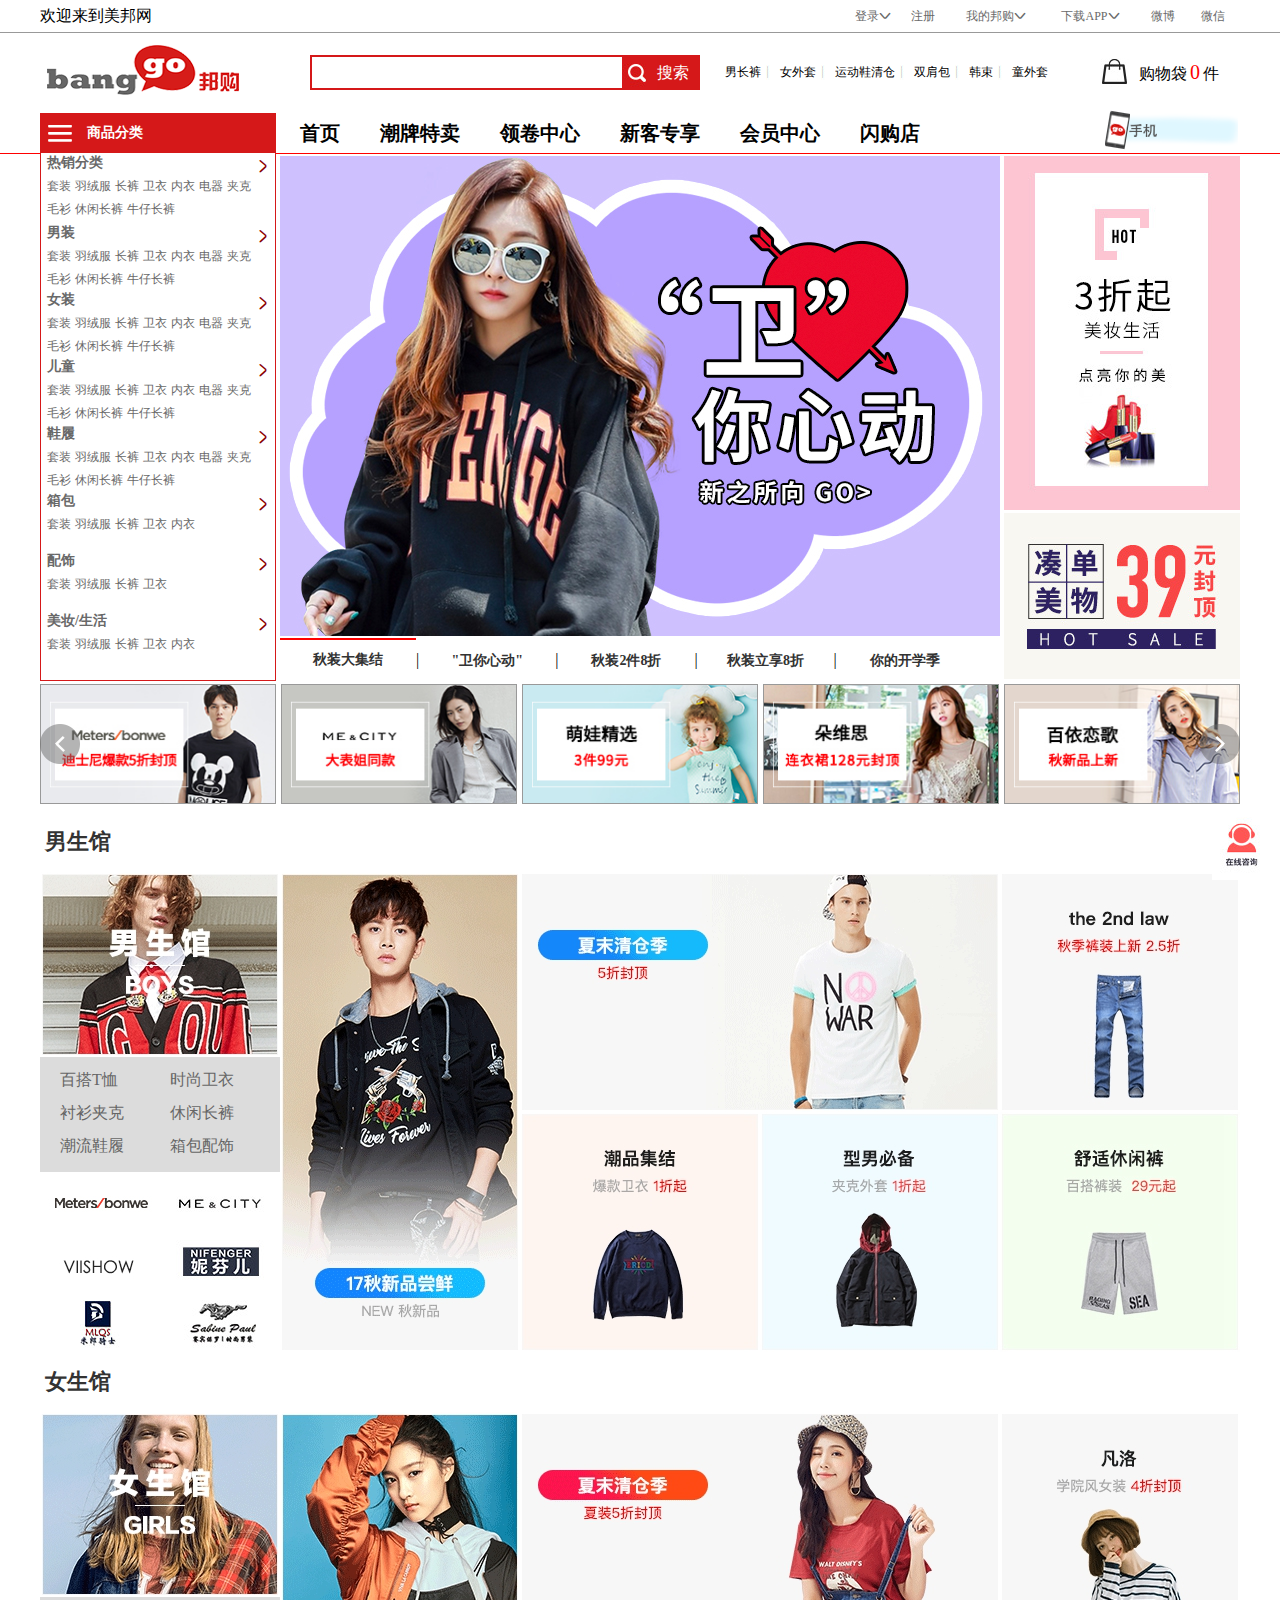
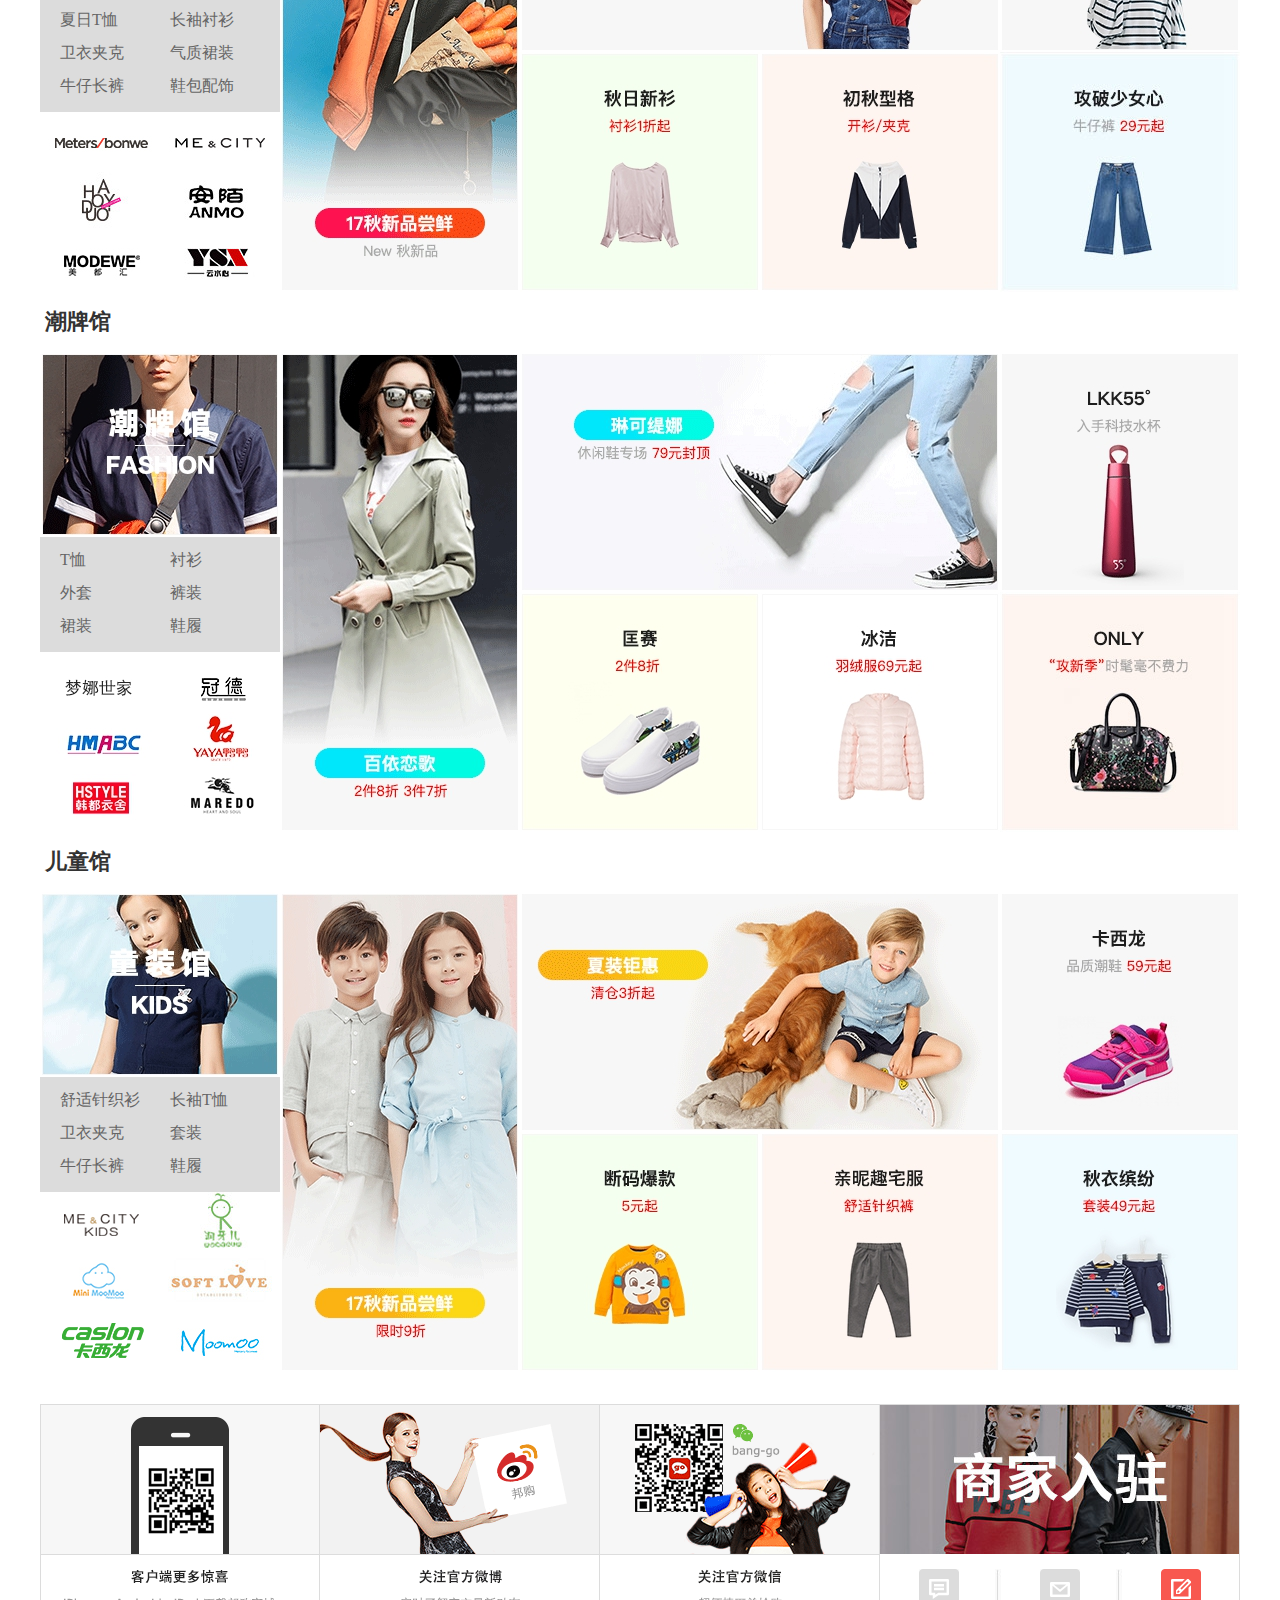
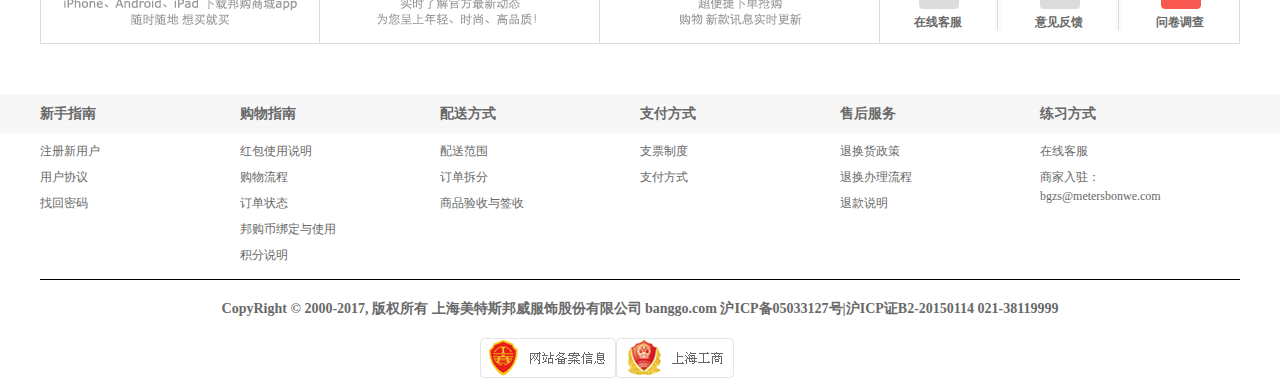
<file: index.html>
<!DOCTYPE html>
<html>
	<head>
		<meta charset="UTF-8">
		<title></title>
		<script src="jquery-1.11.1.min.js"></script>
		
		<link rel="stylesheet" type="text/css" href="1index22.css" />
		<link rel="stylesheet" type="text/css" href="index.css" />
		<link rel="stylesheet" type="text/css" href="font_8osw6w4czhgxpqfr/iconfont.css" />
		<link rel="stylesheet" type="text/css" href="font_1pvf82gts8oxbt9/iconfont.css"/>
	</head>
	<body>
		<div id="box-top"></div>
		
		
		<div class="box">
			<div class="main-top">
				<!--<div class="main-top-left">
				</div>-->
				
				
				<div class="main-top-center">
					<span id="leftgo"><</span>
					<span id="rightgo">></span>
					<img src="indeximg/001.jpg" class="imgs" style="z-index: 1;"/>
					<img src="indeximg/002.jpg" class="imgs" />
					<img src="indeximg/003.jpg" class="imgs"/>
					<img src="indeximg/004.jpg" class="imgs"/>
					<img src="indeximg/005.jpg" class="imgs"/>
					<ul>
						<li style="border-top:2px solid red; margin-top:2px;"><a href="#">秋装大集结</a></li>
														
						<i>|</i>
						<li><a href="#">"卫你心动"</a></li>
						<i>|</i>
						<li><a href="#">秋装2件8折</a></li>
						<i>|</i>
						<li><a href="#">秋装立享8折</a></li>
						<i>|</i>
						<li><a href="#">你的开学季</a></li>
					</ul>
				</div>
				
				
				
				<div class="main-top-right">
					<img src="indeximg/008.jpg" />
				</div>
				<div class="main-top-last">
					<img src="indeximg/009.jpg" />
				</div>
				
			</div>
<!--滚动的图片-->
			<div class="slide-show">
					<ul class="slide-roll">
						<li class="first"><a href="">
							<img src="indeximg/831pcrmpp_01.jpg"/></a>
						</li>
						<li><a href="">
							<img src="indeximg/831pcrmpp_02.jpg"/></a>
						</li>
						<li><a href="">
							<img src="indeximg/831pcrmpp_03.jpg"/></a>
						</li>
						<li><a href="">
							<img src="indeximg/831pcrmpp_04.jpg"/></a>
						</li>
						<li><a href="">
							<img src="indeximg/831pcrmpp_05.jpg"/></a>
						</li>
					
						<ul>
							<li class="first"><a href="">
								<img src="indeximg/831pcrmpp_06.jpg"/></a>
							</li>
							<li><a href="">
								<img src="indeximg/831pcrmpp_07.jpg"/></a>
							</li>
							<li><a href="">
								<img src="indeximg/831pcrmpp_08.jpg"/></a>
							</li>
							<li><a href="">
								<img src="indeximg/831pcrmpp_09.jpg"/></a>
							</li>
							<li><a href="">
								<img src="indeximg/831pcrmpp_10.jpg"/></a>
							</li>
						</ul>
					</ul>
					
					<img src="indeximg/rec_btn_lt.png" class="go-left"/>
					<img src="indeximg/rec_btn_rt.png" class="go-right" />
						
					
					
				</div>
			<h1><a href="#">男生馆</a></h1>
			<div class="main-center-boy">
<!--男生馆6张图片-->
				<a href="delails.html" style="position: absolute; width: 240px; height: 185px; top: 0px; left: 0px; opacity: 1;"><img src="indeximg/831louceng08.jpg" style="display: block; width:100%; height: 100%;"/></a>
				<div class="main-center-boy-left">
					<a href="delails.html" style="position: absolute; top: 13px; left: 20px; opacity: 1;">百搭T恤</a>
					<a href="delails.html" style="position: absolute; top: 13px; left: 130px; opacity: 1;">时尚卫衣</a>
					<a href="delails.html" style="position: absolute; top: 46px; left: 20px; opacity: 1;">衬衫夹克</a>
					<a href="delails.html" style="position: absolute; top: 46px; left: 130px; opacity: 1;">休闲长裤</a>
					<a href="delails.html" style="position: absolute; top: 79px; left: 20px; opacity: 1;">潮流鞋履</a>
					<a href="delails.html" style="position: absolute; top: 79px; left: 130px; opacity: 1;">箱包配饰</a>
				</div>
<!--男生馆下面的6张图片-->				
				<a href="delails.html" style="position: absolute; width:120px; height:60px;bottom: 120px; left:0px; opacity: 1;"><img src="indeximg/10.jpg" style="display: block; width:100%; height: 100%;"/></a>
				<a href="delails.html" style="position: absolute; width:120px; height:60px;bottom: 120px; left:120px; opacity: 1;"><img src="indeximg/11.jpg" style="display: block; width:100%; height: 100%;"/></a>
				<a href="delails.html" style="position: absolute; width:120px; height:60px;bottom: 60px; left:0px; opacity: 1;"><img src="indeximg/12.jpg" style="display: block; width:100%; height: 100%;"/></a>
				<a href="delails.html" style="position: absolute; width:120px; height:60px;bottom: 60px; left:120px; opacity: 1;"><img src="indeximg/13.jpg" style="display: block; width:100%; height: 100%;"/></a>
				<a href="delails.html" style="position: absolute; width:120px; height:60px;bottom: 0px; left:0px; opacity: 1;"><img src="indeximg/14.jpg" style="display: block; width:100%; height: 100%;"/></a>
				<a href="delails.html" style="position: absolute; width:120px; height:60px;bottom: 0px; left:120px; opacity: 1;"><img src="indeximg/15.jpg" style="display: block; width:100%; height: 100%;"/></a>
<!--男生馆6张图片-->	
				<a href="delails.html" style="position: absolute; width: 240px; height: 480px; top: 0px; left: 240px; opacity: 1;"><img src="indeximg/831louceng09.jpg" style="display: block; width:100%; height: 100%;"/></a>
				
				<a href="delails.html" style="position: absolute; width: 480px; height: 240px; top: 0px; left: 480px; opacity: 1;"><img src="indeximg/831louceng10.jpg" style="display: block; width:100%; height: 100%;"/></a>
				
				<a href="delails.html" style="position: absolute; width: 240px; height: 240px; top: 0px; right: 0px; opacity: 1;"><img src="indeximg/831louceng11.jpg" style="display: block; width:100%; height: 100%;"/></a>
				
				<a href="delails.html" style="position: absolute; width: 240px; height: 240px; top: 240px; left: 480px; opacity: 1;"><img src="indeximg/831louceng12.jpg" style="display: block; width:100%; height: 100%;"/></a>
				
				<a href="delails.html" style="position: absolute; width: 240px; height: 240px; top: 240px; left: 720px; opacity: 1;"><img src="indeximg/831louceng13.jpg" style="display: block; width:100%; height: 100%;"/></a>
				
				<a href="delails.html" style="position: absolute; width: 240px; height: 240px; top: 240px; left: 960px; opacity: 1;"><img src="indeximg/831louceng14.jpg" style="display: block; width:100%; height: 100%;"/></a>
				
				
				
			</div>
<!--请求json文件给女生馆添加数据-->			
			
			<h1><a href="#">女生馆</a></h1>
			<div class="main-center-girl">
			</div>
<!--请求json文件给潮牌馆添加数据-->			
			<h1><a href="#">潮牌馆</a></h1>
			<div class="main-center-fashion">
			</div>
<!--请求json文件给儿童馆添加数据-->			
			<h1><a href="#">儿童馆</a></h1>
			<div class="main-center-son">
			</div>
			
		</div>
		
		
	<!--xbox最后一个-->		
		<div id="content-wrap"></div>
		
	<!--x页脚-->		
		<div id="footer-wrap"></div>
		
	<!--x悬浮小火箭-->	
		<a href="#" class="go-top"><img src="img/top.jpg"/></a>
		<a href="#" class="go-top1"><img src="img/zixun.jpg"/></a>
	</body>
</html>

<script src="index.js"></script>
<script src="1index22.js">
	
</script>
<script>
//	$("#box-top").load("index22.html .box-top")
//	$("#content-wrap").load("index22.html .content-list")
//	
//	$("#footer-wrap").load("index22.html .footer")
	
	
</script>
</file>
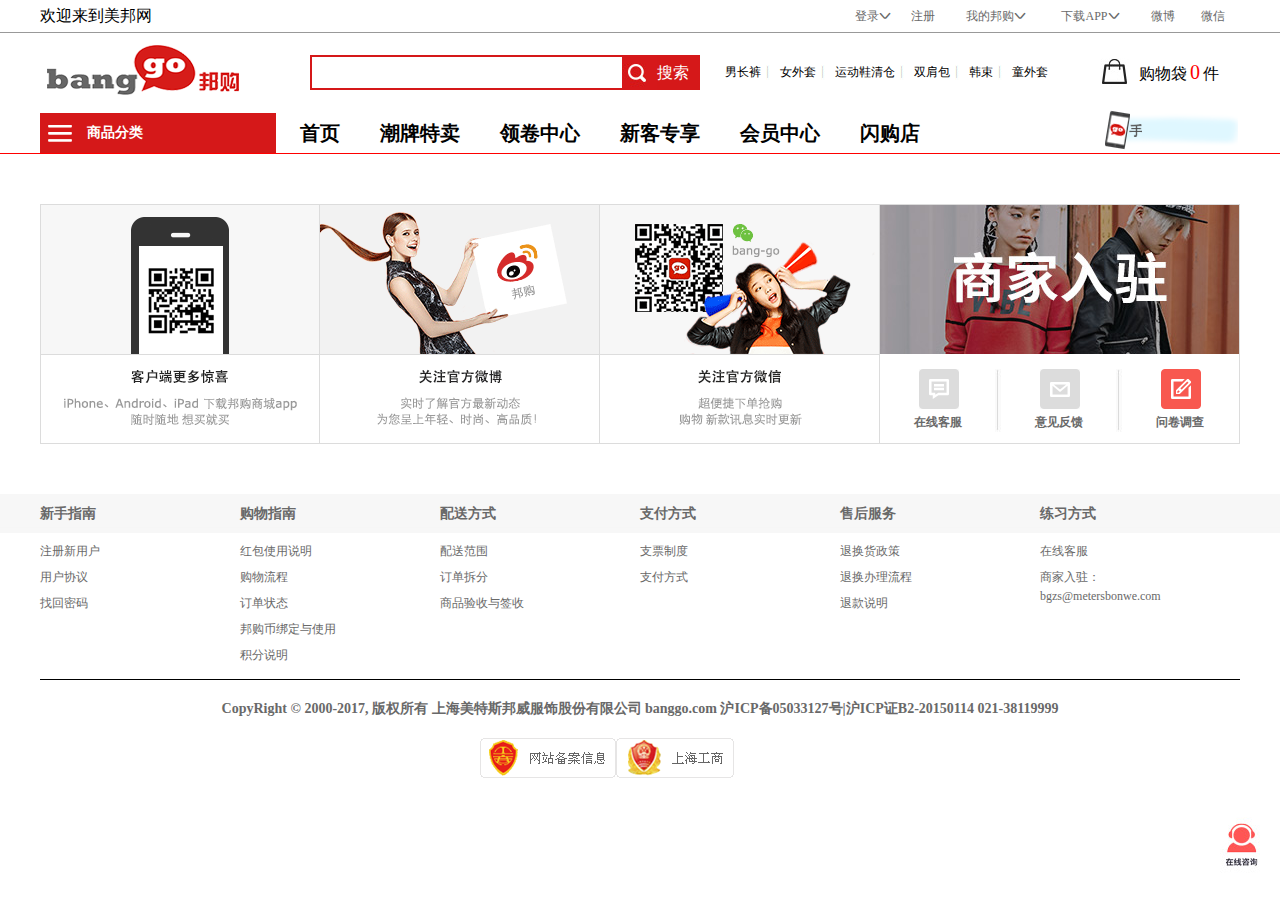
<file: 1index22.html>
<!DOCTYPE html>
<html>
	<head>
		<meta charset="UTF-8">
		<title></title>
		<link rel="stylesheet" type="text/css" href="1index22.css"/>
		<link rel="stylesheet" type="text/css" href="font_8osw6w4czhgxpqfr/iconfont.css" />
		<link rel="stylesheet" type="text/css" href="font_1pvf82gts8oxbt9/iconfont.css"/>
		<script src="jquery-1.11.1.min.js"></script>
	</head>
	<body>
		<div class="box-top">     <!--最顶上的部分-->
			<div class="box-header">
				<div class="header">
					<p>欢迎来到美邦网</p>
					<ul>
						<li style="width: 50px;"><a href="enter.html">登录<i class="iconfont">&#xe62e;</i></a>
							<ul id="ul-one">
								<li><a href="">QQ账户登录</a></li>
								<li><a href="">支付宝登录</a></li>
								<li><a href="">微信账户登录</a></li>
							</ul>
						</li>
						<li style="width: 50px;"><a href="enroll.html">注册</a></li>
						<li style="width: 95px;"><a href="">我的邦购<i class="iconfont">&#xe62e;</i></a>
							<ul id="ul-two">
								<li><a href="#">我的订单</a></li>
								<li><a href="#">我的积分</a></li>
								<li><a href="#">我的点赞</a></li>
								<li><a href="#">收货地址</a></li>
							</ul>
						</li>
											
						<li style="width: 95px;"><a href="">下载APP<i class="iconfont">&#xe62e;</i></a>
							<div id="mobile"><img src="img/mbshop_pic_mobile.png"/></div>
						</li>
						<li style="width: 50px;"><a href="">微博</a></li>
						<li style="width: 50px;"><a href="">微信</a>
							<div id="erweima"><img src="img/mbshop_pic_erweima.jpg"/></div>
						</li>
					</ul>
				</div>
			</div>
	<!-------nav-->
				<div class="box-nav">
					<div class="nav">
						<img src="img/logo.png" />
						<div class="sou"><input type="text" class="txt" /><span></span><a href="#">搜索</a></div>
						<ul class="nav1">
							<li><a href="##">男长裤</a><span></span></li>
							<li><a href="##">女外套</a><span></span></li>
							<li><a href="##">运动鞋清仓</a><span></span></li>
							<li><a href="##">双肩包</a><span></span></li>
							<li><a href="##">韩束</a><span></span></li>
							<li><a href="##">童外套</a></li>
						</ul>
						<div class="shop"><span class="gou"></span><a href="#">购物袋<span class="shopcount">0</span>件</a></div>
				<!--下拉菜单-->		
						<div class="pull-down-list" id="showall"><span class="pull"></span><a href="#" class="acolor">商品分类</a>
							<ul class="showpull" id="pull-down">
								<li class="lili"><a href="#">热销分类</a><i class="iconfont">&#xe62d;</i><br>
										<ul>
											<a href="#">套装</a>
											<a href="#">羽绒服</a>
											<a href="#">长裤</a>
											<a href="#">卫衣</a>
											<a href="#">内衣</a>
											<a href="#">电器</a>
											<a href="#">夹克</a>
											<a href="#">毛衫</a>
											<a href="#">休闲长裤</a>
											<a href="#">牛仔长裤</a>
										</ul>
				<!--子界面-->
								</li>
								<li class="lili" style="height: 67px;"><a href="#">男装</a><i class="iconfont">&#xe62d;</i>
									<ul>
										<a href="#">套装</a>
										<a href="#">羽绒服</a>
										<a href="#">长裤</a>
										<a href="#">卫衣</a>
										<a href="#">内衣</a>
										<a href="#">电器</a>
										<a href="#">夹克</a>
										<a href="#">毛衫</a>
										<a href="#">休闲长裤</a>
										<a href="#">牛仔长裤</a>
									</ul>
								</li>
								<li class="lili" style="height: 67px;"><a href="#">女装</a><i class="iconfont">&#xe62d;</i>
									<ul>
										<a href="#">套装</a>
										<a href="#">羽绒服</a>
										<a href="#">长裤</a>
										<a href="#">卫衣</a>
										<a href="#">内衣</a>
										<a href="#">电器</a>
										<a href="#">夹克</a>
										<a href="#">毛衫</a>
										<a href="#">休闲长裤</a>
										<a href="#">牛仔长裤</a>
									</ul>
								</li>
								<li class="lili" style="height: 67px;"><a href="#">儿童</a><i class="iconfont">&#xe62d;</i>
									<ul>
										<a href="#">套装</a>
										<a href="#">羽绒服</a>
										<a href="#">长裤</a>
										<a href="#">卫衣</a>
										<a href="#">内衣</a>
										<a href="#">电器</a>
										<a href="#">夹克</a>
										<a href="#">毛衫</a>
										<a href="#">休闲长裤</a>
										<a href="#">牛仔长裤</a>
									</ul>
								</li>
								<li class="lili" style="height: 67px;"><a href="#">鞋履</a><i class="iconfont">&#xe62d;</i>
									<ul>
										<a href="#">套装</a>
										<a href="#">羽绒服</a>
										<a href="#">长裤</a>
										<a href="#">卫衣</a>
										<a href="#">内衣</a>
										<a href="#">电器</a>
										<a href="#">夹克</a>
										<a href="#">毛衫</a>
										<a href="#">休闲长裤</a>
										<a href="#">牛仔长裤</a>
									</ul>
								</li>
								<li class="lili" style="height: 60px;"><a href="#">箱包</a><i class="iconfont">&#xe62d;</i>
									<ul style="height: 40px;">
										<a href="#">套装</a>
										<a href="#">羽绒服</a>
										<a href="#">长裤</a>
										<a href="#">卫衣</a>
										<a href="#">内衣</a>
									</ul>
								</li>
								<li class="lili" style="height: 60px;"><a href="#">配饰</a><i class="iconfont">&#xe62d;</i>
									<ul style="height: 40px;">
										<a href="#">套装</a>
										<a href="#">羽绒服</a>
										<a href="#">长裤</a>
										<a href="#">卫衣</a>
									</ul>
								</li>
								<li class="lili" style="height: 60px;"><a href="#">美妆/生活</a><i class="iconfont">&#xe62d;</i>
									<ul style="height:40px;">
										<a href="#">套装</a>
										<a href="#">羽绒服</a>
										<a href="#">长裤</a>
										<a href="#">卫衣</a>
										<a href="#">内衣</a>
									</ul>
								</li>
							</ul>
				<!---------------二级菜单-->
									<div class="bigbox">
										<!--<div id="son-pull" class="sonpull1">
											<div id="son-pull-left">
												<ul><a href="#">男生热门</a>
													<li>
														<a href="http://127.0.0.1:8020/Metersbonwe/Metersbonwe/delails/delails.html">短袖T恤</a>
														<a href="#">短袖衬衫</a>
														<a href="#">POLO</a>
														<a href="#">长袖衬衫</a>
														<a href="#">休闲中短裤</a>
														<a href="#">休闲长裤</a>
														<a href="#">牛仔裤</a>
														<a href="#">针织衫</a>
														<a href="#">内衣</a>
														<a href="#">箱包</a>
														<a href="#">鞋履</a>
														<a href="#">配饰</a>
													</li>
												</ul>
												<ul>  <a href="#">女生热门</a>
													<li>
														<a href="#">短袖</a>
														<a href="#">连衣裙</a>
														<a href="#">半身裙</a>
														<a href="#">休闲中短裤</a>
														<a href="#">牛仔中短裤</a>
														<a href="#">内衣</a>
														<a href="#">箱包</a>
														<a href="#">鞋履</a>
														<a href="#">配饰</a>
													</li>
												</ul>
												<ul>  <a href="#">儿童热门</a>
													<li>
														<a href="#">短袖T恤</a>
														<a href="#">套装</a>
														<a href="#">裙装</a>
														<a href="#">衬衫</a>
														<a href="#">内中短裤</a>
														<a href="#">长裤</a>
														<a href="#">鞋包配</a>
														<a href="#">婴幼童</a>
													</li>
												</ul>
											</div>
											<div id="son-pull-right">
												<img src="img/502.jpg"/>
												<div id="right-box">
													<p class="box_p">当季流行热门品牌</p>
													<dl>
														<dd> <a href="#"> <img src="img/001.jpg"/> </dd>
														<dd> <a href="#"> <img src="img/002.jpg"/> </dd>
														<dd> <a href="#"> <img src="img/003.jpg"/> </dd>
														<dd> <a href="#"> <img src="img/004.jpg"/> </dd>
													</dl>
													<dl>
														<dd> <a href="#"> <img src="img/005.jpg"/> </dd>
														<dd> <a href="#"> <img src="img/006.jpg"/> </dd>
														<dd> <a href="#"> <img src="img/007.jpg"/> </dd>
														<dd> <a href="#"> <img src="img/008.jpg"/> </dd>
													</dl>	
												</div>
											</div>
										</div>-->
									</div>	
										
						
						
						
						</div>
						<ul class="nav2">
							<li><a href="#">首页</a></li>
							<li><a href="#">潮牌特卖</a></li>
							<li><a href="#">领卷中心</a></li>
							<li><a href="#">新客专享</a></li>
							<li><a href="#">会员中心</a></li>
							<li><a href="#">闪购店</a></li>
						</ul>
						<div class="nav-list"></div>
						
					</div>
				</div>
			
		</div>











		<div class="box">
<!--main-->	

			<div class="main"></div>
			
			
		</div>		
<!--content-list//最后一个内容板块-->		
			<div class="content-list">
				<dl>
					<dt><img src="img/01.png"/></dt>
				</dl>
				<dl>
					<dt><img src="img/02.png"/></dt>
				</dl>
				<dl>
					<dt><img src="img/03.png"/></dt>
				</dl>
				<dl id="list-box">
					<dt><img src="img/shanggd.jpg"/></dt>
					<div class="list-box1">
						<dl>
						<dt><img src="img/indexonline.png"/></dt>
							<dd><a href="#">在线客服</a></dd>
						</dl><span></span>
						<dl>
							<dt><img src="img/indexopinion.png"/></dt>
							<dd><a href="#">意见反馈</a></dd>
						</dl><span></span>
						<dl>
							<dt><img src="img/indexsurvey.png"/></dt>
							<dd><a href="#">问卷调查</a></dd>
						</dl>
					</div>
						
				</dl>	
			</div>
		
		
<!--footer-->		
			<div class="footer">
				<div class="nav3">
					<ul class="uu">
						<li><a href="#">新手指南</a></li>
						<li><a href="#">购物指南</a></li>				
						<li><a href="#">配送方式</a></li>				
						<li><a href="#">支付方式</a></li>				
						<li><a href="#">售后服务</a></li>				
						<li><a href="#">练习方式</a></li>				
					</ul>
				</div>
	 	
	 			
	 		
	 		
	 		
	 	<!--页脚的新手指南-->			
	 			<div class="guild">
					<ul>
						<li><a href="#">注册新用户</a></li>
						<li><a href="#">用户协议</a></li>
						<li><a href="#">找回密码</a></li>
					</ul>
					<ul>
						<li><a href="#">红包使用说明</a></li>
						<li><a href="#">购物流程</a></li>
						<li><a href="#">订单状态</a></li>
						<li><a href="#">邦购币绑定与使用</a></li>
						<li><a href="#">积分说明</a></li>
					</ul>
					<ul>
						<li><a href="#">配送范围</a></li>
						<li><a href="#">订单拆分</a></li>
						<li><a href="#">商品验收与签收</a></li>
					</ul>
					<ul>
						<li><a href="#">支票制度</a></li>
						<li><a href="#">支付方式</a></li>
					</ul>
					<ul>
						<li><a href="#">退换货政策</a></li>
						<li><a href="#">退换办理流程</a></li>
						<li><a href="#">退款说明</a></li>
					</ul>
					<ul>
						<li><a href="#">在线客服</a></li>
						<li><a href="#">商家入驻：<br>bgzs@metersbonwe.com</a></li>
						
					</ul>
				</div>
			<!--版权-->
				<div class="copyright">
					<P>CopyRight © 2000-2017, 版权所有 上海美特斯邦威服饰股份有限公司 banggo.com 沪ICP备05033127号|沪ICP证B2-20150114 021-38119999</P>
					<a href="#"><img src="img/lz_beian_h40.png"/></a>
					<a href="#"><img src="img/lz_shgs_h40.png"/></a>
				</div>
				
				
		
			
			
			
			</div>
		
			
			
		<!--x悬浮小火箭-->	
			<a href="#" class="go-top"><img src="img/top.jpg"/></a>
			<a href="#" class="go-top1"><img src="img/zixun.jpg"/></a>	
		

		
	</body>
</html>
<script src="1index22.js"></script>
</file>
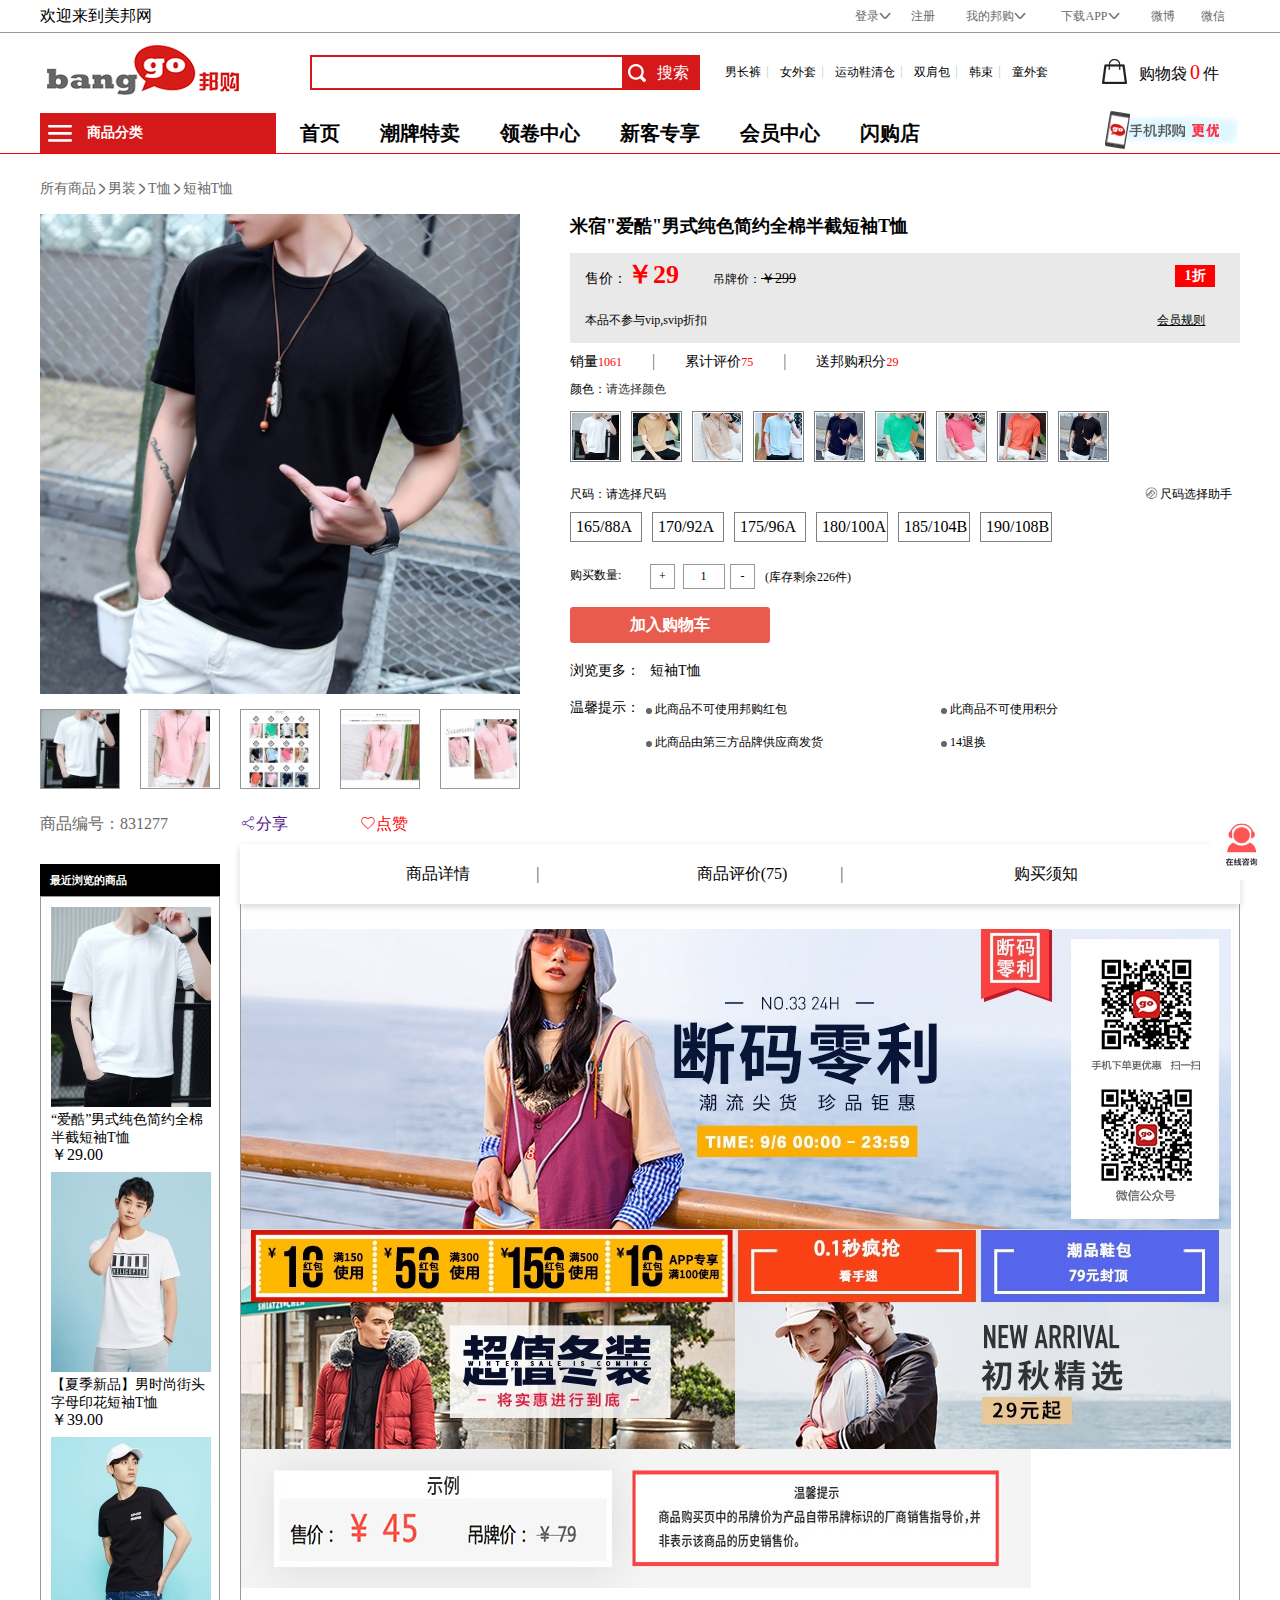
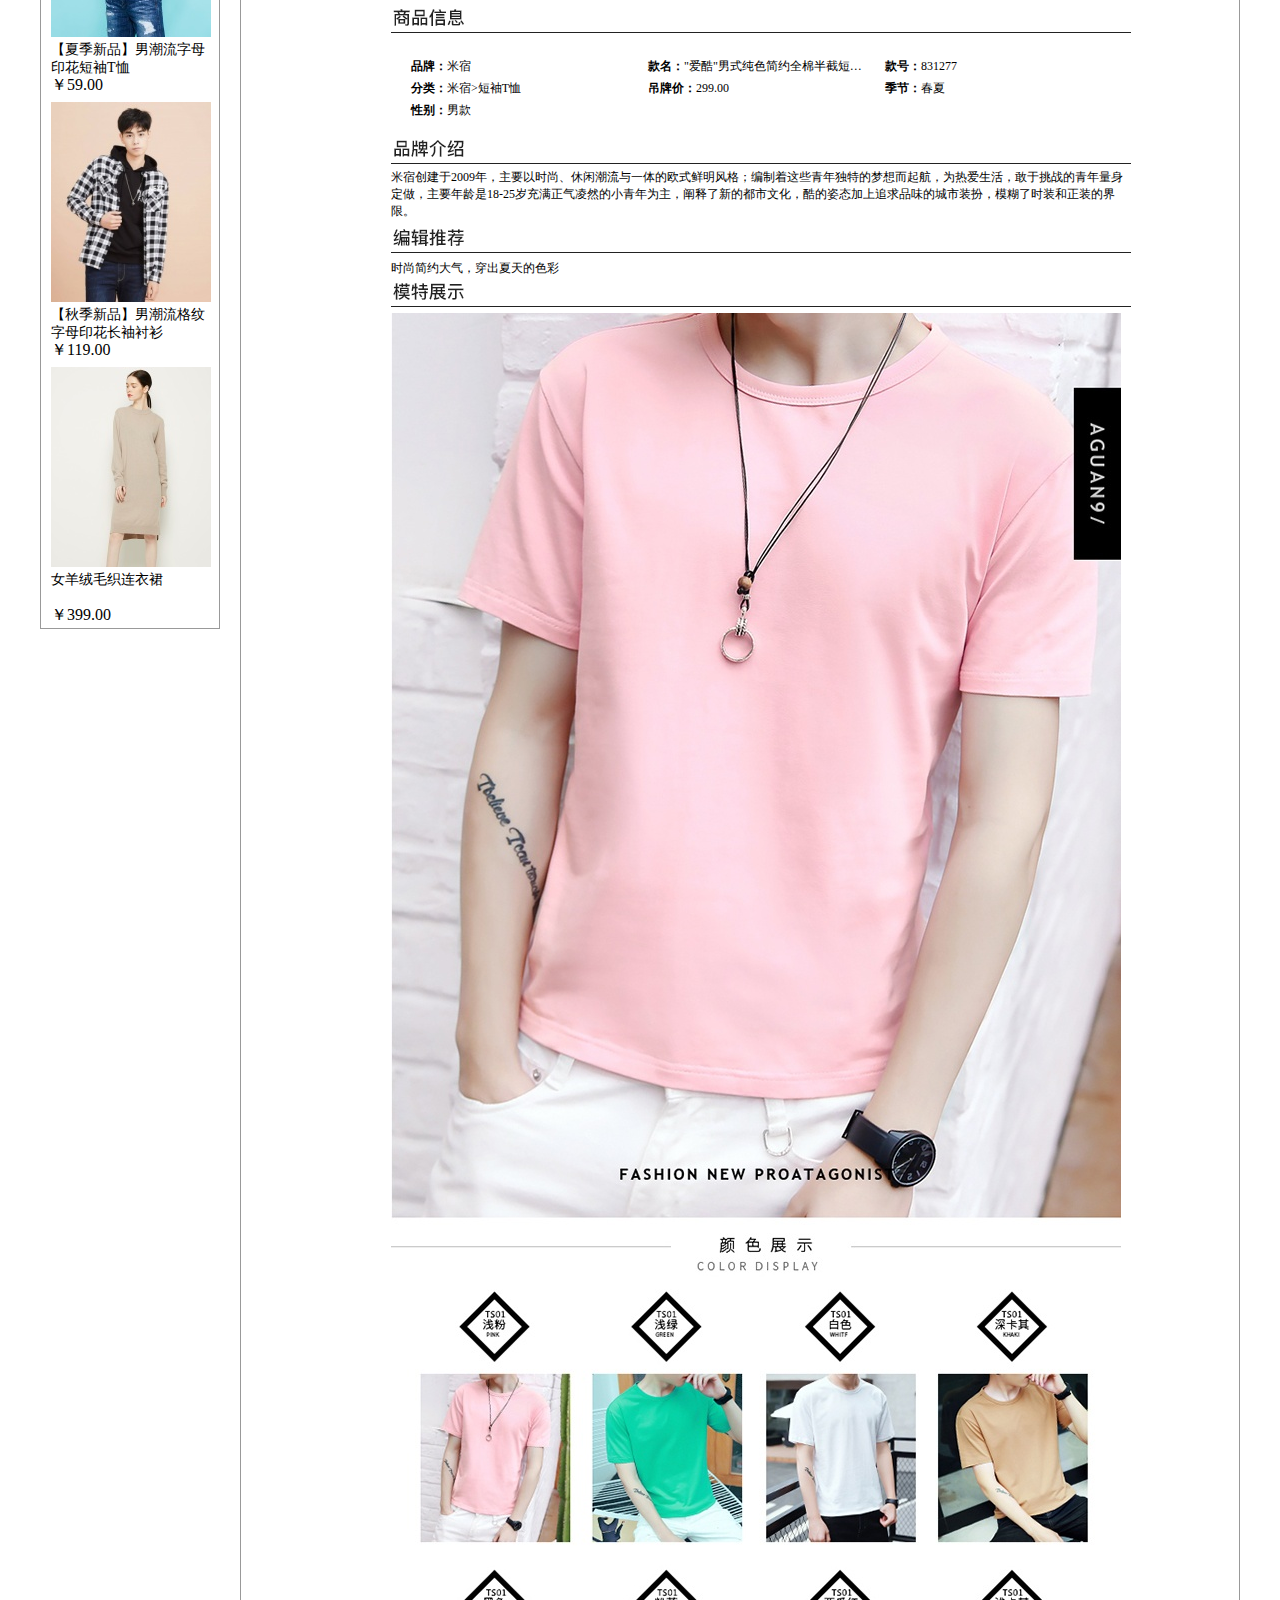
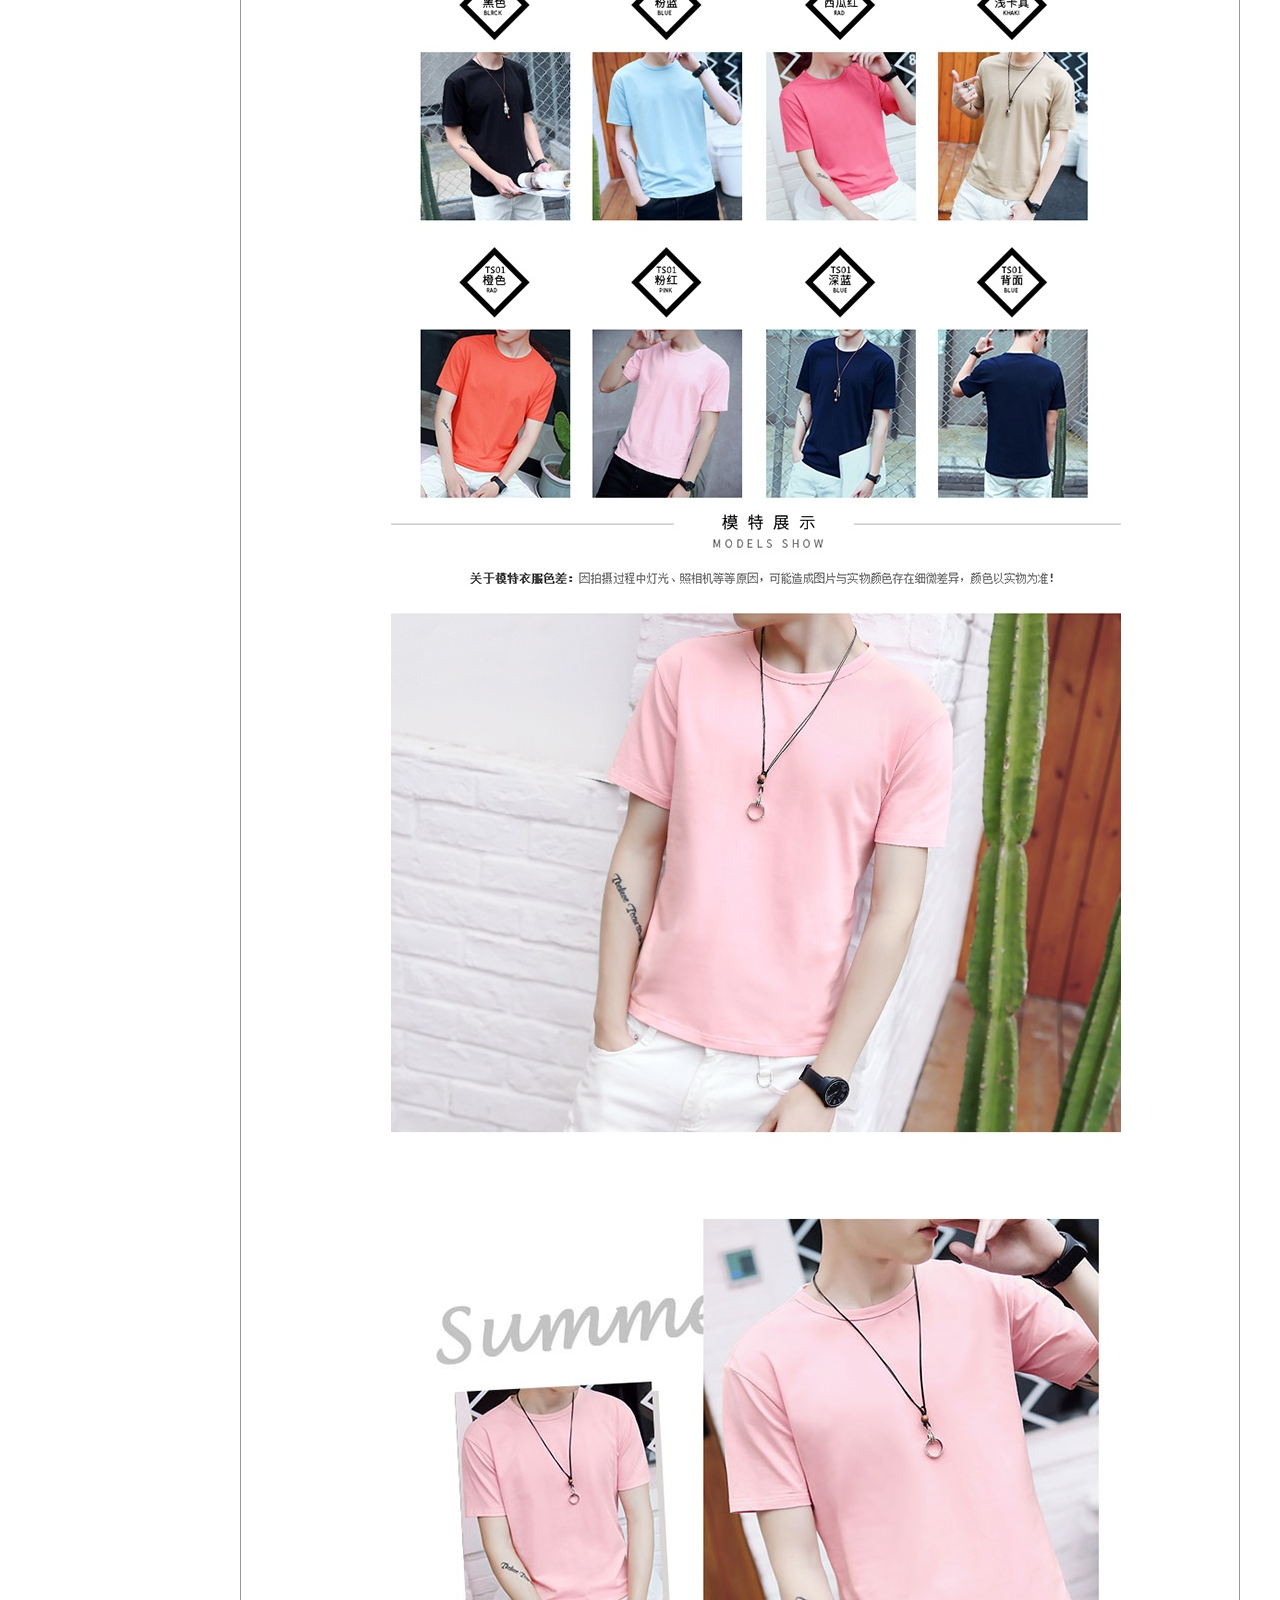
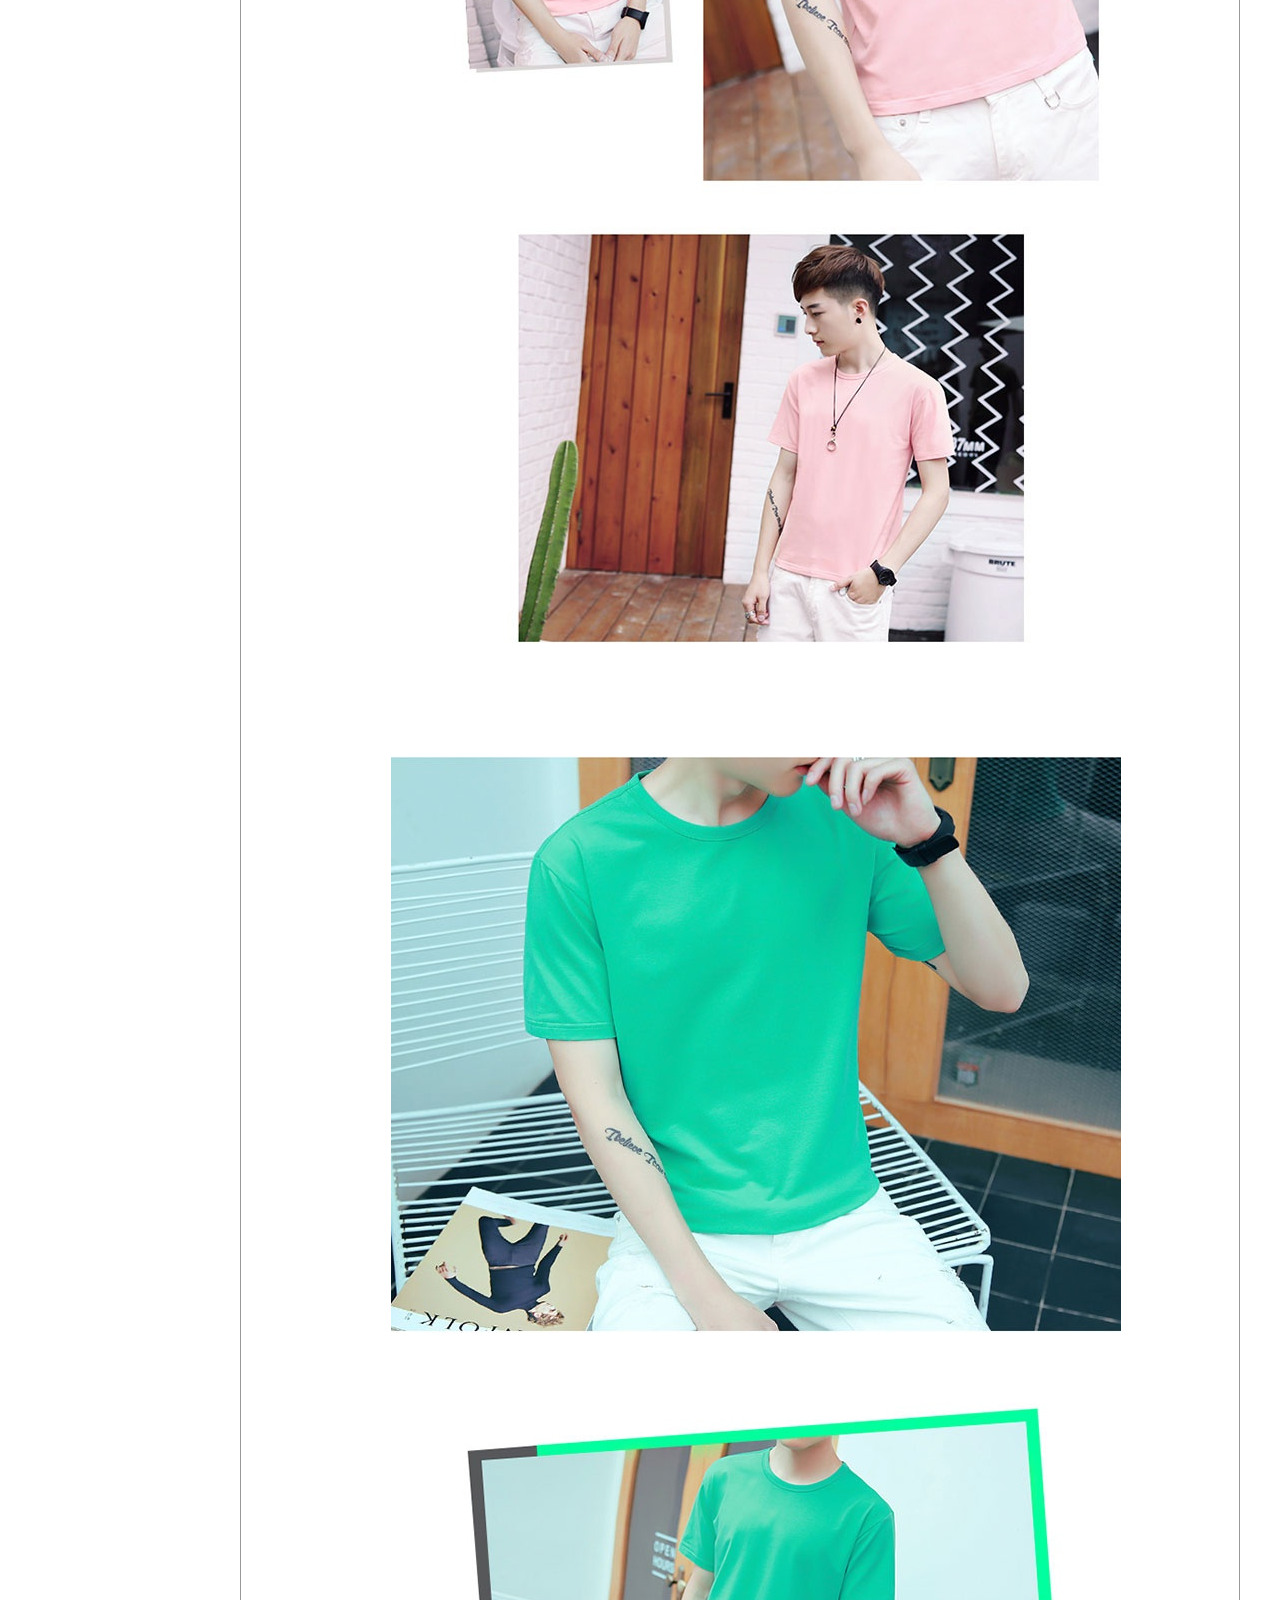
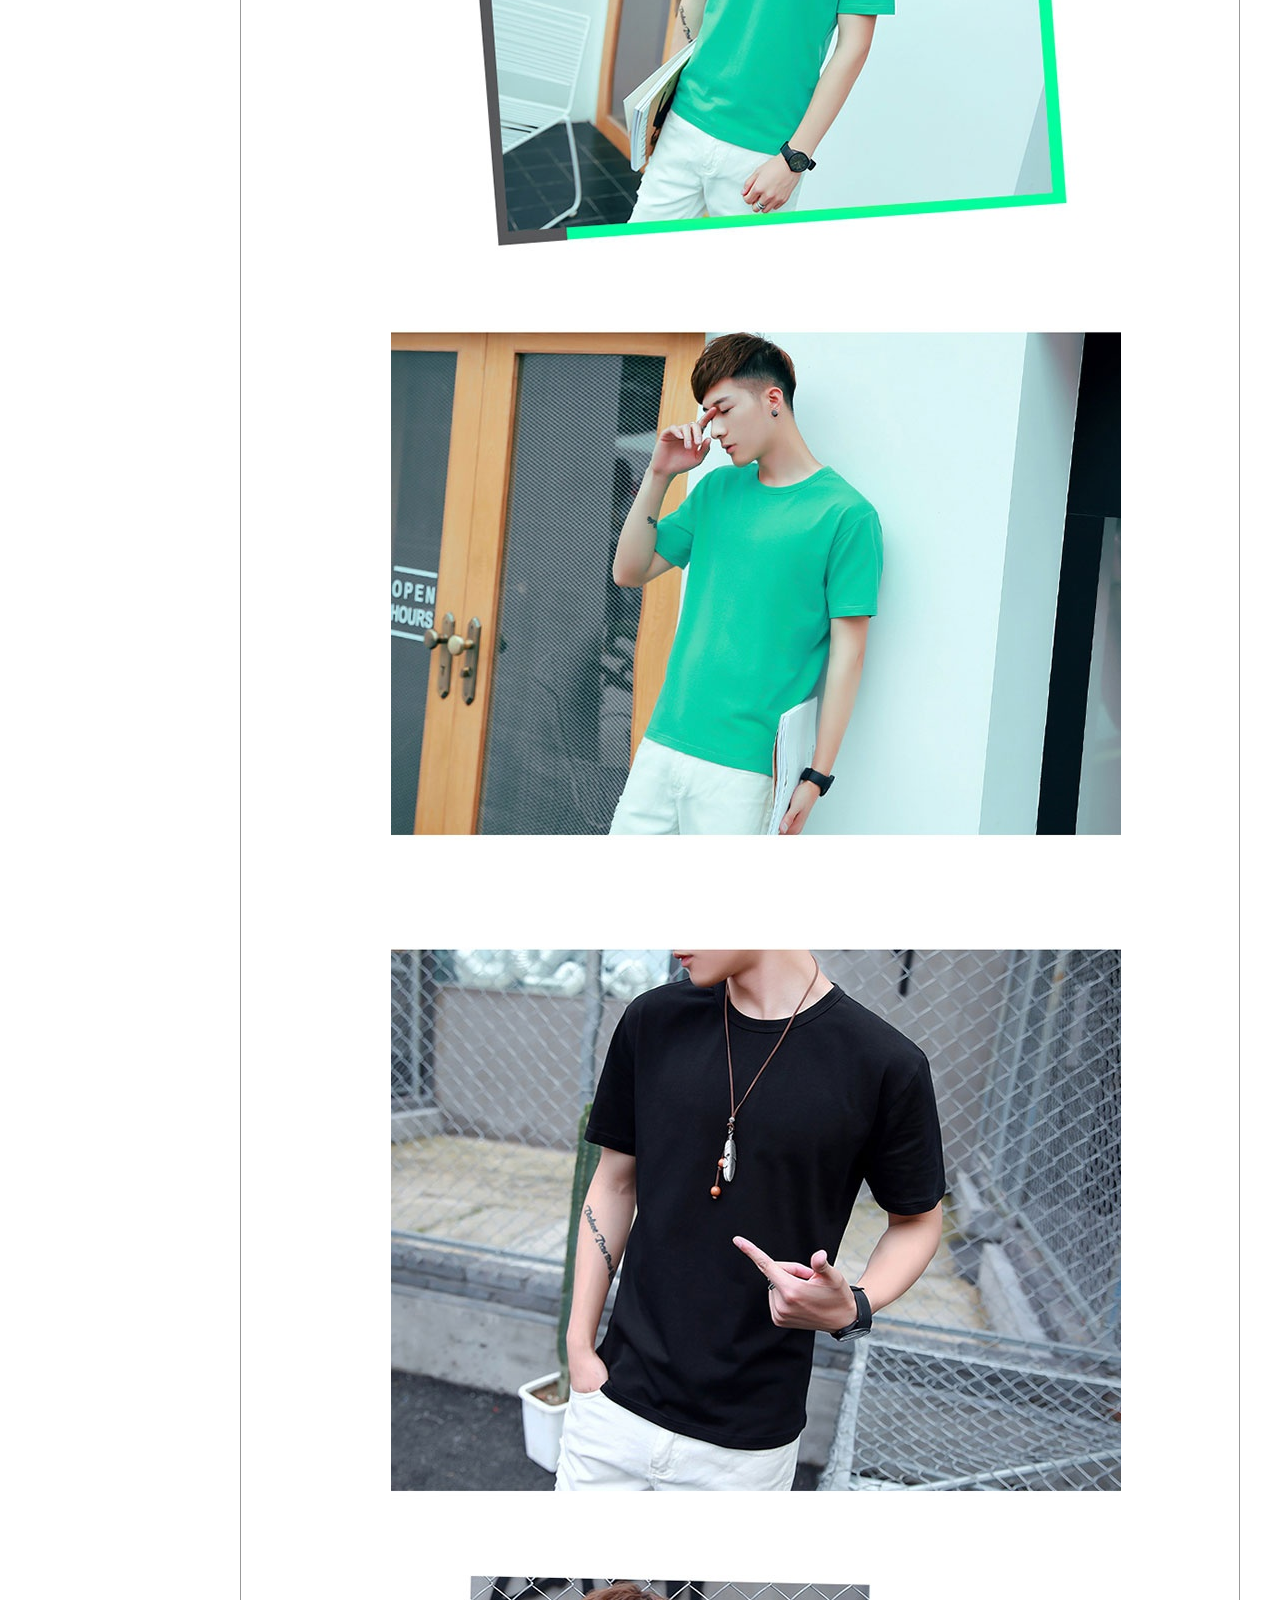
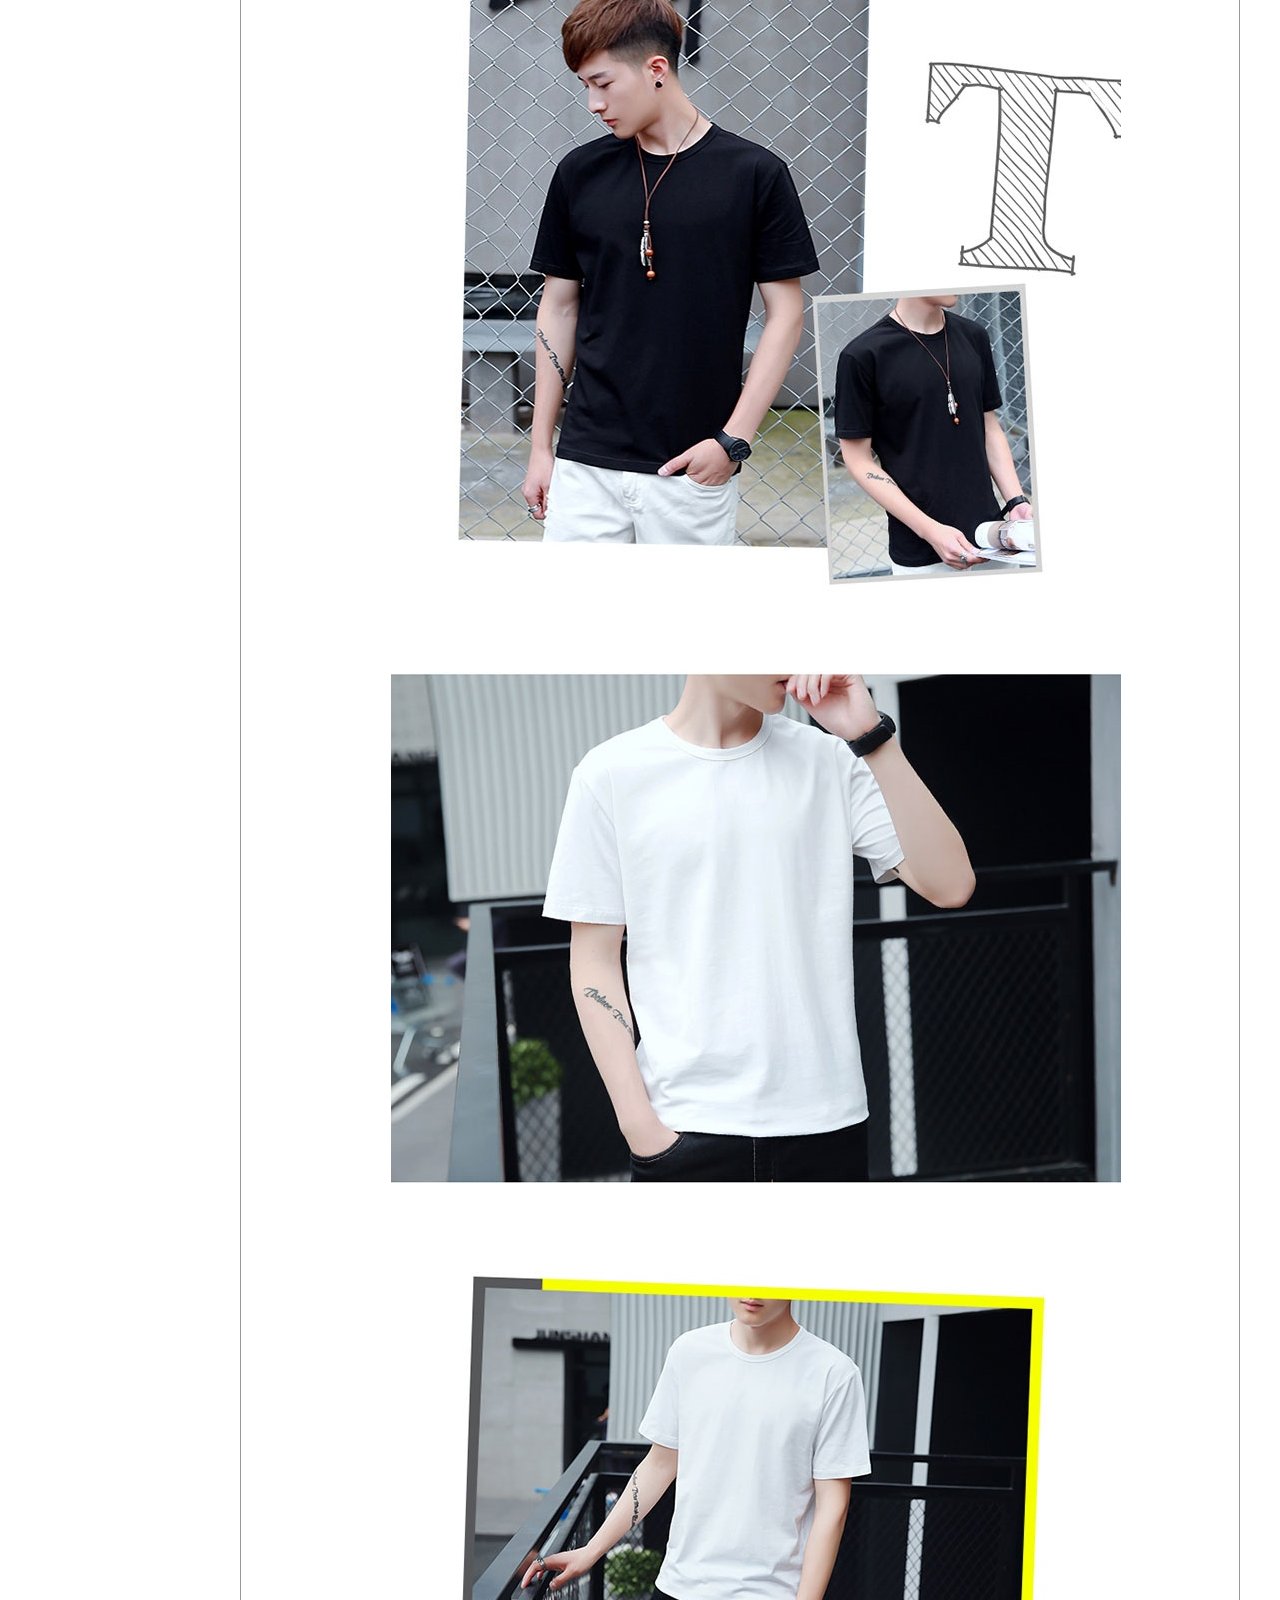
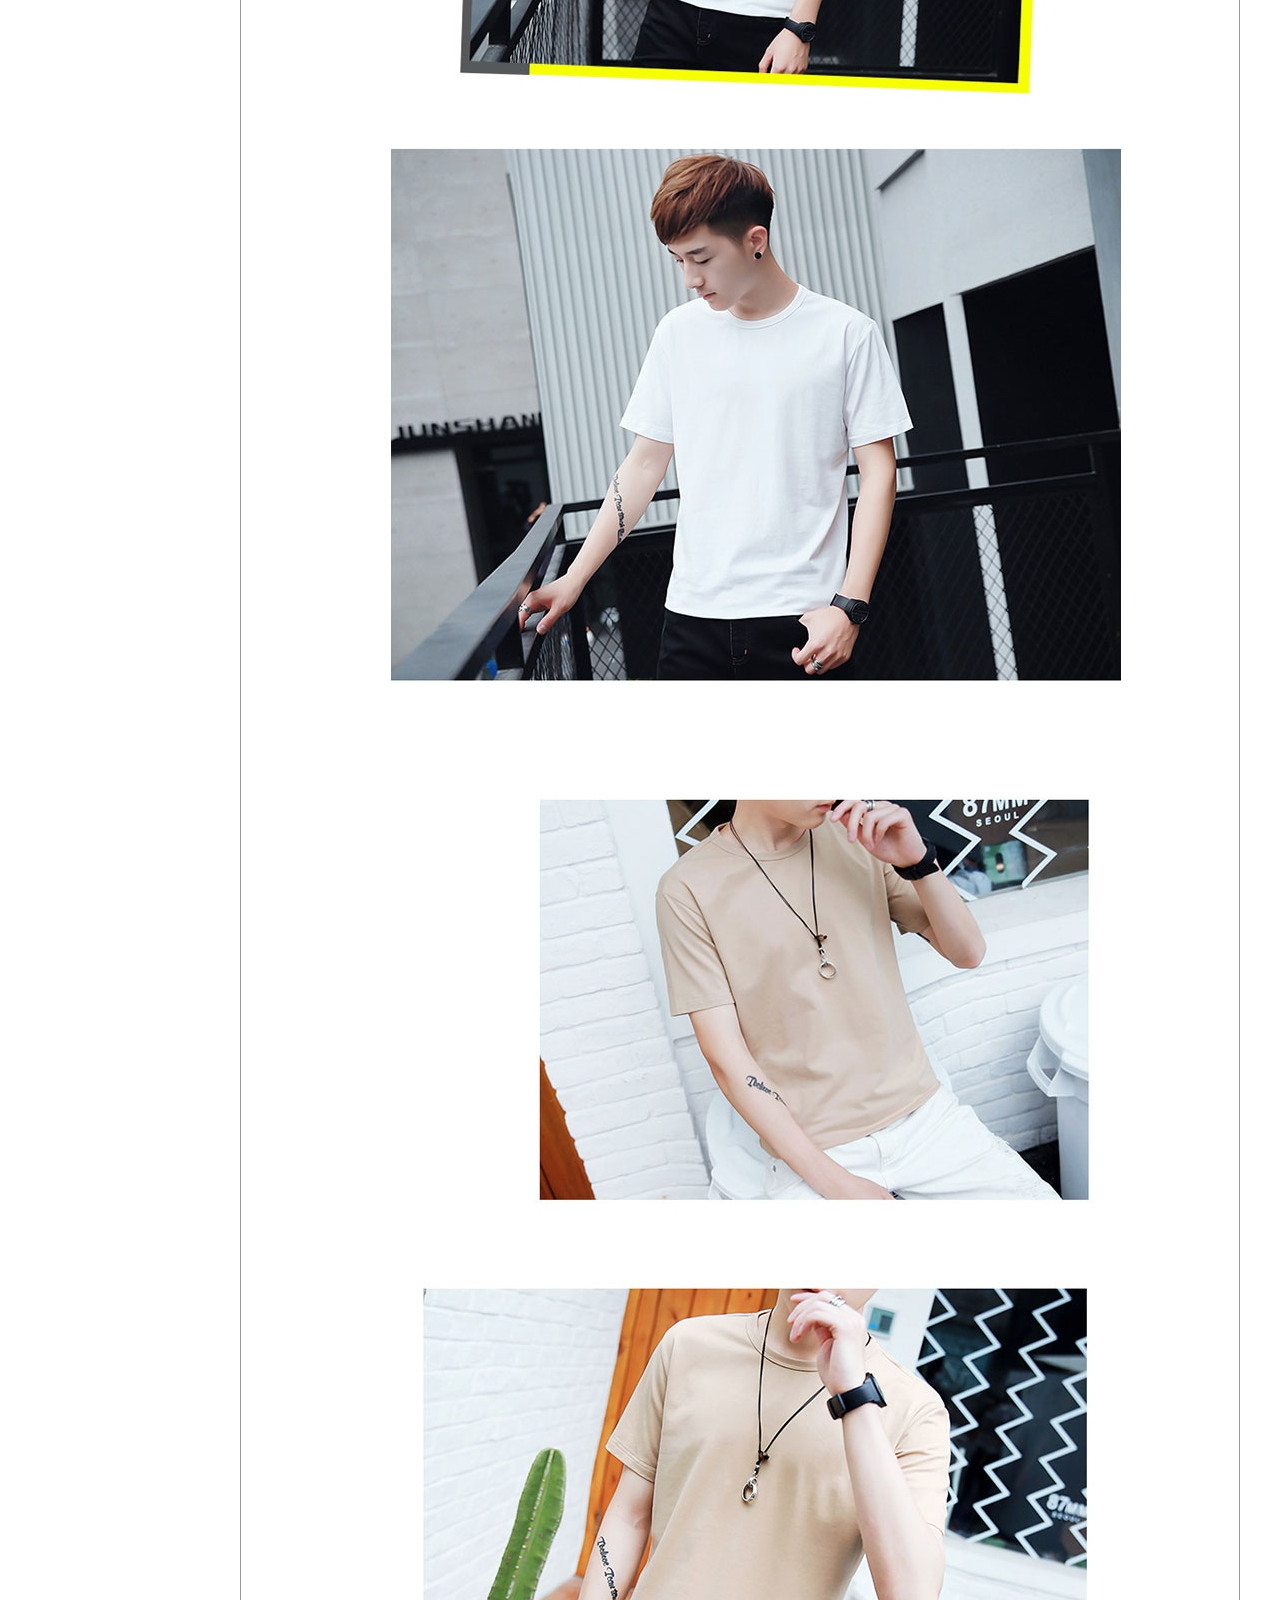
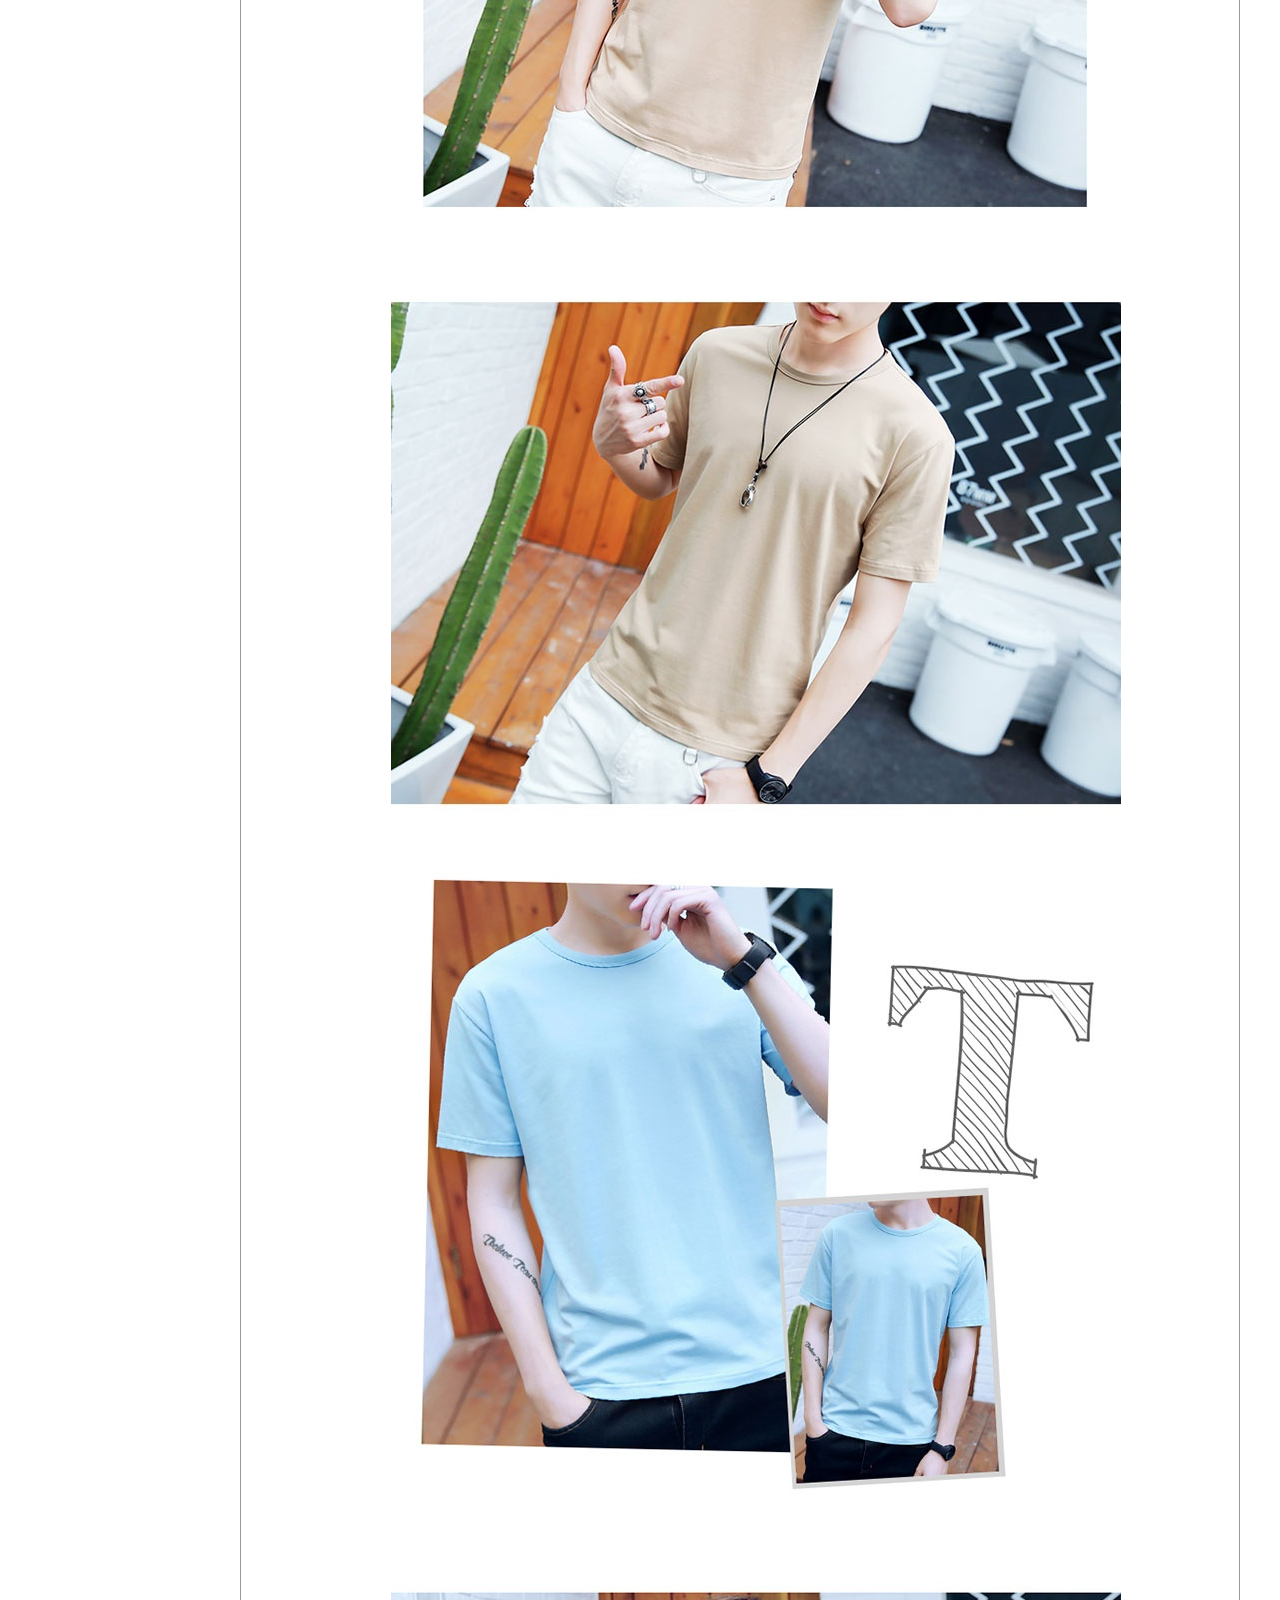
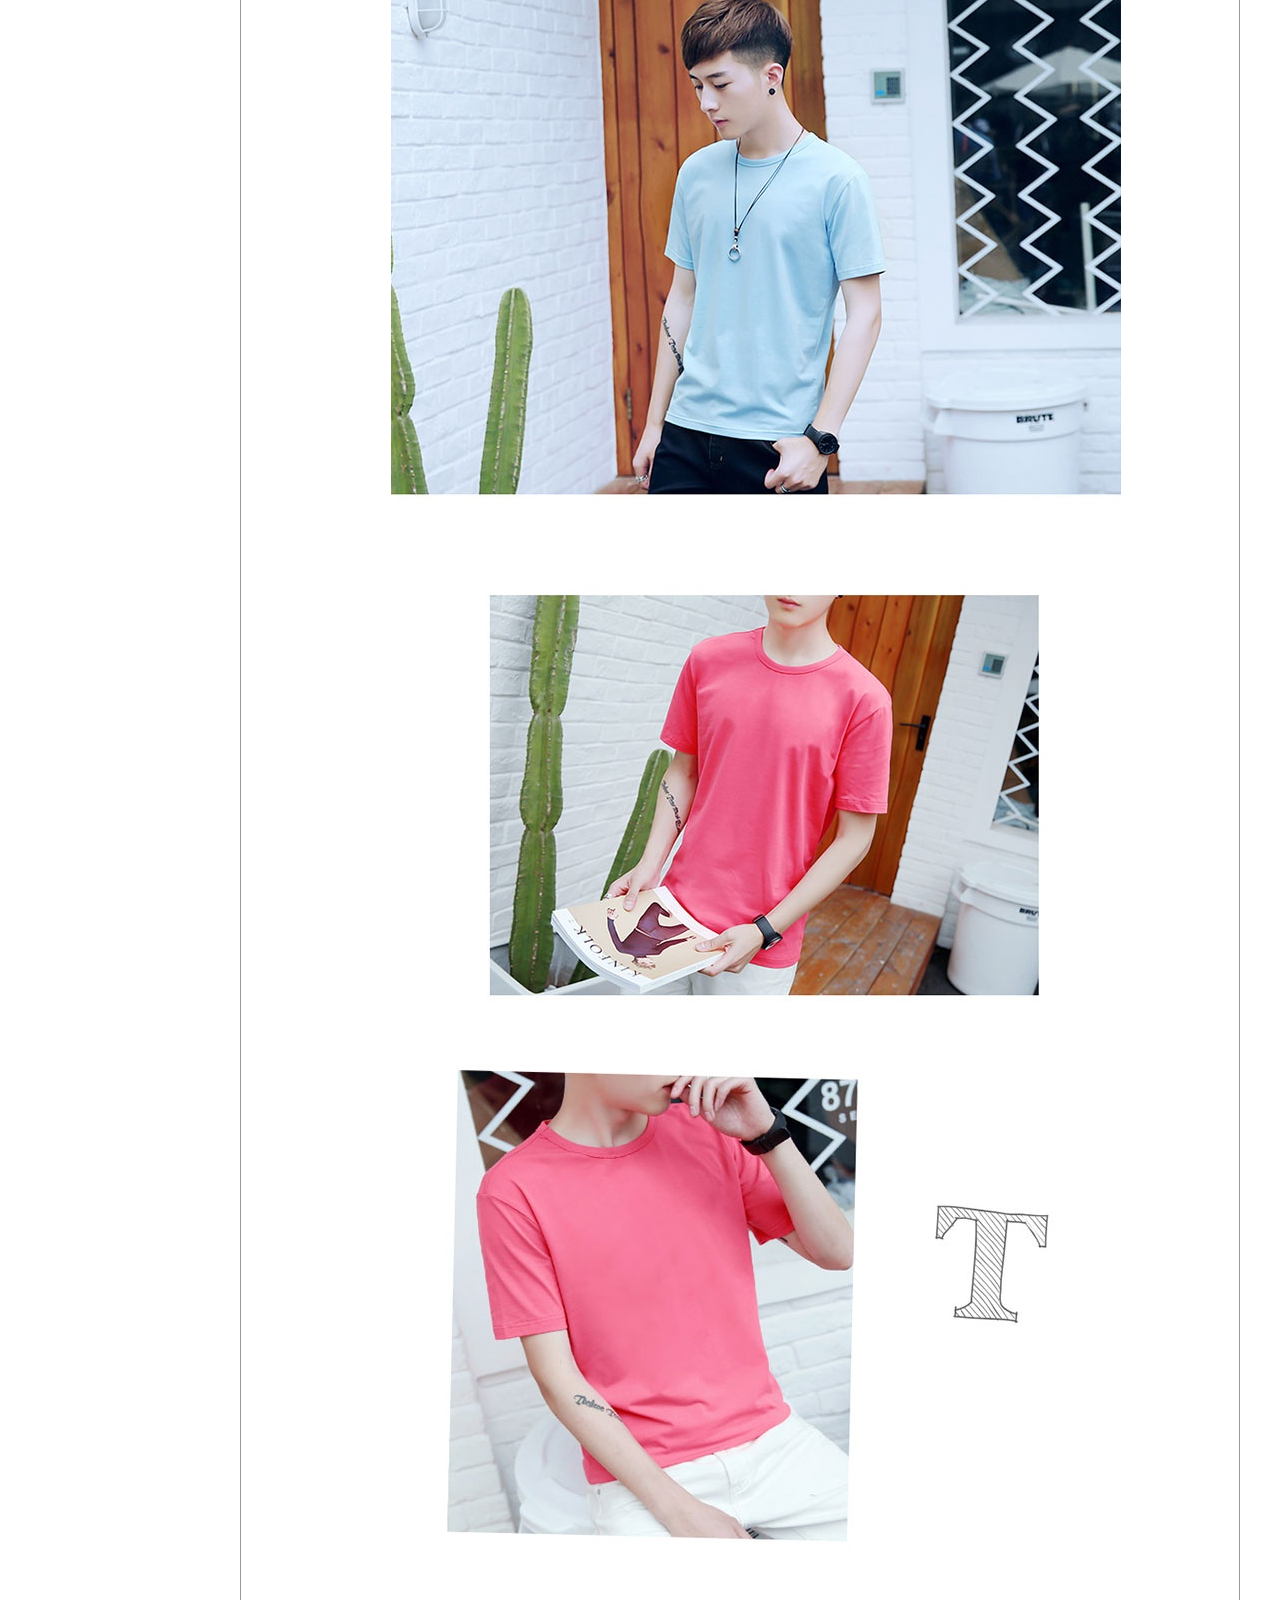
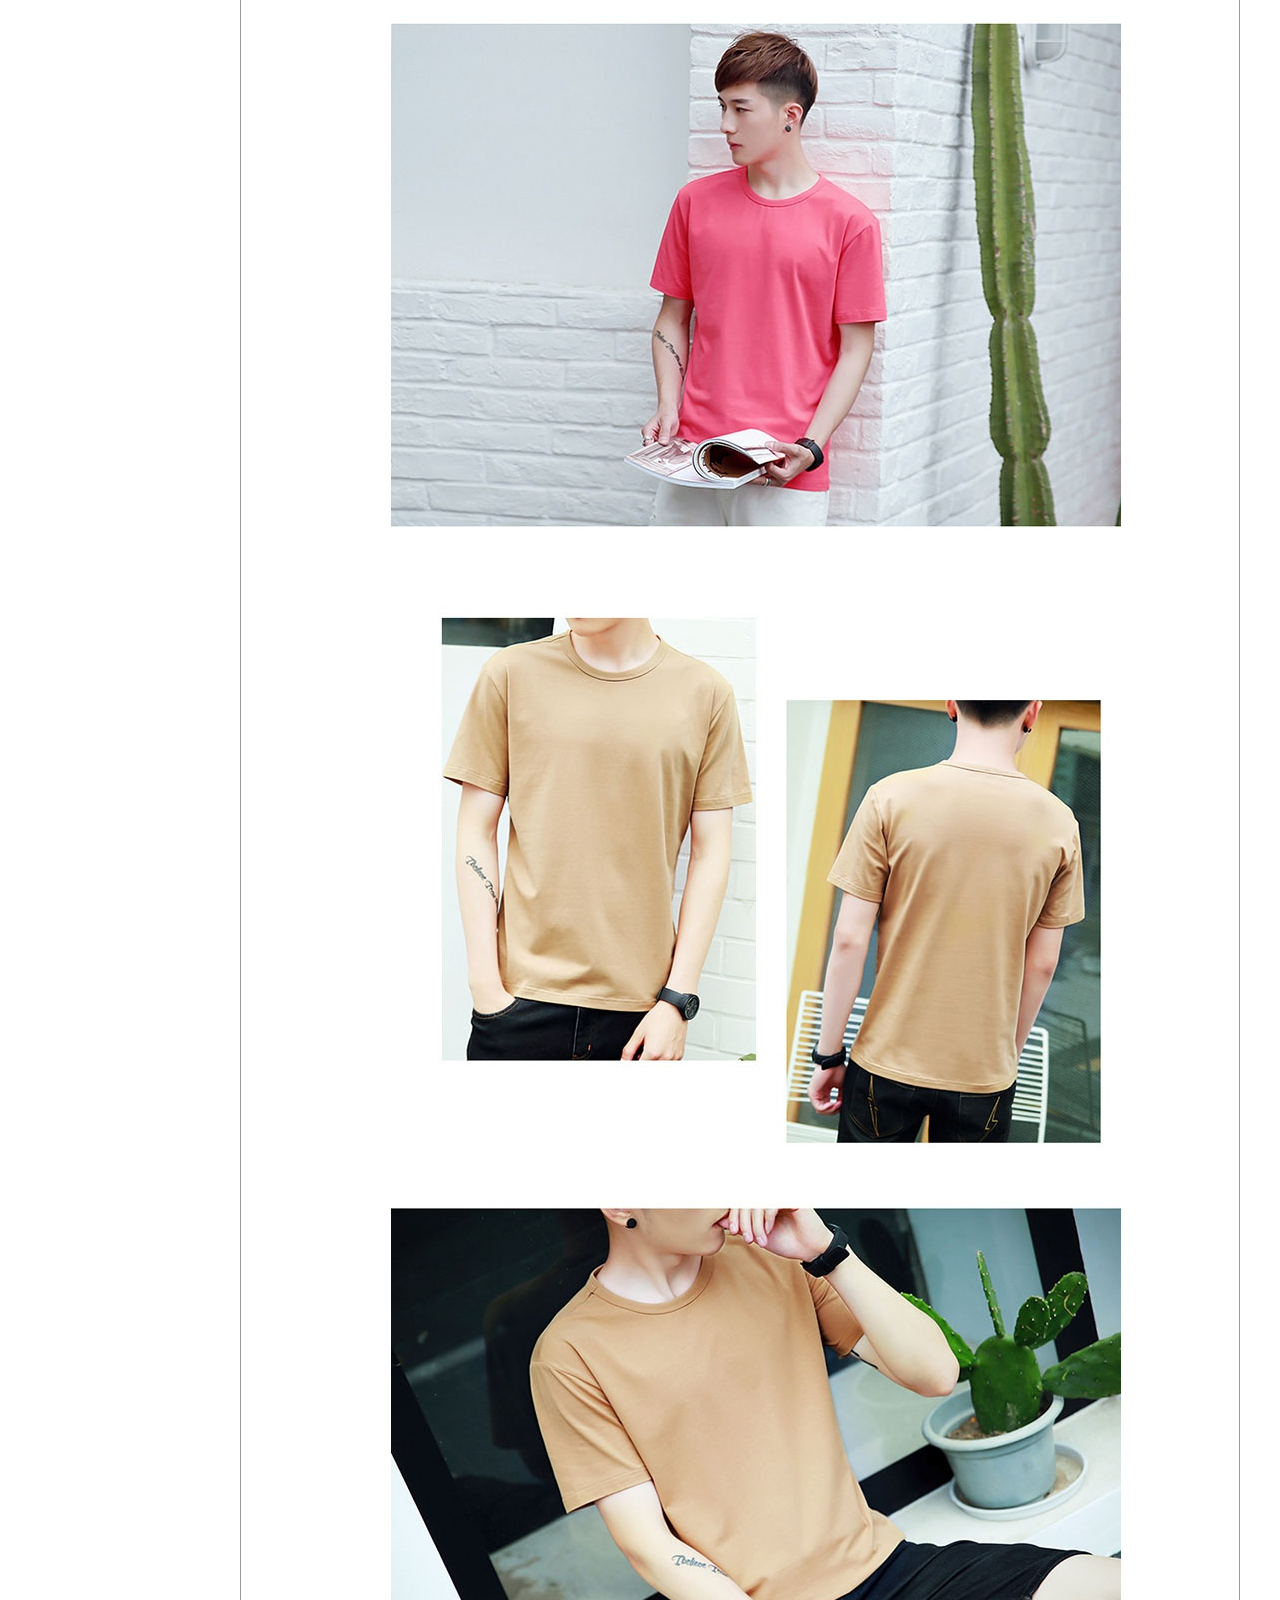
<file: delails.html>
<!DOCTYPE html>
<html>
	<head>
		<meta charset="UTF-8">
		<title></title>
		<script src="jquery-1.11.1.min.js"></script>
		<link rel="stylesheet" type="text/css" href="1index22.css" />
		<link rel="stylesheet" type="text/css" href="delails.css"/>
		<script src="jquery-1.11.1.min.js"></script>
		<script src="cookie.js"></script>
		<link rel="stylesheet" type="text/css" href="font_1pvf82gts8oxbt9/iconfont.css"/>
		<link rel="stylesheet" type="text/css" href="font_8osw6w4czhgxpqfr/iconfont.css" />
	</head>
	<body>
	<!--top一个-->
		<div id="box-top"></div>
		<div class="box">
			<div class="navtop">
				<a href="#">所有商品</a><i class="iconfont">&#xe62d;</i><a href="#">男装</a><i class="iconfont">&#xe62d;</i><a href="#">T恤</a><i class="iconfont">&#xe62d;</i><a href="#">短袖T恤</a>
			</div>
	<!--放大镜-->		
			<div class="mainleft">
				<div class="small" id="small">
					<img src="detailsimg/121.jpg" class="smallimg"/>
					<img src="detailsimg/122.jpg" class="smallimg"/>
					<img src="detailsimg/123.jpg" class="smallimg"/>
					<img src="detailsimg/124.jpg" class="smallimg"/>
					<img src="detailsimg/125.jpg" class="smallimg"/>
					<img src="detailsimg/121.jpg" class="smallimg"/>
					
					<img src="detailsimg/126.jpg" class="smallimg"/>
					<img src="detailsimg/127.jpg" class="smallimg"/>
					<img src="detailsimg/128.jpg" class="smallimg"/>
					<img src="detailsimg/129.jpg" class="smallimg"/>
					<img src="detailsimg/130.jpg" class="smallimg"/>
					<img src="detailsimg/131.jpg" class="smallimg"/>
					<img src="detailsimg/132.jpg" class="smallimg"/>
					<img src="detailsimg/133.jpg" class="smallimg"/>
					<div id="mask"></div>
				</div>
				<div class="big" id="big">
					<img src="detailsimg/225.jpg" class="bigimg"/>
					<img src="detailsimg/226.jpg" class="bigimg"/>
					<img src="detailsimg/227.jpg" class="bigimg"/>
					<img src="detailsimg/228.jpg" class="bigimg"/>
					<img src="detailsimg/229.jpg" class="bigimg"/>
					<img src="detailsimg/225.jpg" class="bigimg"/>
					<img src="detailsimg/331.jpg" class="bigimg"/>
					<img src="detailsimg/332.jpg" class="bigimg"/>
					<img src="detailsimg/333.jpg" class="bigimg"/>
					<img src="detailsimg/334.jpg" class="bigimg"/>
					<img src="detailsimg/335.jpg" class="bigimg"/>
					<img src="detailsimg/336.jpg" class="bigimg"/>
					<img src="detailsimg/337.jpg" class="bigimg"/>
					<img src="detailsimg/338.jpg" class="bigimg"/>
					
				</div>
				<dl class="smalllast" id="least">
					<dd><img src="detailsimg/01.jpg" style="width:78px ; height:78px ;"></dd>
					<dd><img src="detailsimg/02.jpg" style="width:62px ; height:78px ;margin-left: 7px;"></dd>
					<dd><img src="detailsimg/03.jpg" style="width:64px ; height:78px ;margin-left: 6px;"></dd>
					<dd><img src="detailsimg/04.jpg" style="width:78px ; height:71px ; margin-top: 3px;"></dd>
					<dd><img src="detailsimg/05.jpg" style="width:78px ; height:68px ;margin-top: 4px;"></dd>
				</dl>
				
				
				<div class="small-last">
					<P >商品编号：<span id="bianh">831277</span></P>
					<a href=""><i class=iconfont>&#xe86e;</i>分享</a><a href=""><i class=iconfont>&#xe86f;</i>点赞</a>
				</div>
			</div>
	<!--产品详情-->	
			<div class="mainright">
				<p class="mainright-p">米宿<span>"爱酷"</span>男式纯色简约全棉半截短袖T恤</p>
				<ul>
					<li><b>售价：</b><strong>￥<strong id="money">29</strong></strong> <i>吊牌价：</i><del>￥<del id="del">299</del></del><span>1折</span></li> 
					<li>本品不参与vip,svip折扣<u>会员规则</u> </li> 
				</ul>
				<p class="mainright-p2"><span>销量<i>1061</i></span><b>|</b><span>累计评价<i>75</i></span><b>|</b><span>送邦购积分<i>29</i></span></p>
				<div class="mainrightconter">
					<p>颜色：<span  id="optionColor">请选择颜色</span></p>
					<dl>
						<dd id="least2">
							<img src="detailsimg/01.jpg"/>
							<!--<img src="detailsimg/41.jpg"/>
							<img src="detailsimg/42.jpg"/>
							<img src="detailsimg/43.jpg"/>
							<img src="detailsimg/44.jpg"/>
							<img src="detailsimg/45.jpg"/>
							<img src="detailsimg/46.jpg"/>
							<img src="detailsimg/47.jpg"/>
							<img src="detailsimg/48.jpg"/>-->
							<!--<div id="layer"></div>-->
						</dd>
						
						<dt class="chima"> 
										尺码：<span>请选择尺码</span>   
										<img src="detailsimg/chi.jpg"/>
										<span>尺码选择助手</span></dt>
						<dt class="chicun"><!--<span>165/88A</span><span>170/92A</span><span>170/92A</span><span>180/100A</span><span>185/104B</span><span>190/108B</span>--></dt>
						<dt class="goumai">购买数量:
							<span href="#" class="addr">+</span>
							<span class="shuliang">1</span>
							<span href="#" class="reduce">-</span>
							<span class="kucun">(库存剩余226件)</span>
						</dt>
					</dl>
				</div>	
				<botton class="jiaru" id="btn">加入购物车</botton>
				<p class="liulan">浏览更多：<span>短袖T恤</span></p>
				<span class="wenxin">温馨提示：</span>
				<dl class="rightlast">
					<dd><em></em><span>此商品不可使用邦购红包</span></dd>
					<dd><em></em><span>此商品不可使用积分</span></dd>
					<dd><em></em><span>此商品由第三方品牌供应商发货</span></dd>
					<dd><em></em><span>14退换</span></dd>
				</dl>
			</div>
<!--侧边导航	-->
			<div class="leftnav">
				<h6>最近浏览的商品</h6>
				<div class="leftnav22">
					<!--<dl>
						<dt><img src="detailsimg/831277_00--w_160_h_200.jpg"/></dt>
						<dd>  '爱酷'男式纯色简约全棉半截短袖</dd>
						<dd>￥29.00</dd>
					</dl>-->
				</div>
			</div>
			<p class="rightnav"> <a href="#">商品详情</a><b>|</b> <a href="#">商品评价(75)</a><b>|</b> <a href="#">购买须知</a></p>>
 <!--瀑布流	-->			
 			<div class="falls">
 				<img src="detailsimg/duanma90516.jpg"/>
 				<img src="detailsimg/duanma90515.jpg"/>
 				<img src="detailsimg/WSWSEwRE.jpg" />
 				<div class="fallstop">
 					<img src="detailsimg/spxx.png" />
 					<ul>
 						<li><strong>品牌：</strong>米宿</li>
 						<li><strong>款名：</strong>"爱酷"男式纯色简约全棉半截短…</li>
 						<li><strong>款号：</strong>831277</li>
 						<li><strong>分类：</strong>米宿>短袖T恤</li>
 						<li><strong>吊牌价：</strong>299.00</li>
 						<li><strong>季节：</strong></b>春夏</li>
 						<li><strong>性别：</strong>男款</li>
 					</ul>
 					<img src="detailsimg/ppjs.png" />
 					<p>米宿创建于2009年，主要以时尚、休闲潮流与一体的欧式鲜明风格；编制着这些青年独特的梦想而起航，为热爱生活，敢于挑战的青年量身定做，主要年龄是18-25岁充满正气凌然的小青年为主，阐释了新的都市文化，酷的姿态加上追求品味的城市装扮，模糊了时装和正装的界限。</p>
 					<img src="detailsimg/bjtj.png"/>
 					<b>时尚简约大气，穿出夏天的色彩</b>
 					<img src="detailsimg/mtzs.png"/>
 				</div>
 				<div class="fallscenter">
 						<!--<img src="../font_8osw6w4czhgxpqfr/iconfont.svg" />-->
 				</div>
 				<img src="detailsimg/ysxz (1).png"  class="yangse"/>
 				<dl class="fallsfooter">
 					<!--<dd><img src="detailsimg/11111.jpg"/>
 						<h5>浅绿</h5>
 					</dd>
 					<dd><img src="detailsimg/11111.jpg"/>
 						<h5>浅绿</h5>
 					</dd>-->
 				</dl>
 				<img src="detailsimg/0306sct.jpg"  class="img1"/>
 				<img src="detailsimg/WSWSEwRE.jpg" class="img2"/>
<!-- 评论区域-->
 				<div class="discuss">
 					<span class="span1">顾客评论</span>
 					<ul class="discusstop">
 						<li>商品满意度<b>0</b>分共<i>75</i>人评分</li>
 						<li>
 							<dl>
 								<p>商品满意度</p>
 								<dd></dd>
 							</dl>
 						</li>
 						<li>
 							<dl>
 								<p>该宝贝怎么样？</p>
 								
 								<dd>发表评论最高可获得<b>15</b>积分</dd>
 						
 							</dl>
 						</li>	
 					</ul>
 					<div class="discuss-p"> <b>0.00%的用户认为实际尺码[偏小]</b><i>|</i> <b>100%的用户认为实际尺码[合适]</b><i>|</i> <b>0.00%的用户认为实际尺码[偏大]</b> </div>	
 					<span class="span2">全部评论(75)条</span>	
 					
 <!-- 评论区域内容-->					
 					<div class="discussmain">
 						<!--<dl>
 							<dt>
 								<img src="detailsimg/level1.png"/>
 								<p>M***4</p>
 							</dt>
 							<dd>
 								<ul>
 									<li><b>非常满意</b><i></i><span>2017-08-19 14:21:17</span></li>
 									<li>这个有点偏短哦.各位买的时候要注意.质量还是不错的</li>
 									<li>购买颜色：白色 购买尺码：185/104B 尺码大小：合适</li>
 								</ul>
 							</dd>
 						</dl>-->
 					</div>
 				</div>
<!-- 最下面的备注-->
 				<div class="fallsbottom">
 					<!--<h5>退换货问题</h5>
 					<p>如果您的订单需要办理退换货，请您务必先通过电话或在线客服的方式与邦购客服中心联系。客服人员会帮您登记退换货单。<br><span>内衣、内裤以及袜子此类贴身产品一经购买如无质量问题不予以退换。</span></p>-->
 				</div>
 			</div> 
 			<ul class="suspeed">
 				<div class="suspeedleft">
 					<img src="detailsimg/01.jpg"/>
 					<h4>米宿 “爱酷”男式纯色简约全棉半截短袖T恤</h4>
					<p>￥ 29</p>
 				</div>
 				<li><a href="#" id="spxq">商品详情</a></li>
 				<i>|</i>
 				<li> <a href="#" id="sppj">商品评价<strongn>(75)</strong></a></li>
 				<i>|</i>
 				<li><a href="#" id="gmxz">购买须知</a></li>
 				<span class="suspeedright" id="xzspxx">选择商品信息</span>
 			</ul>	
		</div>
		
	<!--xbox最后一个-->		
		<div id="content-wrap"></div>
	<!--x页脚-->		
		<div id="footer-wrap"></div>
		
	<!--x悬浮小火箭-->	
		<a href="#" class="go-top"><img src="img/top.jpg"/></a>
		<a href="#" class="go-top1"><img src="img/zixun.jpg"/></a>
	</body>
</html>
<script src="delails.js"></script>
<script src="1index22.js"></script>
</file>
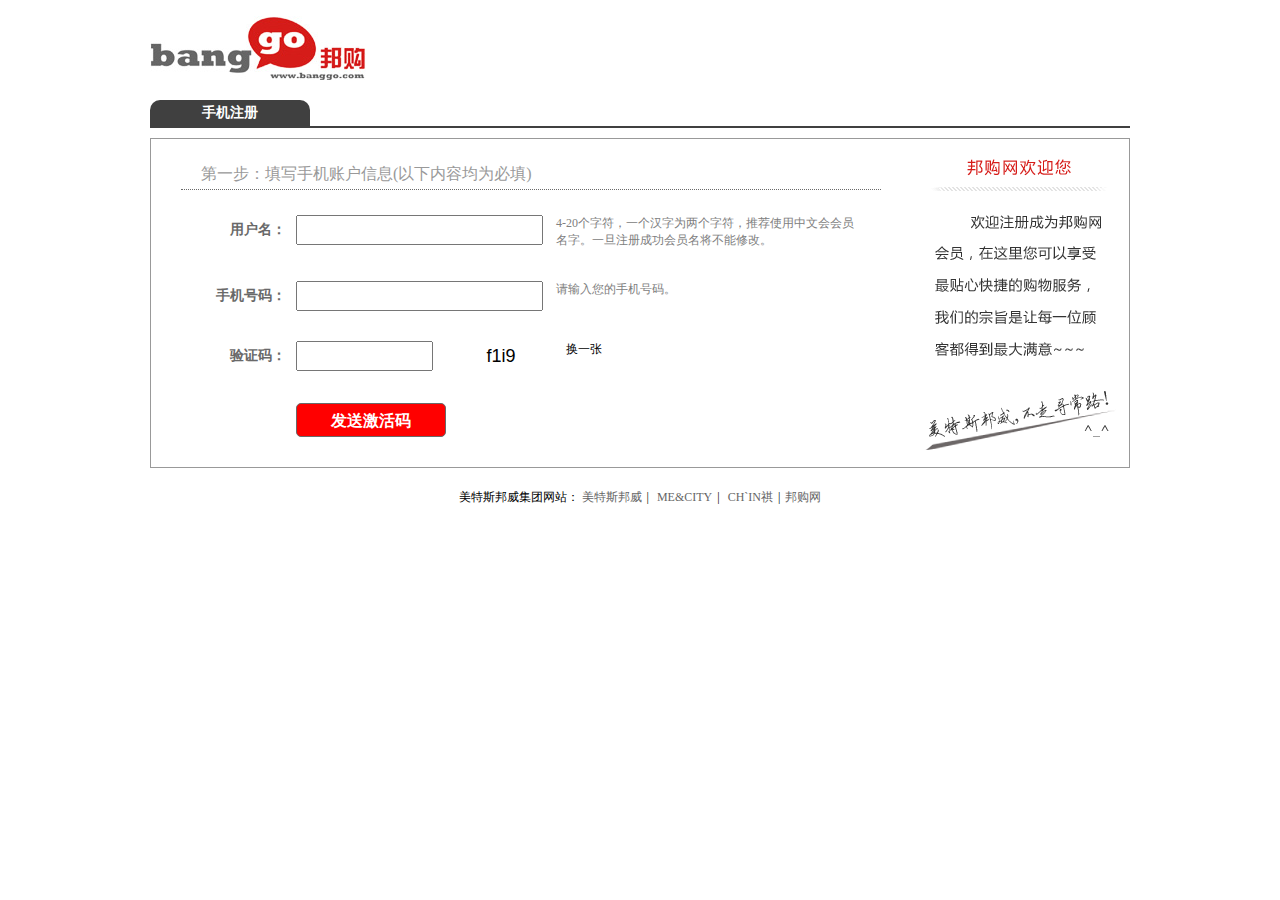
<file: enroll.html>
<!DOCTYPE html>
<html>
	<head>
		<meta charset="UTF-8">
		<title></title>
	<link rel="stylesheet" type="text/css" href="enroll.css"/>
	<script src="jquery-1.11.1.min.js"></script>
	
		
	
	</head>
	<body>
		<div class="box">
			<a href="#" class="header"></a>
			<div class="nav">
				<a href="#" class="navs">手机注册</a>
			</div>
			<div class="main">
				<div class="mainleft">
					<h4 class="maintop">第一步：填写手机账户信息(以下内容均为必填)</h4>
		<!--用户名-->
					<div class="pname">
							<strong>用户名：</strong>
							<input type="text"  id="pname" value="" /><i>4-20个字符，一个汉字为两个字符，推荐使用中文会会员名字。一旦注册成功会员名将不能修改。</i>
							<span id="s1"><!--以中、英文开头，与数字、下划线组成--></span>
					</div>
		<!--手机号码	-->		
					<div class="mobile">
							<strong>手机号码：</strong>
							<input type="text"  id="figure" value="" /><i>请输入您的手机号码。</i>
							<span id="s2">手机号码不合法！</span>
					</div>
		<!--验证码-->
					<div class="yzm">
							<strong>验证码：</strong>
							<input type="text" id="yzm"/>
							<input type="text" id="yzm1"/>
							<!--<div id="yzm1">
								<img src="enrollimg/loginCode (1).jpg" />
							</div>-->
							<em id="huan">换一张</em>
							<span id="s3">验证码不能为空</span>
					</div>
					<a href="#" id="btn">发送激活码</a>
					
					
				</div>
				<div class="mainright">
				</div>
				
			</div>
		<!--    --底部-->
			<div class="footer">
				<p>美特斯邦威集团网站：&nbsp;<a href="#">美特斯邦威</a><i>|</i> <a href="#">ME&CITY</a><i>|</i> <a href="#">CH`IN祺</a><i>|</i><a href="#">邦购网</a></p>
				
			</div
			
			
			
			
			
			
		</div>
		
		
		
		
	</body>
</html>
<script src="enroll.js"></script>
<script src="cookie.js"></script>
</file>
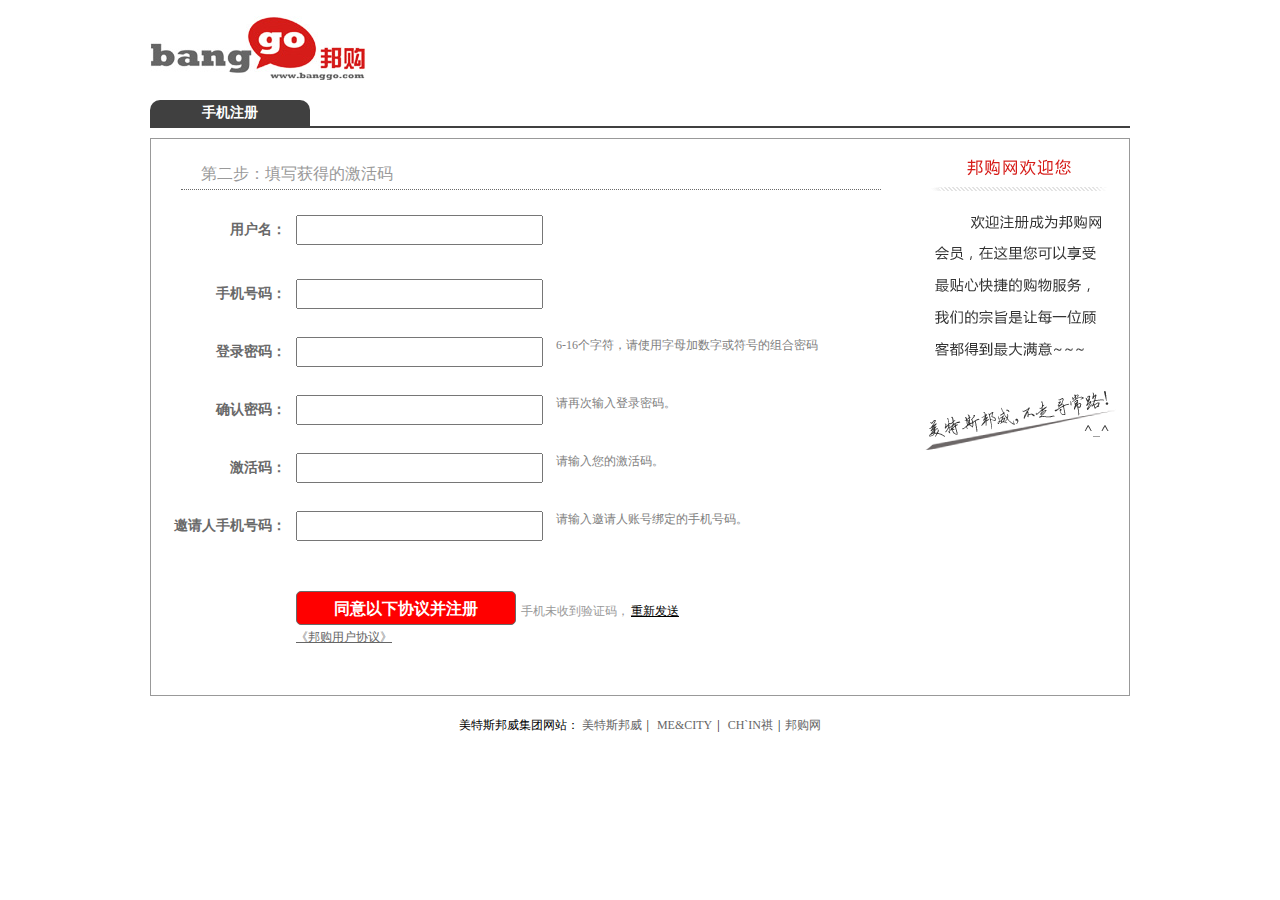
<file: enroll22.html>
<!DOCTYPE html>
<html>
	<head>
		<meta charset="UTF-8">
		<title></title>
	<link rel="stylesheet" type="text/css" href="enroll22.css"/>
	<script src="jquery-1.11.1.min.js"></script>
		
	
	</head>
	<body>
		<div class="box">
			<a href="#" class="header"></a>
			<div class="nav">
				<a href="#" class="navs">手机注册</a>
			</div>
			<div class="main">
				<form action="gophp.php" method="post"></form>
					<div class="mainleft">
						<h4 class="maintop">第二步：填写获得的激活码</h4>
			<!--用户名-->
						<div class="pname">
								<strong>用户名：</strong>
								<input type="text"  id="pname" value="" name="uname"/><!--<i></i>-->
								<!--<span id="s1">以中、英文开头，与数字、下划线组成</span>-->
						</div>
			<!--手机号码	-->		
						<div class="mobile">
								<strong>手机号码：</strong>
								<input type="text"  id="figure" value="" name="ufigure" /><i></i>
								<!--<span id="s2">手机号码不合法！</span>-->
						</div>
			<!--登录密码	-->		
						<div class="password">
								<strong>登录密码：</strong>
								<input type="text"  id="password" name="upwd"/><i>6-16个字符，请使用字母加数字或符号的组合密码</i>
								<span id="s3">密码不能为空</span>
						</div>
			<!--确认密码-->		
						<div class="password2">
								<strong>确认密码：</strong>
								<input type="text"  id="password2" value="" /><i>请再次输入登录密码。</i>
								<span id="s4">密码不一致</span>
						</div>	
			<!--激活码-->		
						<div class="cdkey">
								<strong>激活码：</strong>
								<input type="text"  id="cdkey" value="" /><i>请输入您的激活码。</i>
								<span id="s5">激活码必填(4位数)</span>
						</div>		
			<!--邀请人手机号码-->		
						<div class="inviter">
								<strong>邀请人手机号码：</strong>
								<input type="text"  id="inviter" value="" /><i>请输入邀请人账号绑定的手机号码。</i>
								<span id="s6">请输入邀请人手机号</span>
						</div>	
				
						<div class="last">
							<a href="#" id="btn">同意以下协议并注册</a><i>手机未收到验证码，</i><u>重新发送</u>
							
						</div>
						<a href="#" class="lowest"><u>《邦购用户协议》</u></a>
					</div>
				</form>
				<div class="mainright">
				</div>
				
			</div>
		<!--    --底部-->
			<div class="footer">
				<p>美特斯邦威集团网站：&nbsp;<a href="#">美特斯邦威</a><i>|</i> <a href="#">ME&CITY</a><i>|</i> <a href="#">CH`IN祺</a><i>|</i><a href="#">邦购网</a></p>
				
			</div
			
		</div>
	</body>
</html>
<script src="enroll22.js"></script>
<script src="cookie.js"></script>
</file>
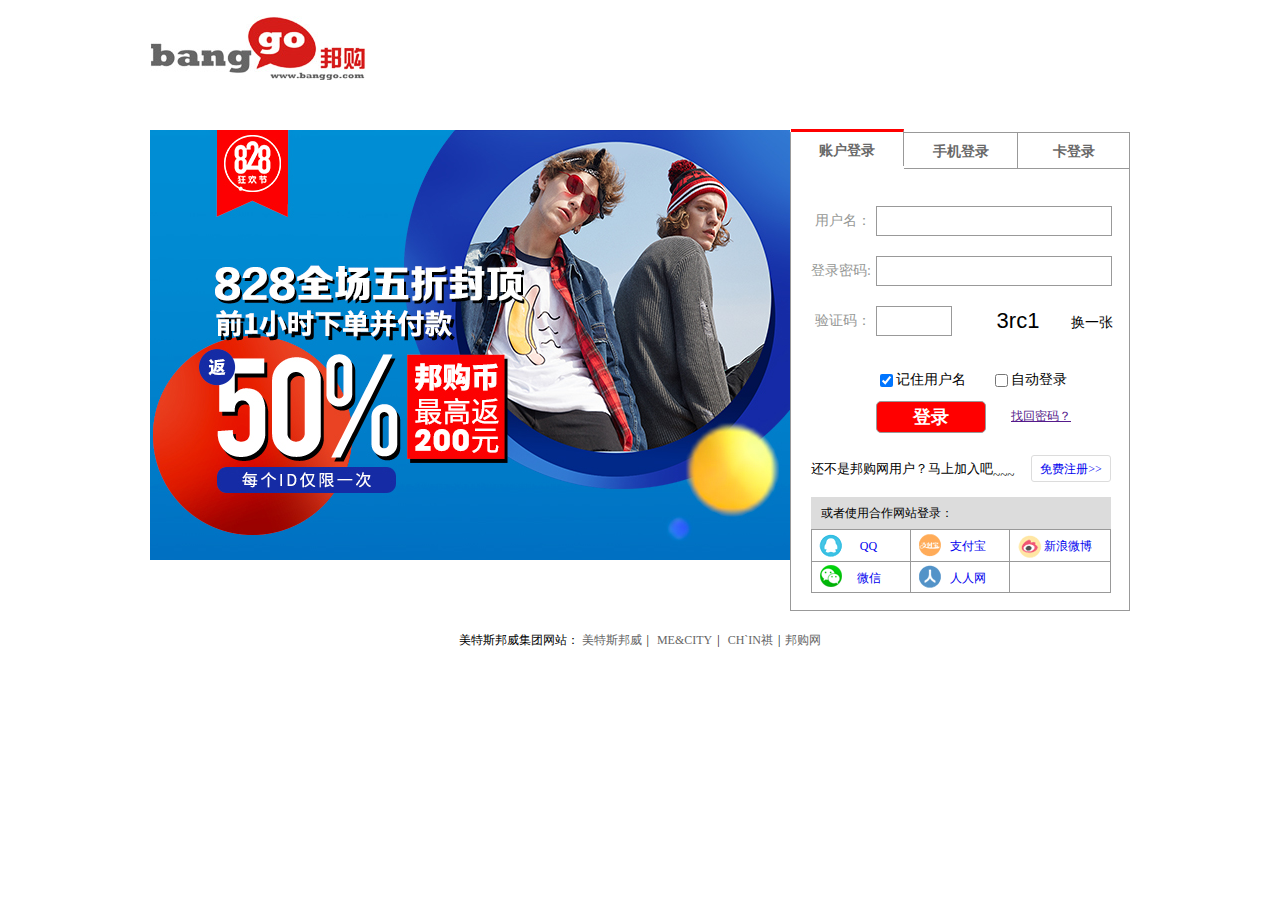
<file: enter.html>
<!DOCTYPE html>
<html>
	<head>
		<meta charset="UTF-8">
		<title></title>
		<link rel="stylesheet" type="text/css" href="enter.css"/>
		<script src="jquery-1.11.1.min.js"></script>
		<script src="cookie.js"></script>
	</head>
	<body>
		<div class="box">
			<a href="#" class="header"></a>
			<div class="main">
				<a href="#" class="logo"></a>
<!--		最右边的盒子-->
				<div class="mainright">
					<div class="mainrighttop">
						<h3 class="hh">账户登录</h3>
						<h3 class="hh">手机登录</h3>
						<h3 class="hh">卡登录</h3>
					</div>
					<div class="mainrightcenter" style="z-index: 10;">
		<!--用户名-->				
						<div class="name">
							<strong>用户名：</strong>
							<input type="text"  class="pname" value="" />
							<span class="s1"></span>
						</div>
		<!--密码-->				
						<div class="pwd">
							<strong>登录密码:</strong> 
							<input type="password"  class="ppwd" value="" />
							<span class="s2"></span>
						</div>
					</div>	
		<!--手机登录222222222222-->
					<div class="mainrightcenter">
		<!--用户名-->				
						<div class="name">
							<strong>手机号：</strong>
							<input type="text"  class="pname" value="" />
							<span class="s1"></span>
						</div>
		<!--密码-->				
						<div class="pwd">
							<strong>登录密码:</strong> 
							<input type="password"  class="ppwd" value="" />
							<span class="s2"></span>
						</div>
					</div>
		<!--卡登陆222222222222-->
					<div class="mainrightcenter">
		<!--用户名-->				
						<div class="name">
							<strong>卡号：</strong>
							<input type="text"  class="pname" value="" />
							<span class="s1"></span>
						</div>
		<!--密码-->				
						<div class="pwd">
							<strong>卡密码:</strong> 
							<input type="password" class="ppwd" value="" />
							<span class="s2"></span>
						</div>
					</div>	
			
			
		<!--验证码-->
						<div class="yzm">
							<strong>验证码：</strong>
							<input type="text" id="yzm"/>
							<input type="text" id="yzm1"/>
							<em id="huan">换一张</em>
							<span id="s3"></span>
						</div>
		<!--记住用户名-->				
						<div class="check">
							<input type="checkbox" name="" id="jzyhm" checked=""/><span class="jzyhm">记住用户名</span>
							<input type="checkbox" name="" id="zddl" /><span class="zddl">自动登录</span>
							
						</div>
		<!--登录-->				
						<div class="enter">
							<input type="button" name="" id="btn" value="登录" /><a href="" id="zhmm"><u>找回密码？</u></a>
						</div>
					

					
		<!--免费注册-->
					<div class="mfzc">
						<h5>还不是邦购网用户？马上加入吧<i>~~~</i></h5><span><a href="enroll.html">免费注册>></a></span>
					</div>
		<!--最下面-->
					<p class="huozhe">或者使用合作网站登录：</p>
					<div class="mainrightfooter">
						<a href="#" class="qq"><span>QQ</span></a>
						<a href="#" class="zfb"><span>支付宝</span></a>
						<a href="#" class="xlwb"><span>新浪微博</span></a>
						<a href="#" class="wx"><span>微信</span></a>
						<a href="#" class="rrw"><span>人人网</span></a>
					</div>
					<div class="mainrightbottom"></div>
				</div>
			</div>
			<div class="footer">
				<p>美特斯邦威集团网站：&nbsp;<a href="#">美特斯邦威</a><i>|</i> <a href="#">ME&CITY</a><i>|</i> <a href="#">CH`IN祺</a><i>|</i><a href="#">邦购网</a></p>
				
			</div>
			
		</div>
	</body>
</html>
<script src="enter.js"> </script>
</file>
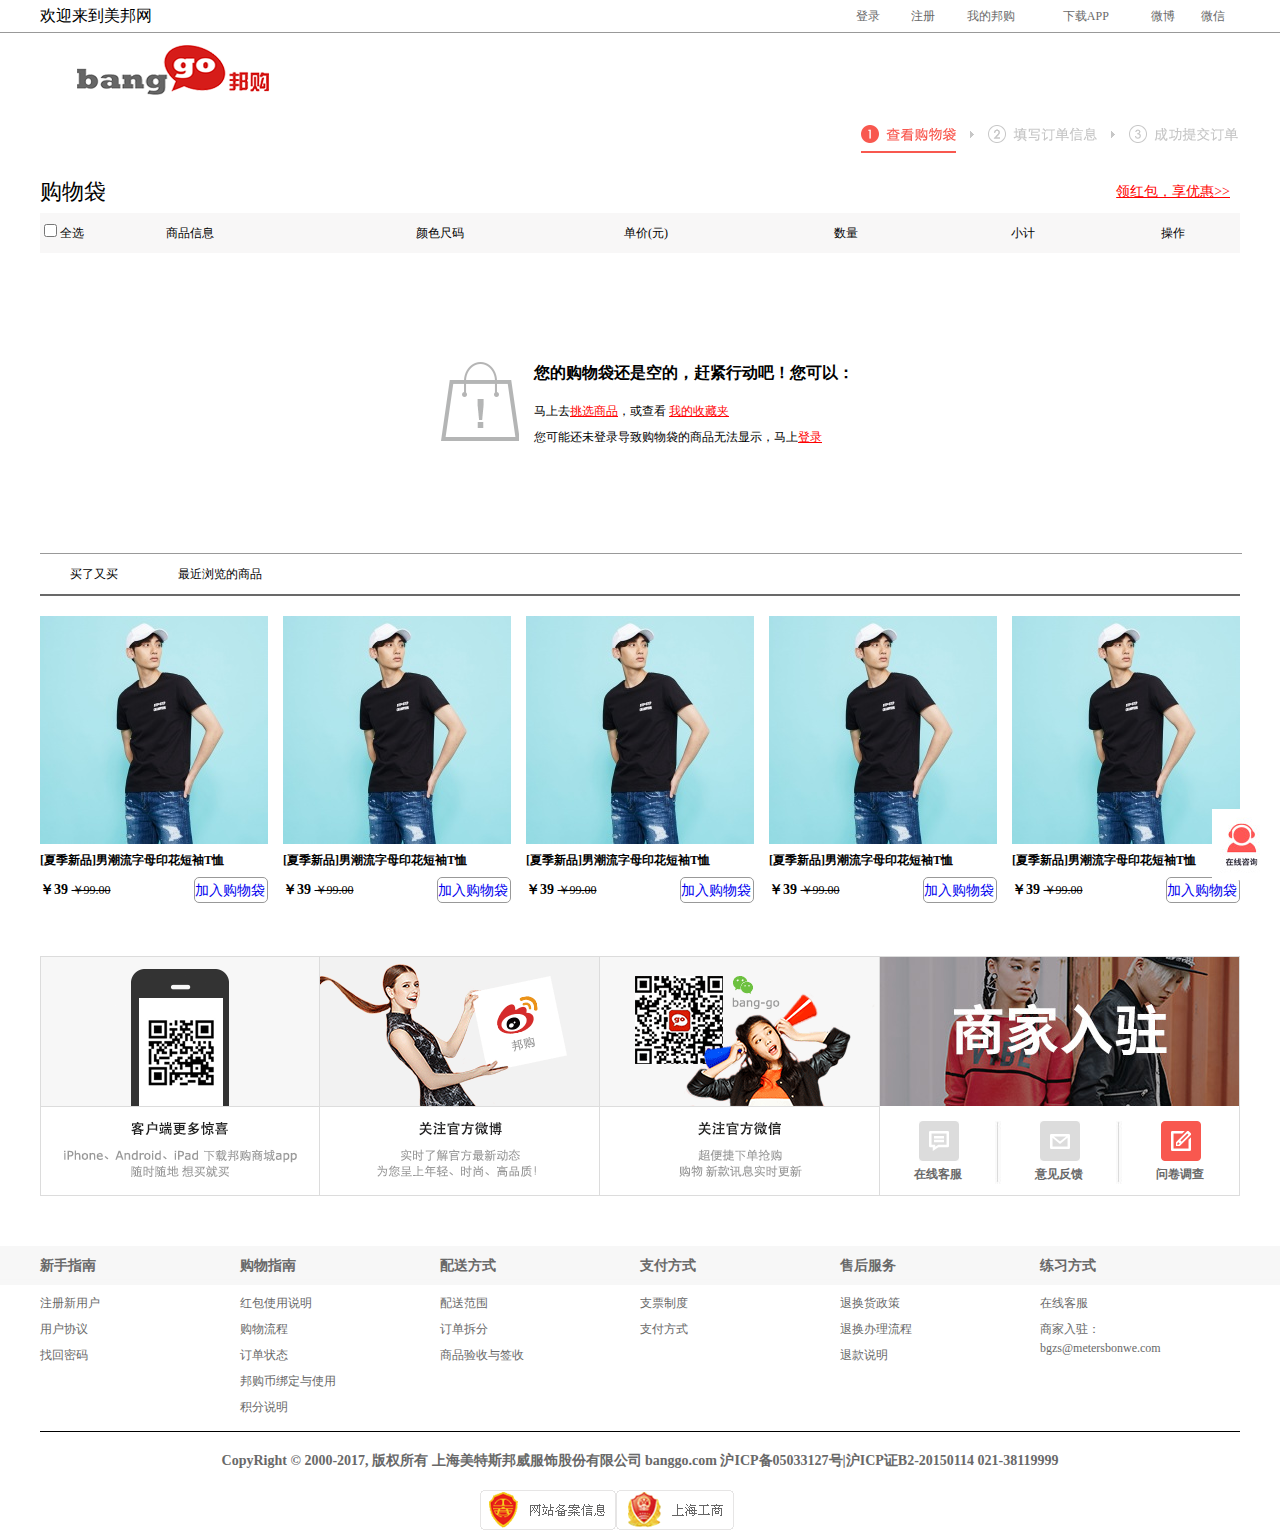
<file: shop.html>
<!DOCTYPE html>
<html>
	<head>
		<meta charset="UTF-8">
		<title></title>
		<link rel="stylesheet" type="text/css" href="1index22.css"/>
		<link rel="stylesheet" type="text/css" href="shop.css"/>
		<script type="text/javascript" src="jquery-1.11.1.min.js" ></script>
		<script type="text/javascript" src="cookie.js" ></script>
	</head>
	<body>
			<div class="box-header">
				<div class="header">
					<p>欢迎来到美邦网</p>
					<ul>
						<li style="width: 50px;"><a href="">登录<i class="iconfont">&#xe62e;</i></a>
							<ul id="ul-one">
								<li><a href="">QQ账户登录</a></li>
								<li><a href="">支付宝登录</a></li>
								<li><a href="">微信账户登录</a></li>
							</ul>
						</li>
						<li style="width: 50px;"><a href="">注册</a></li>
						<li style="width: 95px;"><a href="">我的邦购<i class="iconfont">&#xe62e;</i></a>
							<ul id="ul-two">
								<li><a href="#">我的订单</a></li>
								<li><a href="#">我的积分</a></li>
								<li><a href="#">我的点赞</a></li>
								<li><a href="#">收货地址</a></li>
							</ul>
						</li>
											
						<li style="width: 95px;"><a href="">下载APP<i class="iconfont">&#xe62e;</i></a>
							<div id="mobile"><img src="img/mbshop_pic_mobile.png"/></div>
						</li>
						<li style="width: 50px;"><a href="">微博</a></li>
						<li style="width: 50px;"><a href="">微信</a>
							<div id="erweima"><img src="img/mbshop_pic_erweima.jpg"/></div>
						</li>
					</ul>
				</div>
			</div>
	<!--//内容部分-->
			<div class="box">
				<div class="nav">
					<img src="img/logo.png">
					<div class="span">	</div>
				</div>
				<div class="main">
					<p class="p1">购物袋<a href="#"><u class="uu">领红包，享优惠>></u></a></p>
					<ol>
						<li style="width: 126px;"><input type="checkbox" id="checked"/>全选</li>
						<li style="width: 250px;">商品信息</li>
						<li style="width: 208px;">颜色尺码</li>
						<li style="width: 210px;">单价(元)</li>
						<li style="width: 177px;">数量</li>
						<li style="width: 150px;">小计</li>
						<li style="width: 74px;">操作</li>
					</ol>
					<div class="goods">
						<dl id="former">
							<dt></dt>
							<dd>
								<h4>您的购物袋还是空的，赶紧行动吧！您可以：</h4>
								<p>马上去<a href="#"><u>挑选商品</u></a>，或查看
									<a href="#"><u>我的收藏夹</u></a><br>
									您可能还未登录导致购物袋的商品无法显示，马上<a href="enter.html"><u>登录</u></a></p>
								
							</dd>
						</dl>
						<p class="firstone"><input type="checkbox" name="checked" id="checked" value="" />邦购 <b>满159包邮</b></p>
						<div class="goodsnow"><!--//当前显示的信息-->
							<!--<ul class="goodsone">
								<li><input type="checkbox" name="ck" id="ck" value="" /></li>
								<li><img src="../delails/detailsimg/05.jpg"></li>
								<li>
									<p>17新品夏装时尚潮男糖果色系绳系运动休闲短裤</p>
									<i>商品编号：A04956</i>
									<img src="shopimg/QQ截图20170911171156.png"/>
								</li>
								<li>
									<p>颜色：宝蓝深蓝</p>
									<p>尺码：(XXL)</p>
								</li>
								<li>
									<del>￥100</del><br>
									<strong>￥29.9</strong>
									<div id="xiug">修改优惠<span></span></div>
									<p class="bsy">不使用活动优惠</p>
								</li>
								<li>
									<span id="btnleft" data-number="-1">-</span>
									<span id="txt">5</span>
									<span id="btnright" data-number="1">+</span>
									
								</li>
								<li>￥59.8</li>
								<li>
									<span id="btn1">移入我的点赞</span>
									<a href="#" id="btn2">删除</a>
								</li>
							</ul>-->
							
							
						</div>
						<div class="goodslast">
							<div class="goodslastone">
								<input type="checkbox"  id="selectall"/><span class="p11">全选</span>
								
								<i class="i1">删除选中商品</i>
								<i class="i2">清除失效商品</i>
								<i class="i3">已选商品<span id="spanone">0</span>件</i>
								<i class="i4">商品总价￥<span id="spantwo">0</span>-优惠￥<span id="spanthree">0</span></i>
								<i class="i5">合计(不含运费)：<span>￥<span id="spanlast">0</span></span></i>
							</div>
							<a href="#" id="qjs">去结算</a>
							
						</div>
						
					</div>
					<ul class="navcenter">
						<li class="mail" style="width: 108px;">买了又买</li>
						<li class="zuij" style="width: 144px;">最近浏览的商品</li>
					</ul>
					<div class="mail2">
						<ul>
							<li>
								<a href="#" class="one"><img src="shopimg/601796_00--w_228_h_228.jpg"/></a>
								<p class="two">[夏季新品]男潮流字母印花短袖T恤</p>
								<p class="three"><strong>￥39</strong> <del>￥99.00</del><a href="#">加入购物袋</a></p>
							</li>
							<li>
								<a href="#" class="one"><img src="shopimg/601796_00--w_228_h_228.jpg"/></a>
								<p class="two">[夏季新品]男潮流字母印花短袖T恤</p>
								<p class="three"><strong>￥39</strong> <del>￥99.00</del><a href="#">加入购物袋</a></p>
							</li>
							<li>
								<a href="#" class="one"><img src="shopimg/601796_00--w_228_h_228.jpg"/></a>
								<p class="two">[夏季新品]男潮流字母印花短袖T恤</p>
								<p class="three"><strong>￥39</strong> <del>￥99.00</del><a href="#">加入购物袋</a></p>
							</li>
							<li>
								<a href="#" class="one"><img src="shopimg/601796_00--w_228_h_228.jpg"/></a>
								<p class="two">[夏季新品]男潮流字母印花短袖T恤</p>
								<p class="three"><strong>￥39</strong> <del>￥99.00</del><a href="#">加入购物袋</a></p>
							</li>
							<li>
								<a href="#" class="one"><img src="shopimg/601796_00--w_228_h_228.jpg"/></a>
								<p class="two">[夏季新品]男潮流字母印花短袖T恤</p>
								<p class="three"><strong>￥39</strong> <del>￥99.00</del><a href="#">加入购物袋</a></p>
							</li>
						</ul>
					</div>
				</div>	
			</div>
		<!--xbox最后一个-->		
			<div id="content-wrap"></div>
		<!--x页脚-->		
			<div id="footer-wrap"></div>
			
		<!--x悬浮小火箭-->	
			<a href="#" class="go-top"><img src="img/top.jpg"/></a>
			<a href="#" class="go-top1"><img src="img/zixun.jpg"/></a>
	</body>
</html>
<script src="shop.js"></script>
</file>
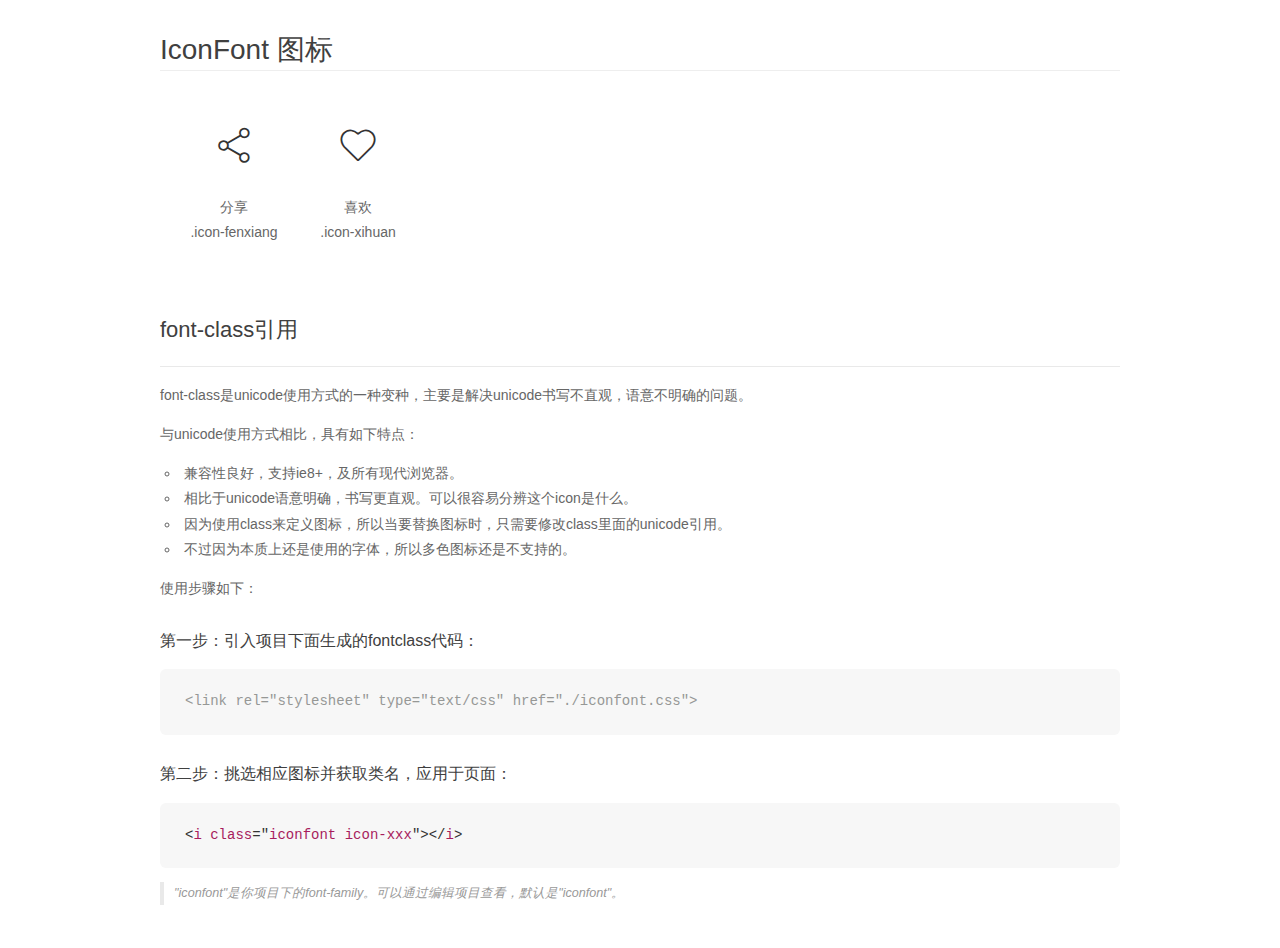
<file: font_1pvf82gts8oxbt9/demo_fontclass.html>
<!DOCTYPE html>
<html>
<head>
    <meta charset="utf-8"/>
    <title>IconFont</title>
    <link rel="stylesheet" href="demo.css">
    <link rel="stylesheet" href="iconfont.css">
</head>
<body>
    <div class="main markdown">
        <h1>IconFont 图标</h1>
        <ul class="icon_lists clear">
            
                <li>
                <i class="icon iconfont icon-fenxiang"></i>
                    <div class="name">分享</div>
                    <div class="fontclass">.icon-fenxiang</div>
                </li>
            
                <li>
                <i class="icon iconfont icon-xihuan"></i>
                    <div class="name">喜欢</div>
                    <div class="fontclass">.icon-xihuan</div>
                </li>
            
        </ul>

        <h2 id="font-class-">font-class引用</h2>
        <hr>

        <p>font-class是unicode使用方式的一种变种，主要是解决unicode书写不直观，语意不明确的问题。</p>
        <p>与unicode使用方式相比，具有如下特点：</p>
        <ul>
        <li>兼容性良好，支持ie8+，及所有现代浏览器。</li>
        <li>相比于unicode语意明确，书写更直观。可以很容易分辨这个icon是什么。</li>
        <li>因为使用class来定义图标，所以当要替换图标时，只需要修改class里面的unicode引用。</li>
        <li>不过因为本质上还是使用的字体，所以多色图标还是不支持的。</li>
        </ul>
        <p>使用步骤如下：</p>
        <h3 id="-fontclass-">第一步：引入项目下面生成的fontclass代码：</h3>


        <pre><code class="lang-js hljs javascript"><span class="hljs-comment">&lt;link rel="stylesheet" type="text/css" href="./iconfont.css"&gt;</span></code></pre>
        <h3 id="-">第二步：挑选相应图标并获取类名，应用于页面：</h3>
        <pre><code class="lang-css hljs">&lt;<span class="hljs-selector-tag">i</span> <span class="hljs-selector-tag">class</span>="<span class="hljs-selector-tag">iconfont</span> <span class="hljs-selector-tag">icon-xxx</span>"&gt;&lt;/<span class="hljs-selector-tag">i</span>&gt;</code></pre>
        <blockquote>
        <p>"iconfont"是你项目下的font-family。可以通过编辑项目查看，默认是"iconfont"。</p>
        </blockquote>
    </div>
</body>
</html>
</file>
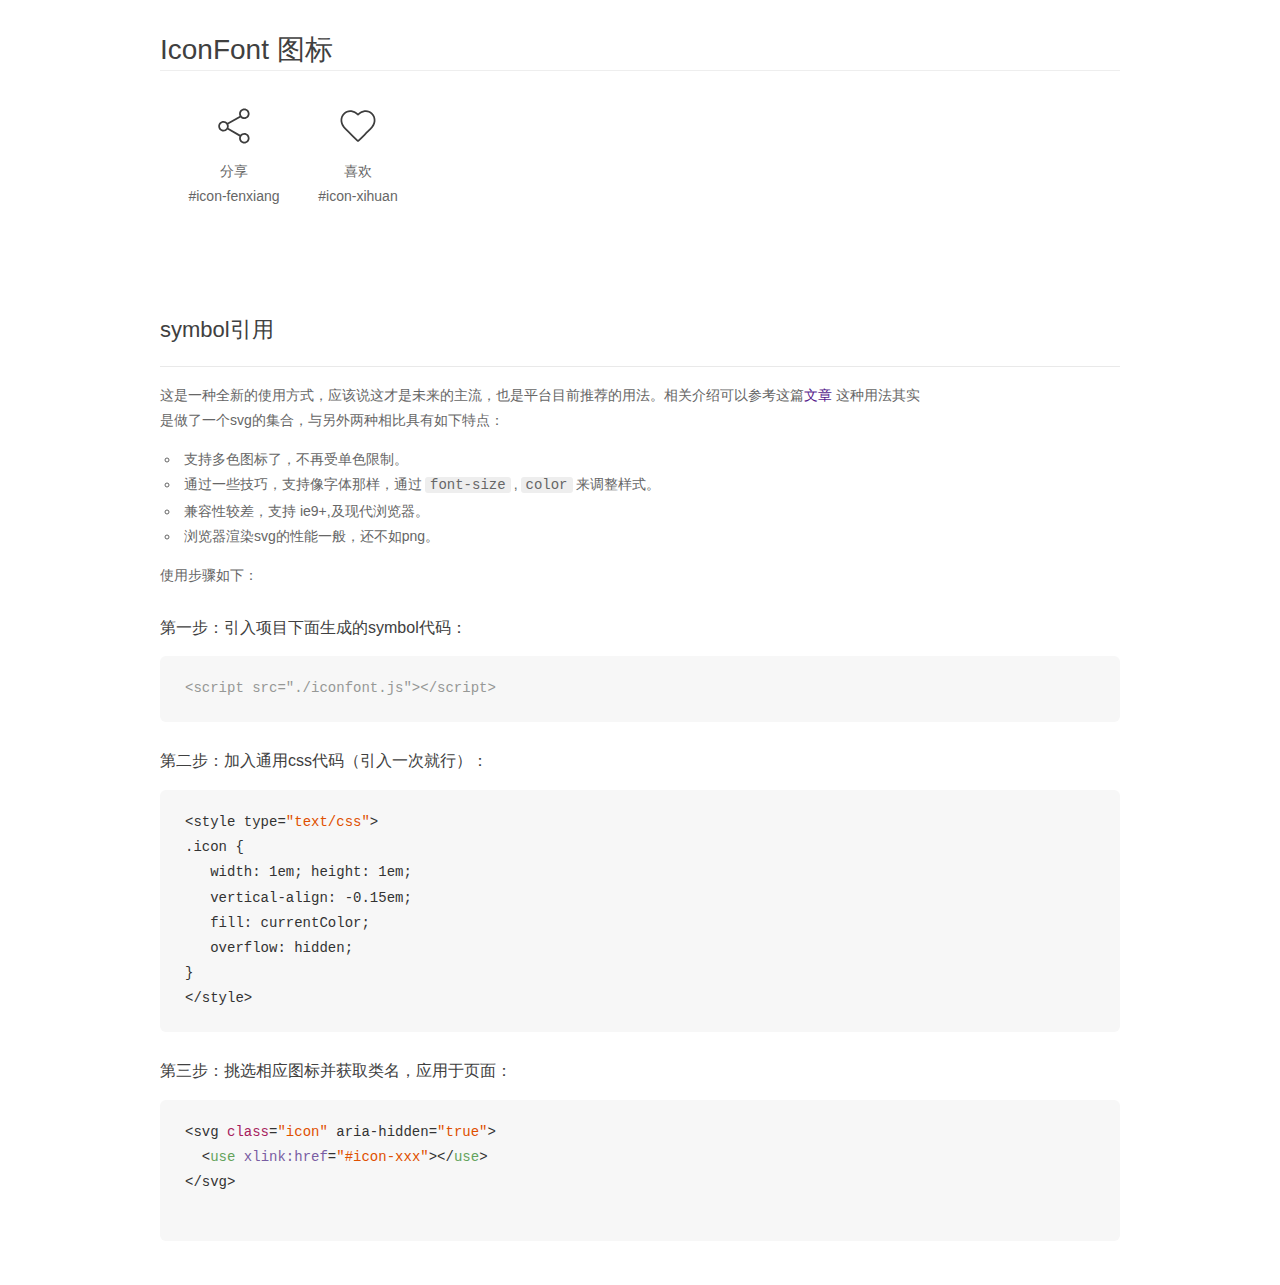
<file: font_1pvf82gts8oxbt9/demo_symbol.html>
<!DOCTYPE html>
<html>
<head>
    <meta charset="utf-8"/>
    <title>IconFont</title>
    <link rel="stylesheet" href="demo.css">
    <script src="iconfont.js"></script>

    <style type="text/css">
        .icon {
          /* 通过设置 font-size 来改变图标大小 */
          width: 1em; height: 1em;
          /* 图标和文字相邻时，垂直对齐 */
          vertical-align: -0.15em;
          /* 通过设置 color 来改变 SVG 的颜色/fill */
          fill: currentColor;
          /* path 和 stroke 溢出 viewBox 部分在 IE 下会显示
             normalize.css 中也包含这行 */
          overflow: hidden;
        }

    </style>
</head>
<body>
    <div class="main markdown">
        <h1>IconFont 图标</h1>
        <ul class="icon_lists clear">
            
                <li>
                    <svg class="icon" aria-hidden="true">
                        <use xlink:href="#icon-fenxiang"></use>
                    </svg>
                    <div class="name">分享</div>
                    <div class="fontclass">#icon-fenxiang</div>
                </li>
            
                <li>
                    <svg class="icon" aria-hidden="true">
                        <use xlink:href="#icon-xihuan"></use>
                    </svg>
                    <div class="name">喜欢</div>
                    <div class="fontclass">#icon-xihuan</div>
                </li>
            
        </ul>


        <h2 id="symbol-">symbol引用</h2>
        <hr>

        <p>这是一种全新的使用方式，应该说这才是未来的主流，也是平台目前推荐的用法。相关介绍可以参考这篇<a href="">文章</a>
        这种用法其实是做了一个svg的集合，与另外两种相比具有如下特点：</p>
        <ul>
          <li>支持多色图标了，不再受单色限制。</li>
          <li>通过一些技巧，支持像字体那样，通过<code>font-size</code>,<code>color</code>来调整样式。</li>
          <li>兼容性较差，支持 ie9+,及现代浏览器。</li>
          <li>浏览器渲染svg的性能一般，还不如png。</li>
        </ul>
        <p>使用步骤如下：</p>
        <h3 id="-symbol-">第一步：引入项目下面生成的symbol代码：</h3>
        <pre><code class="lang-js hljs javascript"><span class="hljs-comment">&lt;script src="./iconfont.js"&gt;&lt;/script&gt;</span></code></pre>
        <h3 id="-css-">第二步：加入通用css代码（引入一次就行）：</h3>
        <pre><code class="lang-js hljs javascript">&lt;style type=<span class="hljs-string">"text/css"</span>&gt;
.icon {
   width: <span class="hljs-number">1</span>em; height: <span class="hljs-number">1</span>em;
   vertical-align: <span class="hljs-number">-0.15</span>em;
   fill: currentColor;
   overflow: hidden;
}
&lt;<span class="hljs-regexp">/style&gt;</span></code></pre>
        <h3 id="-">第三步：挑选相应图标并获取类名，应用于页面：</h3>
        <pre><code class="lang-js hljs javascript">&lt;svg <span class="hljs-class"><span class="hljs-keyword">class</span></span>=<span class="hljs-string">"icon"</span> aria-hidden=<span class="hljs-string">"true"</span>&gt;<span class="xml"><span class="hljs-tag">
  &lt;<span class="hljs-name">use</span> <span class="hljs-attr">xlink:href</span>=<span class="hljs-string">"#icon-xxx"</span>&gt;</span><span class="hljs-tag">&lt;/<span class="hljs-name">use</span>&gt;</span>
</span>&lt;<span class="hljs-regexp">/svg&gt;
        </span></code></pre>
    </div>
</body>
</html>
</file>
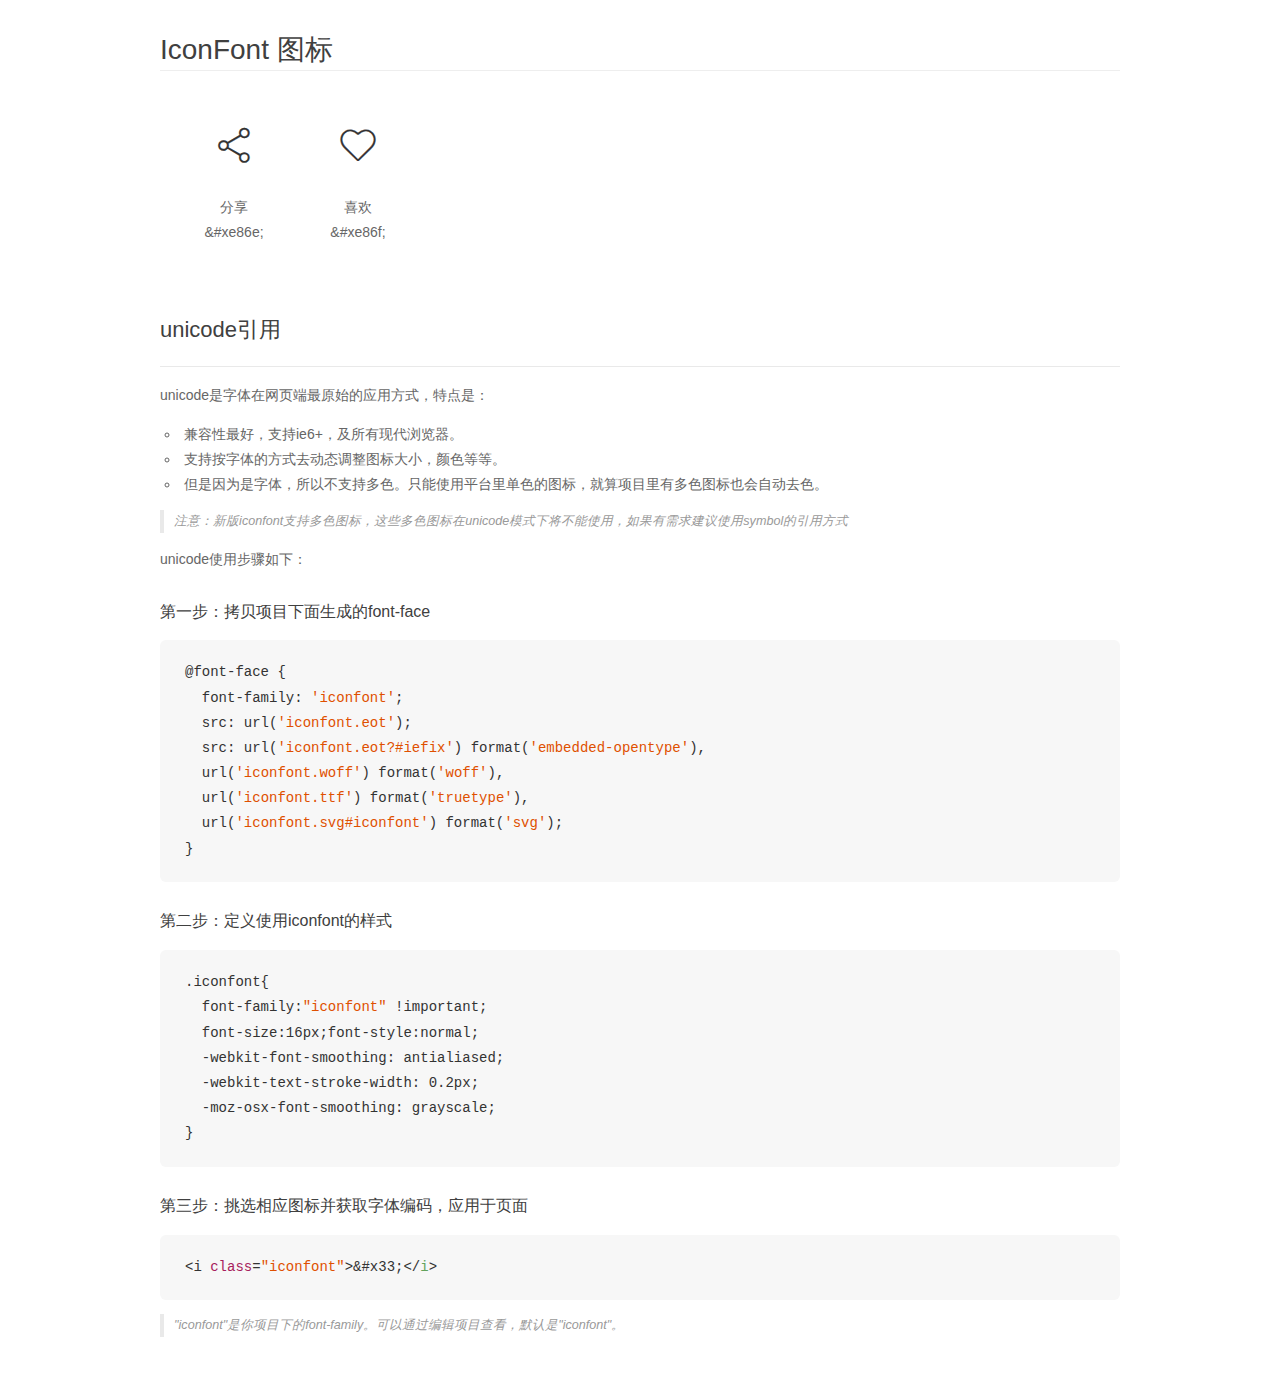
<file: font_1pvf82gts8oxbt9/demo_unicode.html>
<!DOCTYPE html>
<html>
<head>
    <meta charset="utf-8"/>
    <title>IconFont</title>
    <link rel="stylesheet" href="demo.css">

    <style type="text/css">

        @font-face {font-family: "iconfont";
          src: url('iconfont.eot'); /* IE9*/
          src: url('iconfont.eot#iefix') format('embedded-opentype'), /* IE6-IE8 */
          url('iconfont.woff') format('woff'), /* chrome, firefox */
          url('iconfont.ttf') format('truetype'), /* chrome, firefox, opera, Safari, Android, iOS 4.2+*/
          url('iconfont.svg#iconfont') format('svg'); /* iOS 4.1- */
        }

        .iconfont {
          font-family:"iconfont" !important;
          font-size:16px;
          font-style:normal;
          -webkit-font-smoothing: antialiased;
          -webkit-text-stroke-width: 0.2px;
          -moz-osx-font-smoothing: grayscale;
        }

    </style>
</head>
<body>
    <div class="main markdown">
        <h1>IconFont 图标</h1>
        <ul class="icon_lists clear">
            
                <li>
                <i class="icon iconfont">&#xe86e;</i>
                    <div class="name">分享</div>
                    <div class="code">&amp;#xe86e;</div>
                </li>
            
                <li>
                <i class="icon iconfont">&#xe86f;</i>
                    <div class="name">喜欢</div>
                    <div class="code">&amp;#xe86f;</div>
                </li>
            
        </ul>
        <h2 id="unicode-">unicode引用</h2>
        <hr>

        <p>unicode是字体在网页端最原始的应用方式，特点是：</p>
        <ul>
        <li>兼容性最好，支持ie6+，及所有现代浏览器。</li>
        <li>支持按字体的方式去动态调整图标大小，颜色等等。</li>
        <li>但是因为是字体，所以不支持多色。只能使用平台里单色的图标，就算项目里有多色图标也会自动去色。</li>
        </ul>
        <blockquote>
        <p>注意：新版iconfont支持多色图标，这些多色图标在unicode模式下将不能使用，如果有需求建议使用symbol的引用方式</p>
        </blockquote>
        <p>unicode使用步骤如下：</p>
        <h3 id="-font-face">第一步：拷贝项目下面生成的font-face</h3>
        <pre><code class="lang-js hljs javascript">@font-face {
  font-family: <span class="hljs-string">'iconfont'</span>;
  src: url(<span class="hljs-string">'iconfont.eot'</span>);
  src: url(<span class="hljs-string">'iconfont.eot?#iefix'</span>) format(<span class="hljs-string">'embedded-opentype'</span>),
  url(<span class="hljs-string">'iconfont.woff'</span>) format(<span class="hljs-string">'woff'</span>),
  url(<span class="hljs-string">'iconfont.ttf'</span>) format(<span class="hljs-string">'truetype'</span>),
  url(<span class="hljs-string">'iconfont.svg#iconfont'</span>) format(<span class="hljs-string">'svg'</span>);
}
</code></pre>
        <h3 id="-iconfont-">第二步：定义使用iconfont的样式</h3>
        <pre><code class="lang-js hljs javascript">.iconfont{
  font-family:<span class="hljs-string">"iconfont"</span> !important;
  font-size:<span class="hljs-number">16</span>px;font-style:normal;
  -webkit-font-smoothing: antialiased;
  -webkit-text-stroke-width: <span class="hljs-number">0.2</span>px;
  -moz-osx-font-smoothing: grayscale;
}
</code></pre>
        <h3 id="-">第三步：挑选相应图标并获取字体编码，应用于页面</h3>
        <pre><code class="lang-js hljs javascript">&lt;i <span class="hljs-class"><span class="hljs-keyword">class</span></span>=<span class="hljs-string">"iconfont"</span>&gt;&amp;#x33;<span class="xml"><span class="hljs-tag">&lt;/<span class="hljs-name">i</span>&gt;</span></span></code></pre>

        <blockquote>
        <p>"iconfont"是你项目下的font-family。可以通过编辑项目查看，默认是"iconfont"。</p>
        </blockquote>
    </div>


</body>
</html>
</file>
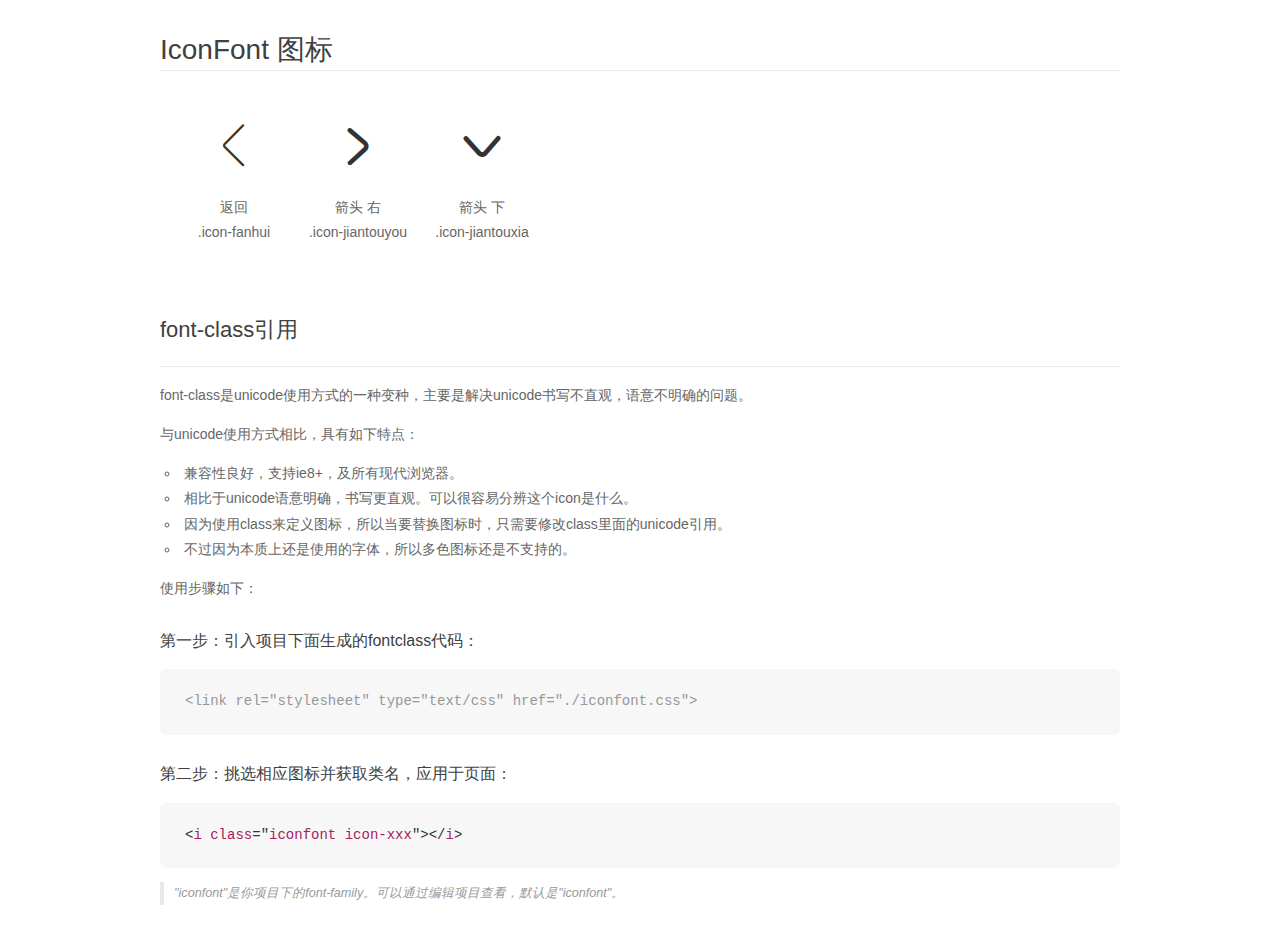
<file: font_8osw6w4czhgxpqfr/demo_fontclass.html>
<!DOCTYPE html>
<html>
<head>
    <meta charset="utf-8"/>
    <title>IconFont</title>
    <link rel="stylesheet" href="demo.css">
    <link rel="stylesheet" href="iconfont.css">
</head>
<body>
    <div class="main markdown">
        <h1>IconFont 图标</h1>
        <ul class="icon_lists clear">
            
                <li>
                <i class="icon iconfont icon-fanhui"></i>
                    <div class="name">返回</div>
                    <div class="fontclass">.icon-fanhui</div>
                </li>
            
                <li>
                <i class="icon iconfont icon-jiantouyou"></i>
                    <div class="name">箭头 右</div>
                    <div class="fontclass">.icon-jiantouyou</div>
                </li>
            
                <li>
                <i class="icon iconfont icon-jiantouxia"></i>
                    <div class="name">箭头 下</div>
                    <div class="fontclass">.icon-jiantouxia</div>
                </li>
            
        </ul>

        <h2 id="font-class-">font-class引用</h2>
        <hr>

        <p>font-class是unicode使用方式的一种变种，主要是解决unicode书写不直观，语意不明确的问题。</p>
        <p>与unicode使用方式相比，具有如下特点：</p>
        <ul>
        <li>兼容性良好，支持ie8+，及所有现代浏览器。</li>
        <li>相比于unicode语意明确，书写更直观。可以很容易分辨这个icon是什么。</li>
        <li>因为使用class来定义图标，所以当要替换图标时，只需要修改class里面的unicode引用。</li>
        <li>不过因为本质上还是使用的字体，所以多色图标还是不支持的。</li>
        </ul>
        <p>使用步骤如下：</p>
        <h3 id="-fontclass-">第一步：引入项目下面生成的fontclass代码：</h3>


        <pre><code class="lang-js hljs javascript"><span class="hljs-comment">&lt;link rel="stylesheet" type="text/css" href="./iconfont.css"&gt;</span></code></pre>
        <h3 id="-">第二步：挑选相应图标并获取类名，应用于页面：</h3>
        <pre><code class="lang-css hljs">&lt;<span class="hljs-selector-tag">i</span> <span class="hljs-selector-tag">class</span>="<span class="hljs-selector-tag">iconfont</span> <span class="hljs-selector-tag">icon-xxx</span>"&gt;&lt;/<span class="hljs-selector-tag">i</span>&gt;</code></pre>
        <blockquote>
        <p>"iconfont"是你项目下的font-family。可以通过编辑项目查看，默认是"iconfont"。</p>
        </blockquote>
    </div>
</body>
</html>
</file>
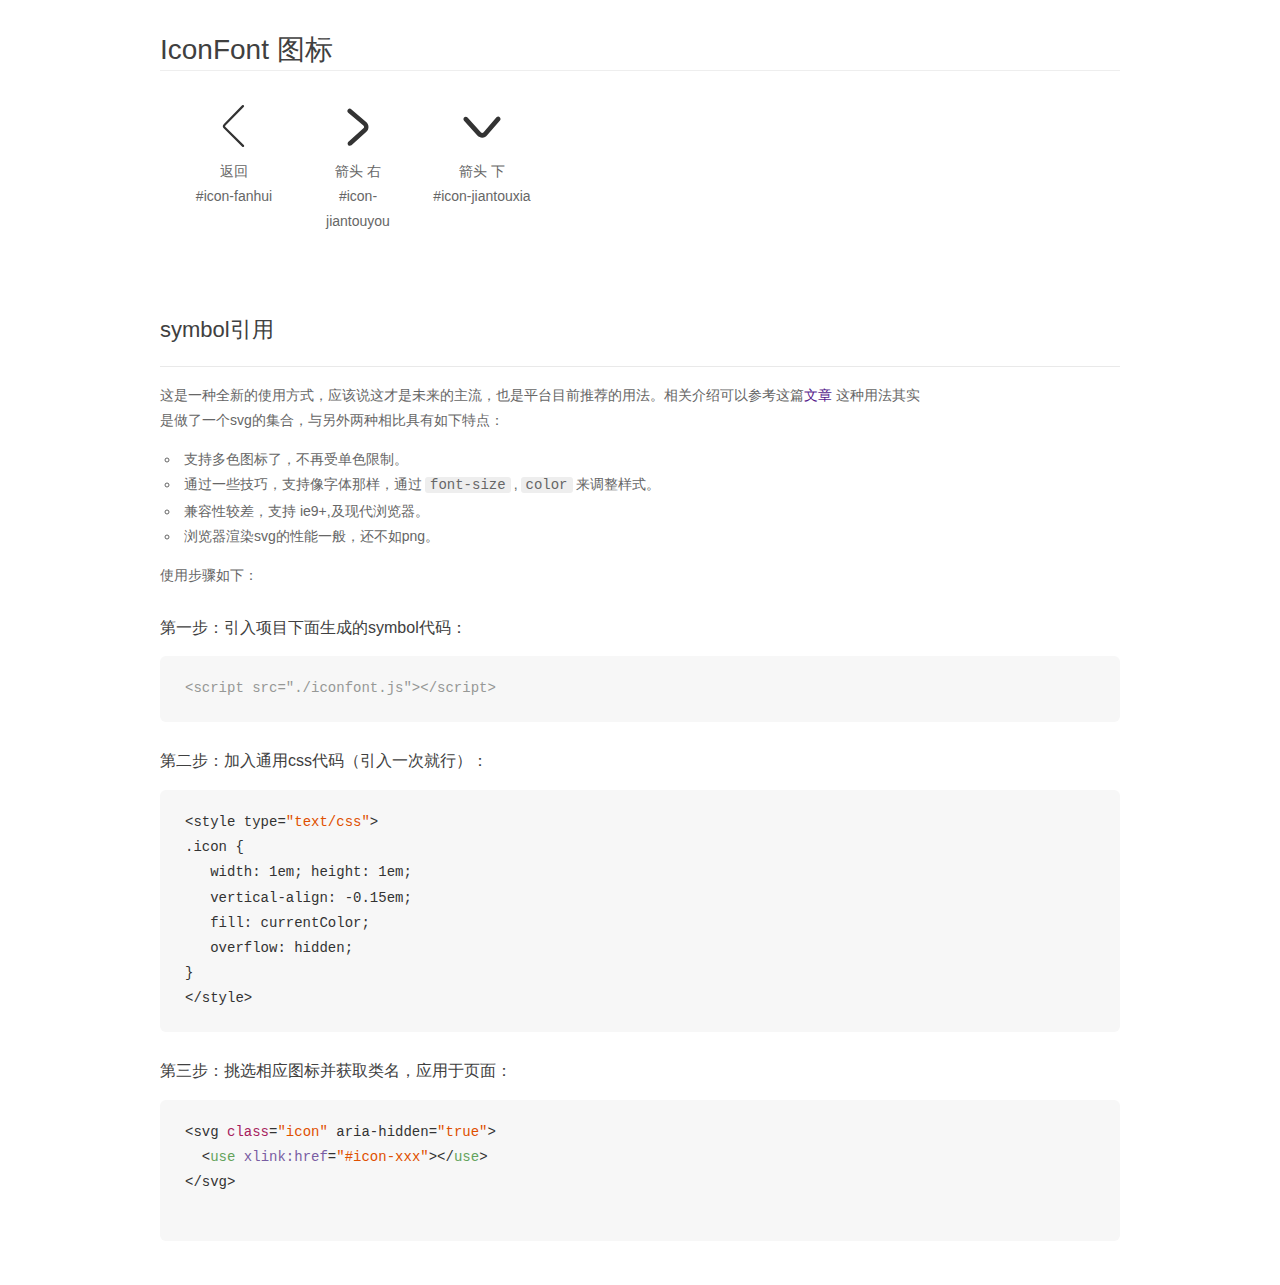
<file: font_8osw6w4czhgxpqfr/demo_symbol.html>
<!DOCTYPE html>
<html>
<head>
    <meta charset="utf-8"/>
    <title>IconFont</title>
    <link rel="stylesheet" href="demo.css">
    <script src="iconfont.js"></script>

    <style type="text/css">
        .icon {
          /* 通过设置 font-size 来改变图标大小 */
          width: 1em; height: 1em;
          /* 图标和文字相邻时，垂直对齐 */
          vertical-align: -0.15em;
          /* 通过设置 color 来改变 SVG 的颜色/fill */
          fill: currentColor;
          /* path 和 stroke 溢出 viewBox 部分在 IE 下会显示
             normalize.css 中也包含这行 */
          overflow: hidden;
        }

    </style>
</head>
<body>
    <div class="main markdown">
        <h1>IconFont 图标</h1>
        <ul class="icon_lists clear">
            
                <li>
                    <svg class="icon" aria-hidden="true">
                        <use xlink:href="#icon-fanhui"></use>
                    </svg>
                    <div class="name">返回</div>
                    <div class="fontclass">#icon-fanhui</div>
                </li>
            
                <li>
                    <svg class="icon" aria-hidden="true">
                        <use xlink:href="#icon-jiantouyou"></use>
                    </svg>
                    <div class="name">箭头 右</div>
                    <div class="fontclass">#icon-jiantouyou</div>
                </li>
            
                <li>
                    <svg class="icon" aria-hidden="true">
                        <use xlink:href="#icon-jiantouxia"></use>
                    </svg>
                    <div class="name">箭头 下</div>
                    <div class="fontclass">#icon-jiantouxia</div>
                </li>
            
        </ul>


        <h2 id="symbol-">symbol引用</h2>
        <hr>

        <p>这是一种全新的使用方式，应该说这才是未来的主流，也是平台目前推荐的用法。相关介绍可以参考这篇<a href="">文章</a>
        这种用法其实是做了一个svg的集合，与另外两种相比具有如下特点：</p>
        <ul>
          <li>支持多色图标了，不再受单色限制。</li>
          <li>通过一些技巧，支持像字体那样，通过<code>font-size</code>,<code>color</code>来调整样式。</li>
          <li>兼容性较差，支持 ie9+,及现代浏览器。</li>
          <li>浏览器渲染svg的性能一般，还不如png。</li>
        </ul>
        <p>使用步骤如下：</p>
        <h3 id="-symbol-">第一步：引入项目下面生成的symbol代码：</h3>
        <pre><code class="lang-js hljs javascript"><span class="hljs-comment">&lt;script src="./iconfont.js"&gt;&lt;/script&gt;</span></code></pre>
        <h3 id="-css-">第二步：加入通用css代码（引入一次就行）：</h3>
        <pre><code class="lang-js hljs javascript">&lt;style type=<span class="hljs-string">"text/css"</span>&gt;
.icon {
   width: <span class="hljs-number">1</span>em; height: <span class="hljs-number">1</span>em;
   vertical-align: <span class="hljs-number">-0.15</span>em;
   fill: currentColor;
   overflow: hidden;
}
&lt;<span class="hljs-regexp">/style&gt;</span></code></pre>
        <h3 id="-">第三步：挑选相应图标并获取类名，应用于页面：</h3>
        <pre><code class="lang-js hljs javascript">&lt;svg <span class="hljs-class"><span class="hljs-keyword">class</span></span>=<span class="hljs-string">"icon"</span> aria-hidden=<span class="hljs-string">"true"</span>&gt;<span class="xml"><span class="hljs-tag">
  &lt;<span class="hljs-name">use</span> <span class="hljs-attr">xlink:href</span>=<span class="hljs-string">"#icon-xxx"</span>&gt;</span><span class="hljs-tag">&lt;/<span class="hljs-name">use</span>&gt;</span>
</span>&lt;<span class="hljs-regexp">/svg&gt;
        </span></code></pre>
    </div>
</body>
</html>
</file>
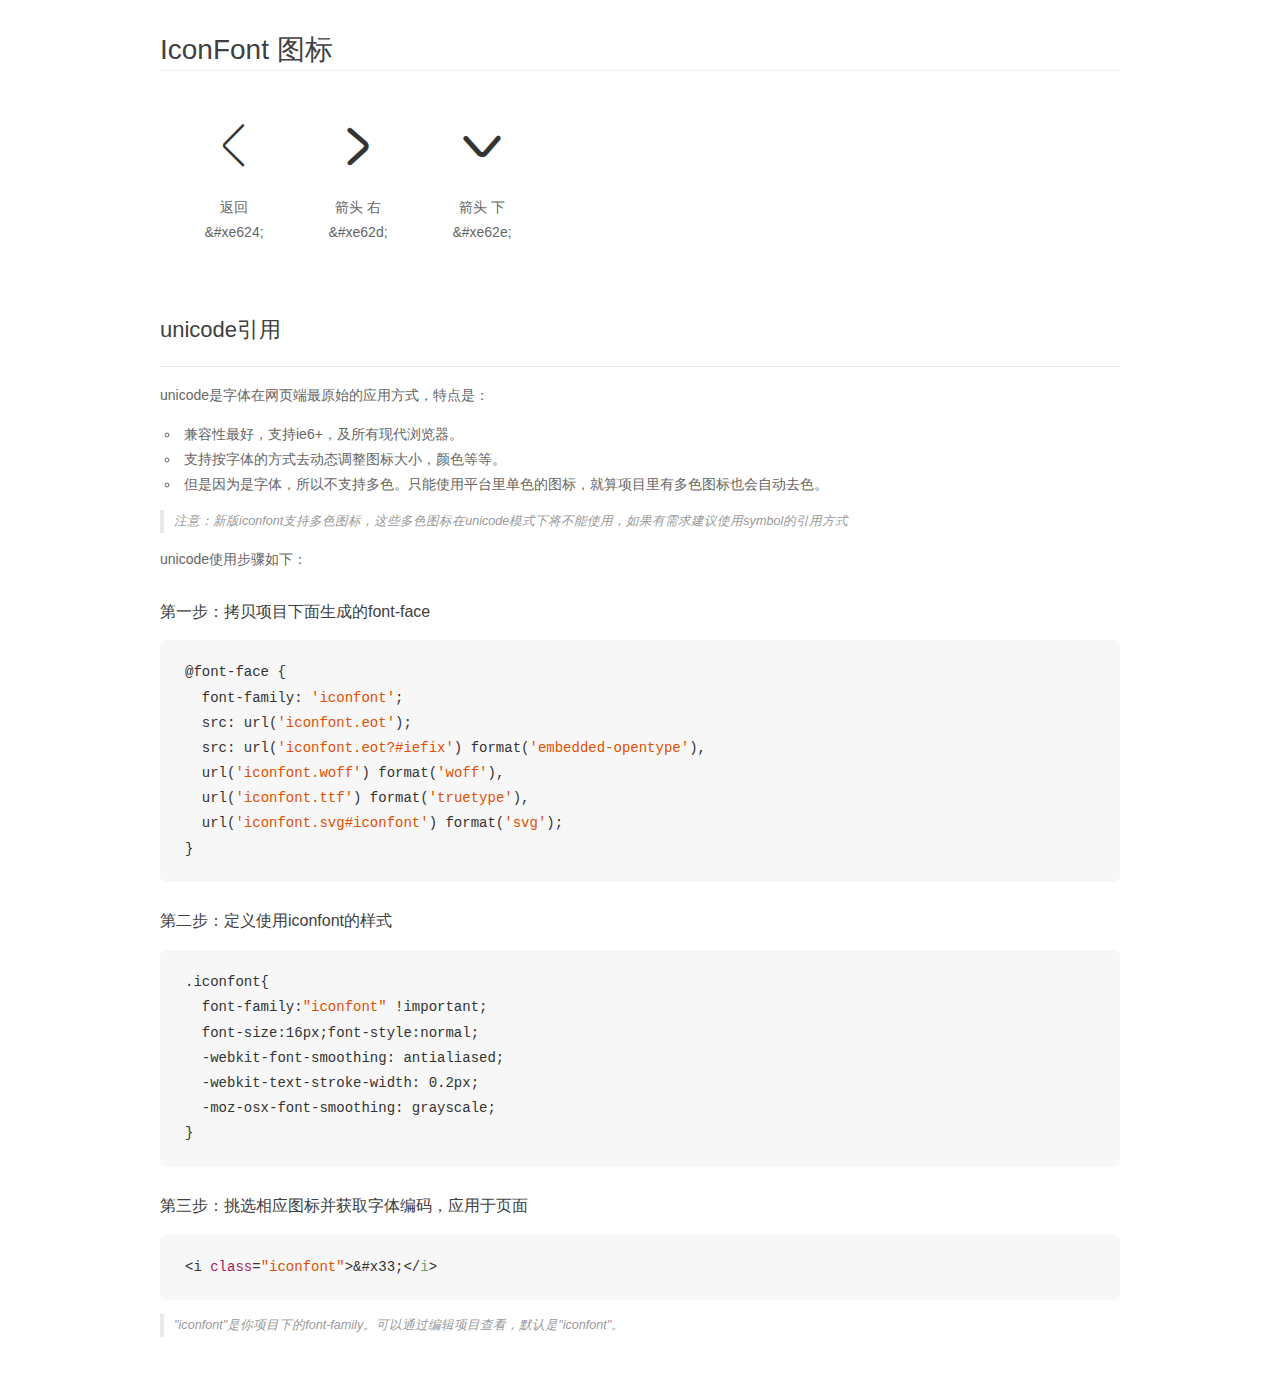
<file: font_8osw6w4czhgxpqfr/demo_unicode.html>
<!DOCTYPE html>
<html>
<head>
    <meta charset="utf-8"/>
    <title>IconFont</title>
    <link rel="stylesheet" href="demo.css">

    <style type="text/css">

        @font-face {font-family: "iconfont";
          src: url('iconfont.eot'); /* IE9*/
          src: url('iconfont.eot#iefix') format('embedded-opentype'), /* IE6-IE8 */
          url('iconfont.woff') format('woff'), /* chrome, firefox */
          url('iconfont.ttf') format('truetype'), /* chrome, firefox, opera, Safari, Android, iOS 4.2+*/
          url('iconfont.svg#iconfont') format('svg'); /* iOS 4.1- */
        }

        .iconfont {
          font-family:"iconfont" !important;
          font-size:16px;
          font-style:normal;
          -webkit-font-smoothing: antialiased;
          -webkit-text-stroke-width: 0.2px;
          -moz-osx-font-smoothing: grayscale;
        }

    </style>
</head>
<body>
    <div class="main markdown">
        <h1>IconFont 图标</h1>
        <ul class="icon_lists clear">
            
                <li>
                <i class="icon iconfont">&#xe624;</i>
                    <div class="name">返回</div>
                    <div class="code">&amp;#xe624;</div>
                </li>
            
                <li>
                <i class="icon iconfont">&#xe62d;</i>
                    <div class="name">箭头 右</div>
                    <div class="code">&amp;#xe62d;</div>
                </li>
            
                <li>
                <i class="icon iconfont">&#xe62e;</i>
                    <div class="name">箭头 下</div>
                    <div class="code">&amp;#xe62e;</div>
                </li>
            
        </ul>
        <h2 id="unicode-">unicode引用</h2>
        <hr>

        <p>unicode是字体在网页端最原始的应用方式，特点是：</p>
        <ul>
        <li>兼容性最好，支持ie6+，及所有现代浏览器。</li>
        <li>支持按字体的方式去动态调整图标大小，颜色等等。</li>
        <li>但是因为是字体，所以不支持多色。只能使用平台里单色的图标，就算项目里有多色图标也会自动去色。</li>
        </ul>
        <blockquote>
        <p>注意：新版iconfont支持多色图标，这些多色图标在unicode模式下将不能使用，如果有需求建议使用symbol的引用方式</p>
        </blockquote>
        <p>unicode使用步骤如下：</p>
        <h3 id="-font-face">第一步：拷贝项目下面生成的font-face</h3>
        <pre><code class="lang-js hljs javascript">@font-face {
  font-family: <span class="hljs-string">'iconfont'</span>;
  src: url(<span class="hljs-string">'iconfont.eot'</span>);
  src: url(<span class="hljs-string">'iconfont.eot?#iefix'</span>) format(<span class="hljs-string">'embedded-opentype'</span>),
  url(<span class="hljs-string">'iconfont.woff'</span>) format(<span class="hljs-string">'woff'</span>),
  url(<span class="hljs-string">'iconfont.ttf'</span>) format(<span class="hljs-string">'truetype'</span>),
  url(<span class="hljs-string">'iconfont.svg#iconfont'</span>) format(<span class="hljs-string">'svg'</span>);
}
</code></pre>
        <h3 id="-iconfont-">第二步：定义使用iconfont的样式</h3>
        <pre><code class="lang-js hljs javascript">.iconfont{
  font-family:<span class="hljs-string">"iconfont"</span> !important;
  font-size:<span class="hljs-number">16</span>px;font-style:normal;
  -webkit-font-smoothing: antialiased;
  -webkit-text-stroke-width: <span class="hljs-number">0.2</span>px;
  -moz-osx-font-smoothing: grayscale;
}
</code></pre>
        <h3 id="-">第三步：挑选相应图标并获取字体编码，应用于页面</h3>
        <pre><code class="lang-js hljs javascript">&lt;i <span class="hljs-class"><span class="hljs-keyword">class</span></span>=<span class="hljs-string">"iconfont"</span>&gt;&amp;#x33;<span class="xml"><span class="hljs-tag">&lt;/<span class="hljs-name">i</span>&gt;</span></span></code></pre>

        <blockquote>
        <p>"iconfont"是你项目下的font-family。可以通过编辑项目查看，默认是"iconfont"。</p>
        </blockquote>
    </div>


</body>
</html>
</file>
<file: 1index22.css>
@charset "utf-8";
/* CSS Document */
html, body, ul, li, ol, dl, dd, dt, p, h1, h2, h3, h4, h5, h6, form, fieldset, legend, img, a{ margin:0; padding:0; }
fieldset, img { border:none; }
img{display: block;}
address, caption, cite, code, dfn, th, var { font-style:normal; font-weight:normal; }
ul, ol { list-style:none;} 
a{ text-decoration: none;}
.box{width: 1200px; /*height: 850px;*/ margin: 0 auto;margin-bottom: 50px;}
.box-top{height:154px; margin: 0 auto;}
.box-header{
	width: 100%;
	height: 32px;
	border-bottom: 1px solid #999999;
}	
	.header{
		width: 1260px;
		height: 32px;
		background: #ffffff;
		/*border-bottom:1px solid #000000;*/
		/*overflow: hidden;*/
		position: relative;
		margin: 0 auto;
		/*margin-bottom: 180px;*/
	}
	.header p{
		display: block;
		position: absolute;
		left:30px ;
		line-height: 32px;
	}
	.header ul{
		position: absolute;
		width: 390px;
		right: 32px;
		/*float:right;
		margin-right:32px;*/
	}
	.header ul li{
		float:left;
		/*width: 70px;*/
		/*width:37px;
		height: 32px;*/
		/*overflow: hidden;*/
		position: relative;
	}
	.header ul li a{
		display: block;
		line-height:32px;
		color: #696969;
		text-align: center;
		font-size: 12px;
	}
	.header ul li a i{
		font-size: 12px;
	}
	#ul-one{
		width: 100px;
		height: 80px;
		position:relative;
		border: 1px solid #000000;
		left: 0px;
		background: #ffffff;
		display: none;
	}
	#ul-one li{
		font-size: 14px;
		width: 100px;
		height: 26px;
		
	}
	#ul-one li a{
		line-height: 26px;
		margin-top: 5px;
		margin-left:5px;
		width: 80px;
		background: none;
	}
	#ul-two{
		width: 90px;
		height: 120px;
		border: 1px solid #000000;
		position: relative;
		left: 15px;
		background: #ffffff;
		display: none;
	}
	#ul-two li a{
		margin-left:20px ;
	}
	#mobile img{
		width: 160px;
		height:160px;
		display: none;
		position: relative;
		left: 20px;
	}
	#erweima img{
		width: 140px;
		height:140px;
		display: none;
		position: relative;
		left: -60px;
		
	}
	.header ul li:hover #ul-one{
		display: block;
		z-index: 99999;
	}
	.header ul li:hover #ul-two{
		display: block;
		z-index: 99999;
	}
	.header ul li:hover #mobile img{
		display: block;
		z-index: 99999;
	}
	.header ul li:hover #erweima img{
		display: block;
		z-index: 99999;
	}
	
	
/*nav*/
	.box-nav{
		width: 100%;
		height: 120px;
		border-bottom: 1px solid red;
	}
	.nav{
		height: 120px;
		width: 1260px;
		margin: 0 auto;
		/*background-image:url(img/bj01.jpg) ;*/
		/*overflow:hidden;*/ 
		position: relative;
		margin-bottom:800px; 
	}
	.nav img{
		width:266px ;
		height:73px;
		float: left;
	}
/*搜索栏*/
	.nav .sou{
		display: block;
		background: #d51819;
		width:390px;
		height:35px;
		position: absolute;
		left: 300px;
		top: 22px;
		overflow: hidden;		
	}
	.nav .sou .txt{
		display: block;
		width: 310px;
		height: 31px;
		background: #ffffff;
		z-index: 222;
		border: none;
		box-sizing: border-box;
		margin-top:2px ;
		margin-left:2px;
		float: left;
	}
	.nav .sou span{
		display: block;
		width: 35px;
		height: 35px;
		background-image: url(img/sou01.jpg);
		float: left;
	}
	.nav .sou a{
		line-height: 35px;
		color: #FFFFFF;
		
	}
/*搜索栏后的导航*/
	.nav .nav1{
		width: 350px;
		height: 35px;
		position: absolute;
		top: 22px;
		left: 710px;		
	}
	.nav .nav1 li{
		float:left;
		margin: 0 5px;
	}
	.nav .nav1 li a{
		line-height: 35px;
		font-size:12px;
		color: #000000;
	}
	.nav .nav1 li span{
		direction: block;
		float:right;
		line-height: 35px;
		margin-left:5px ;
		margin-top:10px ;
		width: 4px;
		height: 15px;
		background-image: url(img/tiao.jpg);
	}
/*搜索栏  后的购物车*/
	.nav .shop {
		position: absolute;
		left: 1090px;
		top: 22px;
		width: 120px;
		height: 35px;
		
	}
	.nav .shop .gou{
		display: block;
		float:left;
		line-height: 35px;
		margin-top: 3px;
		width: 29px;
		height: 29px;
		background-image: url(img/gouwu.jpg);
	}
	.nav .shop a{
		line-height: 35px;
		color: #000000;
		margin-left:10px ;
	}
	.nav .shop a .shopcount{
		color: red;
		margin: 0 3px;
		font-size:20px ;
	}
	.nav .pull-down-list{
		width: 236px;
		height: 40px;
		background:#d51819;
		position: absolute;
		left: 30px;
		bottom:0px;
	}
	.nav .pull-down-list .pull{
		float: left;
		display: block;
		width: 34px;
		height: 27px;
		margin-top: 6.5px;
		margin-left: 3px;
		margin-right: 10px;
		background-image:url(img/pull.jpg) ;
	}
	.nav .pull-down-list .acolor{
		color: #ffffff;
		font-size: 14px;
		line-height: 40px;
		font-family: "微软雅黑";
		font-weight: 800;
	}
/*下拉菜单*/
		.showpull{
			position: relative;
			z-index: 99999;
			top: -1px;
			width:234px;
			height:527px;
			border: 1px solid #D51819;
			display: none;
			color: #000000;
			background:#ffffff;
			
		}
		.showpull li{
			width: 228px;
			/*height: 60px;*/
			margin-left: 6px;
			position: relative;
			/*margin-top: 3px;*/
		}
		.showpull li a{
			font-size: 14px;
			line-height: 20px;
			color: #696969;
			font-weight: 800;
			margin-top:3px;
		}	
		.showpull li .iconfont{
			margin-top: 3px;
			font-size:14px ;
			line-height: 20px;
			color: darkred;
			position: absolute;
			right: 5px;
		}
		.showpull li ul{
			width: 228px;
			height: 50px;
		}
		.showpull li ul a{
			display: inline-block;
			font-size:12px;
			font-weight: 400;
			color: #6969696;
			line-height: 20px;
		}
		
/*二级下拉菜单*/
		.bigbox{
			width:725px;
			height: 526px;
			position: relative;
			left: 235px;
			top:-529px;
			display: none;
			z-index: 9999;
		}
		
		#son-pull{
			width:725px;
			height: 526px;
			border: 1px solid #696969;
		/*	position:relative;*/
			/*left: 235px;
			top:40px;*/
			/*z-index: 1;*/
			overflow: hidden;
			position: absolute;
			background: #ffffff;
			display: none;
		}	
			#son-pull-left{
				width: 175px;
				height: 527px;
				overflow: hidden;
				float:left;
			}
			#son-pull #son-pull-left ul{
				width: 160px;
				height: 173px;
				margin-left: 15px;
			}
			#son-pull #son-pull-left ul a{
				display:inline-block;
				font-size: 14px;
				margin-right: 10px;
				color: #222222;
				font-weight: 800;
				line-height: 20px;
			}
			#son-pull #son-pull-left ul li{
				width: 140px;
			}
			#son-pull #son-pull-left ul li a{
				font-size: 12px;
				color: #696969;
				display:inline-block;
				font-weight: 400;
			}
			
/*////////////////////////*/			
			
			
			#son-pull-right{
				width: 540px;
				height: 527px;
				/*background: fuchsia;*/
				float:right;
			}
			#son-pull-right img{
				width: 540px;
				height: 360px;
				float: left;
			}
			#son-pull-right #right-box{
				width: 540px;
				height: 165px;
				float: left;
			}
			#son-pull-right #right-box p{
				display: block;
				width: 530px;
				height: 50px;
				font-weight: 800px;
				line-height: 50px;
				margin-left: 10px;
				
			}
			#right-box dl{
				width: 540px;
				height: 55px;
			}
			#right-box dl dd{
				float: left;
				width: 135px;
				height: 6px;
			}
			#right-box dl dd img{
				float: left;
				width: 110px;
				height: 35px;
				margin: 10px 12.5px;
			}
	
	
	
	
	
	
	
	
	
	
	
	
	
	
	
	
/*nav 中横向的导航*/
	.nav .nav2{
		width:720px;
		height: 40px;
		position: absolute;
		left: 270px;
		bottom: 0px;
	}
	.nav .nav2 li{
		float: left;
		margin: 0 20px;
	}
	.nav .nav2 li a{
		font-size: 20px;
		font-weight: 800;
		color: #000000;
		line-height: 40px;
	}
/*最后一个动画 */
	.nav .nav-list{
		display: block;
		width: 134px;
		height: 40px;
		position: absolute;
		right: 32px;
		bottom: 3px;
		background-image:url(img/mobilegai.gif);
	}
/*页脚*/
	.content-list{
		width: 1200px;
		height: 240px;
		margin: 0 auto;
		margin-bottom: 50px;
		
	}
	/*.content-list .main-top{
		width: 1200px;
		margin-left: 30px;
	}*/
	.content-list dl{
		float: left;
		border: 1px solid #dcdcdc;
		
	}
	.content-list dl:nth-child(1){
		width: 278px;
	}
	.content-list dl:nth-child(2){
		border-left:none;
		width: 279px;
	}
	.content-list dl:nth-child(3){
		border-left:none;
		width: 279px;
	}
/*最后一个dl*/
	.content-list #list-box{
		width: 359px;
		border: 1px solid #dcdcdc;
		border-left:none;
		overflow: hidden;
	}
		#list-box .list-box1{
			width:359px;
			height: 89px;
			
		}
			#list-box .list-box1 dl{
				width: 115px;
				height: 69px;
				margin-top: 15px;
				border: none;
				float: left;
				
			}
				#list-box .list-box1 dl dt{
					margin-left: 39px;
				}
				#list-box .list-box1 dl dd{
					text-align: center;
					font-size: 12px;
					margin-top:5px;
					font-weight: 700;
				}
				#list-box .list-box1 span{
					background-image: url(img/list-box.jpg);
					display: block;
					width: 6px;
					height: 63px;
					line-height: 69px;
					float: left;
					margin-top: 15px;
				}
				#list-box .list-box1 dl dd a{
					color:#696969 ;
				}
/*maix*/
	/*.main{
		width: 1200px;
		height:600px;
		background: cyan;
		margin: 0 auto;
	}	*/
				
				
/*footer*/
	.footer{
		
		height: 294px;
		overflow: hidden;
	}
		.footer .nav3{
			background-image:url(img/beij.jpg)  ;
			height: 40px;
		}
			.footer .nav3 .uu{
				width: 1200px;
				height: 40px;
				margin:0 auto;
			}
			.footer .nav3 .uu li{
				float: left;
				
				width: 200px;
			}
			.footer .nav3 .uu li a{
				line-height: 40px;
				font-size:14px ;
				color: #696969;
				font-weight: 700;
			}
		.footer .guild{
			width: 1200px;
			height:145px;
			border-bottom:1px solid #000000 ;
			margin:0 auto;
			
		}
			.footer .guild ul{
				width: 200px;
				float: left;
			}
			.footer .guild ul li{
				margin-top:7px ;
			}
			.footer .guild ul li a{
				font-size: 12px;
				color: #696969;
			}
		.footer .copyright{
			width: 1200px;
			height:110px;
			margin: 0 auto;
			overflow: hidden;
		}	
		/*版权*/
			.footer .copyright p{
				color: #696969;
				font-size:14px;
				font-weight: 800;
				text-align: center;
				margin-top:20px ;
			}
			.footer .copyright a:nth-child(2){
				width: 136px;
				height: 40px;
				display: block;
				float: left;
				margin-left:440px;
				margin-top: 20px;
			}
			.footer .copyright a:nth-child(3){
				width: 118px;
				height: 40px;
				display: block;
				float: left;
				margin-top: 20px;
			}
			
			
/*悬浮小火箭*/			
		.go-top{
				width: 58px;
				height: 99px;
				display: none;
				position:fixed;
				right:10px;
				bottom: 91px;
			}
			.go-top1{
				width: 58px;
				height: 71px;
				position:fixed;
				right:10px;
				bottom: 20px;
			}
</file>
<file: index.css>
@charset "utf-8";
/* CSS Document */
html, body, ul, li, ol, dl, dd, dt, p, h1, h2, h3, h4, h5, h6, form, fieldset, legend, img, a{ margin:0; padding:0; }
fieldset, img { border:none; }
img{display: block;}
address, caption, cite, code, dfn, th, var { font-style:normal; font-weight:normal; }
ul, ol { list-style:none;} 

a{text-decoration: none;}
.box{width: 1200px; height: 2850px; margin: 0 auto; font-family:"微软雅黑", "宋体";}
#son-pull{
	display: none;
	
}
.showpull{
	display: block;
}
.content-list{
	/*margin-top:50px;*/
	margin-bottom: 50px;
}
	.main-top{
		overflow: hidden;
		position: relative;
		height: 525px;
	}
	/*.main-top-left{
		width: ;
	}*/
	.main-top-center{
		
		width: 720px;
		height: 525px;
		margin-left: 240px;
		margin-top:2px;
		position: relative;
	}
	.main-top-center #leftgo{
		display: inline-block;
		width: 40px;
		height: 70px;
		background: #CCCCCC;
		opacity: 0.5;
		position: absolute;
		z-index: 9999999;
		left: 0px;
		top: 205px;
		line-height: 70px;
		font-size: 30px;
		text-align: center;
		display: none;
	}
	.main-top-center #rightgo{
		display: inline-block;
		position: absolute;
		z-index: 9999999;
		width: 40px;
		height: 70px;
		background: #CCCCCC;
		opacity: 0.5;
		right: 0px;
		top: 205px;
		line-height: 70px;
		font-size: 30px;
		text-align: center;
		display: none;
	}
	
	
		.main-top-center img{
			width: 720px;
			height: 480px;
			position: absolute;
			top: 0px;
			
		}
		.main-top-center ul{
			height: 45px ;
			width: 720px;
			position: absolute;
			bottom: 0px;
			
		}
		.main-top-center ul li{
			float: left;
			width: 136px;
			height: 40px;
			box-sizing: border-box;
			margin-top: 5px;
		}
		.main-top-center ul i{
			font-style: normal;
			float: left;
			margin-top: 15px;
		}
		.main-top-center ul li a{
			display: block;
			line-height: 40px;
			text-align: center;
			font-size: 14px;
			font-weight: 800;
			color: #333333;
		}
	
	
	
	
	.main-top-right{
		width: 236px;
		height: 354px;
		position: absolute;
		top: 2px;
		right: 0px;
		
	}
	.main-top-last{
		width: 236px;
		height: 166px;
		position: absolute;
		top: 359px;
		right: 0px;
	}
	
/*滚动图片*/
	.slide-show{
		width: 1200px;
		height:120px;
		margin-top: 5px;
		margin-bottom: 8px;
		overflow: hidden;
		position: relative;
	}
	.slide-show .go-left{
		width: 40px;
		height: 40px;
		position:absolute;
		left: 0;
		top: 40px;
		
	}
	.slide-show .go-right{
		top: 40px;
		width: 40px;
		height: 40px;
		position:absolute;
		left: 1160px;
	}
	.slide-show .slide-roll{
		width: 2400px;
		height:120px;
		position: absolute;
		top: 0px;
		left: 0px;	
	}
	.slide-show .slide-roll ul{
		width: 1200px;
		height:120px;
		position: absolute;
		top: 0;
		left: 1200px;		
	}
	.slide-show ul li{
		float: left;
		margin-left: 5px;
		width: 234px;
		border: 1px solid #999999;
	}
	.slide-show ul li a{
		width: 234px;
		height: 118px;
	}
	.slide-show ul li a img{
		width: 234px;
		height: 118px;
	}
	.slide-show .first{
		margin-left: 0px;
	}
	
	
	
	
	
/*标题*/
	h1{
		height:60px;
		width:1200px;
		
	}
	h1 a{
		font-size: 22px;
		font-weight: 800;
		color: #333333;
		line-height: 60px;
		margin-left: 5px;
	}
/*main-center-boy*/
	.main-center-boy{
		height: 480px;
		/*background: #63A35C;*/
		position: relative;
	}
		.main-center-boy-left{
			width: 240px;
			height: 115px;
			position: absolute;
			top: 185px;
			left: 0px;
			background: #DCDCDC;
		}
		.main-center-boy-left a{
			display: block;
			width: 90px;
			height: 20px;
			color: #666666;
		}
	
/*main-center-girl*/	
	.main-center-girl{
		height: 480px;
		
	}
/*main-center-fashion*/
	.main-center-fashion{
		height: 480px;
		
	}
/*main-center-son*/
	.main-center-son{
		height: 480px;
		
	}
</file>
<file: font_8osw6w4czhgxpqfr/iconfont.css>
@font-face {font-family: "iconfont";
  src: url('iconfont.eot?t=1504356334118'); /* IE9*/
  src: url('iconfont.eot?t=1504356334118#iefix') format('embedded-opentype'), /* IE6-IE8 */
  url('[data-uri]') format('woff'),
  url('iconfont.ttf?t=1504356334118') format('truetype'), /* chrome, firefox, opera, Safari, Android, iOS 4.2+*/
  url('iconfont.svg?t=1504356334118#iconfont') format('svg'); /* iOS 4.1- */
}

.iconfont {
  font-family:"iconfont" !important;
  font-size:16px;
  font-style:normal;
  -webkit-font-smoothing: antialiased;
  -moz-osx-font-smoothing: grayscale;
}

.icon-fanhui:before { content: "\e624"; }

.icon-jiantouyou:before { content: "\e62d"; }

.icon-jiantouxia:before { content: "\e62e"; }
</file>
<file: font_1pvf82gts8oxbt9/iconfont.css>
@font-face {font-family: "iconfont";
  src: url('iconfont.eot?t=1504617784964'); /* IE9*/
  src: url('iconfont.eot?t=1504617784964#iefix') format('embedded-opentype'), /* IE6-IE8 */
  url('[data-uri]') format('woff'),
  url('iconfont.ttf?t=1504617784964') format('truetype'), /* chrome, firefox, opera, Safari, Android, iOS 4.2+*/
  url('iconfont.svg?t=1504617784964#iconfont') format('svg'); /* iOS 4.1- */
}

.iconfont {
  font-family:"iconfont" !important;
  font-size:16px;
  font-style:normal;
  -webkit-font-smoothing: antialiased;
  -moz-osx-font-smoothing: grayscale;
}

.icon-fenxiang:before { content: "\e86e"; }

.icon-xihuan:before { content: "\e86f"; }
</file>
<file: delails.css>
@charset "utf-8";
/* CSS Document */
html, body, ul, li, ol, dl, dd, dt, p, h1, h2, h3, h4, h5, h6, form, fieldset, legend, img, a{ margin:0; padding:0; }
fieldset, img { border:none; }
img{display: block;}
address, caption, cite, code, dfn, th, var { font-style:normal; font-weight:normal; }
ul, ol { list-style:none;} 

a{text-decoration: none;}
/*隐藏界面*/
#pull-down{
	display: none;
}
.box{
	position: relative;
	height: 30000px;
}
.navtop{
	height: 50px;
	margin-top: 10px;
}
.navtop a{
	line-height:50px;
	font-size: 14px;
	color: #696969;
	
}
.navtop i{
	font-size: 12px;
	color: #696969;
}
.mainleft{
	width: 480px;
	height: 620px;
	position: absolute;
	
	top:50px;
	left: 0px;
}

/*//放大镜*/
.small{
	width: 480px;
	height: 480px;
}
.small #mask{
	width: 287px;
	height: 287px;
	position:absolute;
	background: #FFFDEF;
	opacity: 0.5;
	top:0;
	left:0;
	display:none;
}
.small img{
	width: 480px;
	height: 480px;
	overflow:hidden;
	position: absolute;
	left: 0;
	top: 0;
}
.big{
	width: 480px;
	height: 480px;
	position: absolute;
	overflow: hidden;
	z-index: 999;
	top: 0px;
	left: 520px;
	box-sizing: border-box;
	border: 1px solid #696969;
	display: none;
}	
.big img{
	width: 800px;
	height: 800px;
	position: absolute;
	top: 0;
	left: 0;
}









.smalllast{
	width: 480px;
	height: 80px;
	margin-top: 15px;
}
.smalllast dd{
	width: 78px;
	height: 78px;
	margin-right: 20px;
	float: left;
	border: 1px solid #969896;
}
.smalllast dd:nth-child(5){
	margin-right: 0px;
}
.small-last{
	width: 480px;
	height: 20px;
	margin-top: 25px;
	position: relative
}
.small-last p{
	width: 140px;
	height: 20px;
	font-size: 16px;
	color: #696969;
	
	
}
.small-last a:nth-child(2){
	width: 50px;
	height: 20px;
	margin-left:50px ;
	position:absolute;
	top: 0px;
	left: 150px;
	
}
.small-last a:nth-child(3){
	width: 50px;
	height: 20px;
	margin-left:50px ;
	position:absolute;
	top: 0px;
	left: 270px;
	color: red;
}





.mainright{
	width: 670px;
	height: 582px;
	position: absolute;
	top: 50px;
	right: 0px;
}
.mainright-p{
	width: 670px;
	height: 24px;
	margin-bottom: 15px;
	font-size: 18px;
	font-weight: 800;
	line-height: 24px;
}
.mainright ul{
	width: 670px;
	height: 90px;
	background: #E9E9E9;
}
.mainright ul li:nth-child(1){
	width: 650px;
	height:44px;
	margin-left: 15px;
	position: relative;
}
.mainright ul li b{
	font-weight: 100;
	font-size: 14px;
}
.mainright ul li strong{
	font-size:26px;
	line-height: 44px;
	color: red;
}
.mainright ul li i{
	font-size: 12px;
	margin-left: 30px;
	font-style: normal;
}
.mainright ul li del{
	font-size: 14px;
}
.mainright ul li span{
	display: block;
	width: 40px;
	height: 22px;
	font-size: 14px;
	font-weight: 700;
	line-height: 22px;
	background: red;
	text-align: center;
	color: #fff;
	position: absolute;
	top: 12px;
	right: 20px;
}
.mainright ul li:nth-child(2){
	font-size: 12px;
	padding: 15px 15px 0;
	width: 640px;
	height: 16px;
	line-height: 16px;
}
.mainright ul li:nth-child(2) u{
	font-size: 12px;
	margin-left: 450px;
}
/*///////////////*/
.mainright-p2{
	width: 670px;
	height: 28px;
	margin: 5px 0;
}
.mainright-p2 span{
	font-size: 14px;
	line-height: 28px;
}
.mainright-p2 b{
	font-weight: 100;
	margin: 0 30px;
	color: #696969;
}
.mainright-p2 span i{
	font-size: 12px;
	color: red;
	font-style: normal;
}
/*选择颜色*/
.mainrightconter{
	width: 670px;
	height: 206px;
}
.mainrightconter p{
	width: 670px;
	height: 16px;
	font-size: 12px;
}
.mainrightconter p span{
	font-size:12px;
	color: #333333;
}


.mainrightconter dl{
	width: 670px;
	height:176px;
	margin-top: 14px; 
}
.mainrightconter dl dd{
	width: 620px;
	height: 55px;
}

.mainrightconter dl dd img{
	width: 51px;
	height: 51px;
	padding: 1px;
	float: left;
	border: 1px solid #808080;
	margin-right: 10px;
	box-sizing: border-box;
}
/*第一张图片上的遮罩层*/
/*#layer{
	width:54px;
	height: 54px;
	background: #fff;
	opacity: 0.6;
}*/





/*尺码*/
.mainrightconter dl .chima{
	width: 670px;
	height: 16px;
	font-size: 12px;
	margin-top: 20px;
	position: relative;
	
}
.mainrightconter dl .chima span{
	line-height: 16px;
}
.mainrightconter dl .chima img{
	width: 16px;
	height: 16px;
	position: absolute;
	top: 0;
	left:575px;
}
.mainrightconter dl .chima span:nth-child(3){
	display: ;
	position: absolute;
	top: 0;
	left:590px ;
}
.mainrightconter dl .chicun{
	width: 580px;
	height: 30px;
	margin-top: 10px;
}
.mainrightconter dl .chicun span{
	display: block;
	width: 60px;
	height: 18px;
	padding: 5px;
	float: left;
	border: 1px solid #808080;
	margin-right: 10px;
	line-height: 18px;
	
}




/*/数量的加减*/
.mainrightconter dl .goumai{
	width: 670px;
	height: 27px;
	font-size: 12px;
	line-height: 27px;
	position: relative;
	margin-top:20px;
}
.mainrightconter dl .goumai .addr{
	display: block;
	width: 23px;
	height: 23px;
	border: 1px solid #999999;
	line-height: 23px;
	text-align: center;
	position: absolute;
}
.mainrightconter dl .goumai .reduce{
	display: block;
	width: 23px;
	height: 23px;
	border: 1px solid #999999;
	line-height: 23px;
	text-align: center;
	position: absolute;
}
.mainrightconter dl .goumai .shuliang{
	display: block;
	position: absolute;
	height: 23px;
	width: 40px;
	line-height: 23px;
	text-align: center;
	border: 1px solid #999999;
	top: 2px;
	left: 112.5px;
}
.mainrightconter dl .goumai .addr{
	top: 2px;
	left: 80px;
}
.mainrightconter dl .goumai .reduce{
	top: 2px;
	left: 160px;
}
.mainrightconter dl .goumai .kucun{
	position: absolute;
	top: 2px;
	left: 195px;
}
/*加入购物车*/
.mainright .jiaru{
	display: block;
	width: 200px;
	height: 36px;
	background: #E95B4C;
	border-radius: 3px;
	line-height: 36px;
	text-align: center;
	margin-top: 20px;
	color: #ffffff;
	font-weight: 800;
	font-size: 16px;
}
.mainright .liulan{
	width: 550px;
	height: 16px;
	margin-top: 20px;
	font-size: 14px;
	line-height: 16px;
}
.mainright .liulan span{
	margin-left: 10px;
}
.mainright .wenxin{
	display: block;
	margin-top:20px;
	font-size: 14px;
	width: 75px;
	height: 18px;
}
.mainright .rightlast{
	width: 590px;
	height: 66px;
	position: absolute;
	left: 75px;
	top: 485px;
	overflow: hidden;
}
.mainright .rightlast dd{
	width: 295px;
	height: 18px;
	margin-bottom: 15px;
	position: relative;
	float: left;
}
.mainright .rightlast dd em{
	display: block;
	background-image:url(detailsimg/dian.png);
	width: 8px;
	height: 8px;
	position: absolute;
	top: 7px;		
}
.mainright .rightlast dd span{
	font-size:12px ;
	
	line-height: 18px;
	margin-left: 10px;
}
/*侧边垂直导航*/
.leftnav{
	width: 180px;
	height: 1393px;
	position: absolute;
	
	top:680px ;
}
.leftnav h6{
	width: 170px;
	height: 32px;
	margin-top: 20px;
	padding-left: 10px;
	background: #000000;
	color: #fff;
	line-height: 32px;
}
.leftnav .leftnav22{
	box-sizing: border-box;
	border: 1px solid #999999;
	width: 180px;
	padding: 0 10px;
	height: 1333px;
	
}
.leftnav .leftnav22 dl{
	widows: 160px;
	height: 265px;
	float: left;
}
.leftnav .leftnav22 dl dt{
	padding-top: 10px;
	
	
}
.leftnav .leftnav22 dd:nth-child(2){
	width: 160px;
	height: 34px;
	
	font-size: 14px;
	margin-top: 4px;
	
}

..leftnav .leftnav22 dd:nth-child(3){
	width: 160px;
	height: 17px;
	margin-left: 10px;
	font-weight: 800;
}

/*横向导航*/
.rightnav{
	width: 1000px;
	height: 60px;
	position: absolute;
	top: 680px;
	left: 200px;
	box-shadow: 0 3px 7px 0 rgba(0,0,0,.16)
}
.rightnav a{
	display: block;
	width: 196px;
	height: 60px;
	float: left;
	line-height: 60px;
	text-align: center;
	color: #000000;	
	margin-left: 100px;
}
.rightnav b {
	float: left;
	width: 8px;
	margin-top: 21px;
	color: #808080;
}

/*瀑布流*/
.falls{
	width: 1000px;
	height: 29260px;
	position: absolute;
	top: 740px;
	right: 0;
	box-sizing: border-box;
	border: 1px solid #999999;
	border-top: none;
	padding-top: 25px;
}
.fallstop{
	width: 740px;
	height: 310px;
	margin-left: 150px;
	margin-top: 15px;
}
.fallstop ul{
	width: 715px;
	height: 76px;
	padding-left: 20px;
	padding-top: 20px;
	font-size: 12px;
}
.fallstop ul li{
	width: 227px;
	height: 22px;
	margin-right: 10px;
	float: left;
}

.fallstop p{
	width: 740px;
	height: 54px;
	font-size: 12px;
}
.fallstop b{
	width: 740px;
	height: 18px;
	font-size: 12px;
	line-height: 18px;
	font-weight: 100;
	
}
/*//瀑布流*/
.falls .fallscenter{
	width: 730px;
	height: 21877px;
	margin-left: 150px;
	background: #00FFFF;
}
.falls .fallscenter img{
	/*float: left;*/
}
.falls .yangse{
	margin-left: 150px;
}
.falls .fallsfooter{
	width: 740px;
	height:580px;
	padding-left: 10px;
	margin-top: 10px;
	margin-left: 150px;
}
.falls .fallsfooter dd{
	width: 160px;
	height: 190px;
	margin-right: 22px;
	float: left;
	
}
.falls .fallsfooter dd img{
	width: 160px;
	height: 160px;
}
.falls .fallsfooter dd h5{
	width: 160px;
	height: 20px;
	margin-bottom: 10px;
	font-size: 12px;
	line-height: 20px;
	font-weight: 100;
	text-align: center;
}
.falls .img1{
	margin-left: 110px;
}
.falls .img2{
	margin-left: 110px;
}
.discuss{
	width: 948px;
	height: 3543px;
	margin-left: 26px;
	margin-top: 40px;
	box-sizing: border-box;
	border: 1px solid #999999;
}
.discuss .span1{
	display: block;
	width: 927px;
	height: 21px;
	padding: 10px;
	font-size: 14px;
	font-weight: 700;
	border-bottom: 1px #999999 solid;
}
.discuss .discusstop{
	width: 947px;
	height: 54px;
	padding:20px 0 ;
	border-bottom:1px #696969 dotted ;
}
.discuss .discusstop li{
	width: 295px;
	height: 54px;
	border-right: 1px solid #999999;
	margin-left: 20px;
	float: left;
}
.discuss .discusstop li:nth-child(1){
	font-size: 16px;
	line-height: 54px;
	
}
.discuss .discusstop li:nth-child(1) b{
	font-size: 30px;
	margin: 0 4px;
	color: red;
}
.discuss .discusstop li:nth-child(1) i{
	font-size: 18px;
	margin: 0 3px;
	font-style: normal;
	color: #696969;
}
.discuss .discusstop li:nth-child(2) dl{
	width: 295px;
	height: 54px;
}
.discuss .discusstop li:nth-child(2) dl p{
	font-size: 12px;
	font-weight: 700;
	margin-top: 5px;
	height: 16px;
}
.discuss .discusstop li:nth-child(2) dl dd{
	width: 120px;
	height: 15px;
	margin-top: 11px;
	background: url(detailsimg/mbshop_appicon_01.png) no-repeat 0 -245px;
}

.discuss .discusstop li:nth-child(3){
	border: none;
}
.discuss .discusstop li:nth-child(3) dl{
	width: 295px;
	height: 54px;
}
.discuss .discusstop li:nth-child(3) dl p{
	font-size: 12px;
	font-weight: 700;
	margin-top: 5px;
	height: 16px;
}
.discuss .discusstop li:nth-child(3) dl dd{
	font-size: 12px;
	margin-top: 11px;
	color: #696969;
}
.discuss .discusstop li:nth-child(3) dl dd b{
	color:red;
	margin: 0 3px;
}
/*      */
.discuss .discuss-p{
	width: 878px;
	height: 40px;
	margin:20px 10px 20px 10px  ;
	background: #f5f5f5;
	font-size: 12px;
	color: #969896;
	line-height: 40px;
	padding-left: 50px;
}
.discuss .discuss-p i{
	font-style: normal;
	margin: 0 30px;
}
.discuss .span2{
	display: block;
	width: 927px;
	height: 21px;
	padding: 10px;
	font-size: 14px;
	font-weight: 700;
	border-top: 1px #999999 solid;
	border-bottom: 1px #999999 solid;
}
/*   fsdfs*/
.discuss .discussmain{
	width: 928px;
	height: 3267px;
	margin-left:10px;
	margin-right:0px;
	box-sizing: border-box;
}
.discuss .discussmain dl{
	margin-top:15px;
	width: 928px;
	height: 149px;
	overflow: hidden;
}
.discuss .discussmain dl dt{
	width: 130px;
	height: 108px;
	float: left;
}
.discuss .discussmain dl dt img{
	width: 75px;
	height: 75px;
	border: 4px solid #f5f5f5;
	margin-left: 10px;
}
.discuss .discussmain dl dt p{
	width: 83px;
	height: 25px;
	line-height: 25px;
	text-align: center;
	font-size: 14px;
	margin-left: 10px;
	margin-top: 10px;
	
}


.discuss .discussmain dl dd{
	width: 798px;
	height: 149px;
	float: left;
	background: #f5f5f5;
}
.discuss .discussmain dl dd ul{ 
	width: 778px;
	height: 149px;
	margin-left:10px ;
	overflow: hidden;
	
}
.discuss .discussmain dl dd ul li:nth-child(1){
	width: 778px;
	height: 50px;
	
	margin-bottom: 15px;
	font-size: 12px;
	position: relative;	
}
.discuss .discussmain dl dd ul li:nth-child(1) b{
	color:orangered;
	line-height:50px;
}
.discuss .discussmain dl dd ul li:nth-child(1) i{
	width: 140px;
	height:20px;
	position: absolute;
	top: 15px;
	left: 80px;
	background: url(detailsimg/mbshop_appicon_01.png) no-repeat 0 -118px;
}
.discuss .discussmain dl dd ul li:nth-child(1) span{
	position: absolute;
	top: 15px;
	right: 20px;
	
}

.discuss .discussmain dl dd ul li:nth-child(2){
	width: 778px;
	height: 16px;
	margin-bottom: 15px;
	
	font-size: 12px;
		
}
.discuss .discussmain dl dd ul li:nth-child(3){
	width: 758px;
	height: 38px;
	background: #fff;
	border: 1px solid #808080;
	font-size: 12px;
	line-height: 38px;
	padding-left: 15px;
}
/*最下面的备注*/
.fallsbottom{
	width: 948px;
	height: 742px;
	margin-top: 50px;
	margin-left: 26px;
	
}
.fallsbottom h5{
	font-size: 12px;
	width: 948px;
	height: 20px;
	padding-bottom: 10px;
}
.fallsbottom p{
	font-size: 12px;
	color: #696969;
	width: 948px;
	height: 43px;
	padding-top: 15px;
	border-top: 1px #696969 dotted;
}
.fallsbottom p span{
	margin-top: 5px;
	display: block;
	height: 14px;
}

/*悬浮窗口*/
.suspeed{
	width: 1200px;
	height: 60px;
	background: #fff;
	position:fixed;
	top: 0px;
	left: 314px;
	display: none;
}
.suspeed .suspeedleft{
	width: 320px;
	height: 60px;
	float: left;
	position: relative;
}
.suspeed .suspeedleft img{
	width: 40px;
	height: 40px;
	border: 1px solod #696969;
	margin-left: 30px;
	margin-top: 10px;
}
.suspeed .suspeedleft h4{
	position: absolute;
	height:18px;
	width: 260px;
	position: absolute;
	font-size: 12px;
	font-weight: 100;
	top: 10px;
	left: 80px;
}
.suspeed .suspeedleft p{
	position: absolute;
	top: 30px;
	left: 80px;
	font-size: 16px;
	font-weight: 800;
}



.suspeed li{
	width: 196px;
	height: 60px;
	float:left;
}
.suspeed li a{
	
	line-height: 60px;
	margin-left: 60px;
	font-size: 14px;
	
}
.suspeed i{
	font-style: normal;
	float: left;
	line-height: 60px;
	color: #696969;
}
.suspeed .suspeedright{
	display: block;
	width: 200px;
	height: 60px;
	float: right;
	background: #FF0000;
	color: #F5F5F5;
	line-height: 60px;
	text-align: center;
}
</file>
<file: enroll.css>
@charset "utf-8";
/* CSS Document */
html, body, ul, li, ol, dl, dd, dt, p, h1, h2, h3, h4, h5, h6, form, fieldset, legend, img, a{ margin:0; padding:0; }
fieldset, img { border:none; }
img{display: block;}
address, caption, cite, code, dfn, th, var { font-style:normal; font-weight:normal; }
ul, ol { list-style:none;} 
a{ text-decoration: none;}
.box{
	width: 980px;
	height: 800px;
	margin: 0 auto;
}
.header{
	display: block;
	width: 220px;
	height: 100px;
	
	background-image: url(enrollimg/logo.jpg);
}
.nav{
	width: 980px;
	height:26px;
	border-bottom: 2px solid #404040;
	margin-bottom: 10px;
}
.nav .navs{
	line-height: 26px;
	text-align: center;
	display: block;
	color: #ffffff;
	font-size: 14px;
	font-weight:800 ;
	background: #404040;
	width: 160px;
	height: 26px;
	border-top-right-radius: 10px;
	border-top-left-radius: 10px;
}
.main{
	width: 980px;
	height: 330px;
	box-sizing: border-box;
	border: 1px solid #999999;
}
.main .mainleft{
	width: 758px;
	height: 328px;
	float: left;
	padding: 20px 0 30px 15px;
	box-sizing: border-box;
}
.main .mainright{
	width: 758px;
	height: 328px;
	width: 219px;
	height: 320px;
	background-image: url(enrollimg/bgowelcometext.png);
	float: right;
	
}
/*         第一步*/
.main .maintop{
	width: 680px;
	height: 30px;
	line-height: 30px;
	margin-left: 15px;
	padding-left: 20px;
	font-size: 16px;
	color: #999999;
	font-weight:100 ;
	border-bottom:1px #696969 dotted;
}
.main strong{
	width: 120px;
	height: 30px;
	position: absolute;
	top: 0px;
	left: 0px;
	text-align: right;
	font-size: 14px;
	line-height: 30px;
	color: #696969;
}
/*用户名*/
.main .pname{
	width: 700px;
	height: 56px;
	margin-top: 25px;
	position: relative;
}
.main .pname #pname{
	position: absolute;
	top: 0px;
	left: 130px;
	width: 247px;
	height: 30px;
	box-sizing: border-box;
	
}
.main .pname i{
	font-size: 12px;
	color: #808080;
	width: 300px;
	height: 38px;
	position: absolute;
	top: 0px;
	left: 390px;
	font-style: normal;
}
.main .pname #s1{
	width: 240px;
	height: 18px;
	font-size: 12px;
	color: red;
	position:absolute;
	top: 32px;
	left: 130px;
	display: none;
}
/*手机号码*/
.main .mobile{
	width: 700px;
	height: 50px;
	margin-top: 10px;
	position: relative;
}
.main .mobile #figure{
	position: absolute;
	top: 0px;
	left: 130px;
	width: 247px;
	height: 30px;
	box-sizing: border-box;
}
.main .mobile i{
	font-size: 12px;
	color: #808080;
	width: 300px;
	height: 38px;
	position: absolute;
	top: 0px;
	left: 390px;
	font-style: normal;
}
.main .mobile #s2{
	width: 240px;
	height: 18px;
	font-size: 12px;
	color: red;
	position:absolute;
	top: 32px;
	left: 130px;
	display: none;
}
/*验证码*/
.main .yzm{
	width: 700px;
	height: 52px;
	margin-top: 10px;
	position: relative;
}
.main .yzm #yzm{
	position: absolute;
	top: 0px;
	left: 130px;
	width: 137px;
	height: 30px;
	box-sizing: border-box;
}
.main .yzm #yzm1{
	position: absolute;
	top: 0px;
	left: 280px;
	width: 110px;
	height: 30px;
	border: none;
	box-sizing: border-box;
	font-size: 18px;
	line-height: 30px;
	text-align: center;
}
.main .yzm em{
	position: absolute;
	top: 0px;
	left: 400px;
	font-style: normal;
	font-size: 12px;
}
.main .yzm #s3{
	width: 240px;
	height: 18px;
	font-size: 12px;
	color: red;
	position:absolute;
	top: 32px;
	left: 130px;
	display: none;
}
/*发送激活码*/
.mainleft #btn{
	display: block;
	width: 150px;
	height: 34px;
	background: red;
	border: 1px solid #696969;
	box-sizing: border-box;
	border-radius:5px ;
	margin-left: 130px;
	margin-top: 10px;
	line-height: 34px;
	font-size:16px ;
	font-weight: 800;
	color:#ffffff;
	text-align: center;

}


/*底部文字*/
.footer{
	height: 20px;
	width: 980px;
	padding-top:19px ;
	
}
.footer a{
	color: #666666;
}
.footer p{
	line-height: 20px;
	text-align: center;
	font-size:12px;
	
}
.footer p i{
	font-style: normal;
	margin: 0 5px;
}
</file>
<file: enroll22.css>
@charset "utf-8";
/* CSS Document */
html, body, ul, li, ol, dl, dd, dt, p, h1, h2, h3, h4, h5, h6, form, fieldset, legend, img, a{ margin:0; padding:0; }
fieldset, img { border:none; }
img{display: block;}
address, caption, cite, code, dfn, th, var { font-style:normal; font-weight:normal; }
ul, ol { list-style:none;} 
a{ text-decoration: none;}
.box{
	width: 980px;
	height: 800px;
	margin: 0 auto;
}
.header{
	display: block;
	width: 220px;
	height: 100px;
	
	background-image: url(enrollimg/logo.jpg);
}
.nav{
	width: 980px;
	height:26px;
	border-bottom: 2px solid #404040;
	margin-bottom: 10px;
}
.nav .navs{
	line-height: 26px;
	text-align: center;
	display: block;
	color: #ffffff;
	font-size: 14px;
	font-weight:800 ;
	background: #404040;
	width: 160px;
	height: 26px;
	border-top-right-radius: 10px;
	border-top-left-radius: 10px;
}
.main{
	width: 980px;
	height: 558px;
	box-sizing: border-box;
	border: 1px solid #999999;
}
.main .mainleft{
	width: 758px;
	height: 328px;
	float: left;
	padding: 20px 0 30px 15px;
	box-sizing: border-box;
}
.main .mainright{
	width: 758px;
	height: 328px;
	width: 219px;
	height: 320px;
	background-image: url(enrollimg/bgowelcometext.png);
	float: right;
	
}
/*         第一步*/
.main .maintop{
	width: 680px;
	height: 30px;
	line-height: 30px;
	margin-left: 15px;
	padding-left: 20px;
	font-size: 16px;
	color: #999999;
	font-weight:100 ;
	border-bottom:1px #696969 dotted;
}
.main strong{
	width: 120px;
	height: 30px;
	position: absolute;
	top: 0px;
	left: 0px;
	text-align: right;
	font-size: 14px;
	font-style: normal;
	line-height: 30px;
	color: #696969;
}
/*用户名*/
.main .pname{
	width: 700px;
	height: 56px;
	margin-top: 25px;
	position: relative;
}
.main .pname #pname{
	position: absolute;
	top: 0px;
	left: 130px;
	width: 247px;
	height: 30px;
	box-sizing: border-box;
}
.main .pname i{
	font-size: 12px;
	color: #808080;
	width: 300px;
	height: 38px;
	position: absolute;
	top: 0px;
	left: 390px;
	font-style: normal;
}
.main .pname #s1{
	width: 240px;
	height: 18px;
	font-size: 12px;
	color: red;
	position:absolute;
	top: 32px;
	left: 130px;
	display: none;
}
/*手机号码*/
.main .mobile{
	width: 700px;
	height: 50px;
	margin-top:8px;
	
	position: relative;
}
.main .mobile #figure{
	position: absolute;
	top: 0px;
	left: 130px;
	width: 247px;
	height: 30px;
	box-sizing: border-box;
}
.main .mobile i{
	font-size: 12px;
	color: #808080;
	width: 300px;
	height: 38px;
	position: absolute;
	top: 0px;
	left: 390px;
	font-style: normal;
}
.main .mobile #s2{
	width: 240px;
	height: 18px;
	font-size: 12px;
	color: red;
	position:absolute;
	top: 32px;
	left: 130px;
	display: none;
}
/*登录密码*/
.main .password{
	width: 700px;
	height: 50px;
	margin-top:8px;
	
	position: relative;
}
.main .password #password{
	position: absolute;
	top: 0px;
	left: 130px;
	width: 247px;
	height: 30px;
	box-sizing: border-box;
}
.main .password i{
	font-size: 12px;
	color: #808080;
	width: 300px;
	height: 38px;
	position: absolute;
	top: 0px;
	left: 390px;
	font-style: normal;
}
.main .password #s3{
	width: 240px;
	height: 18px;
	font-size: 12px;
	color: red;
	position:absolute;
	top: 32px;
	left: 130px;
	display: none;
}
/*//确认密码*/
.main .password2{
	width: 700px;
	height: 50px;
	margin-top: 8px;
	
	position: relative;
}
.main .password2 #password2{
	position: absolute;
	top: 0px;
	left: 130px;
	width: 247px;
	height: 30px;
	box-sizing: border-box;
}
.main .password2 i{
	font-size: 12px;
	color: #808080;
	width: 300px;
	height: 38px;
	position: absolute;
	top: 0px;
	left: 390px;
	font-style: normal;
}
.main .password2 #s4{
	width: 240px;
	height: 18px;
	font-size: 12px;
	color: red;
	position:absolute;
	top: 32px;
	left: 130px;
	line-height: 18px;
	display: none;
}
/*激活码*/
.main .cdkey{
	width: 700px;
	height: 50px;
	margin-top: 8px;
	
	position: relative;
}
.main .cdkey #cdkey{
	position: absolute;
	top: 0px;
	left: 130px;
	width: 247px;
	height: 30px;
	box-sizing: border-box;
}
.main .cdkey i{
	font-size: 12px;
	color: #808080;
	width: 300px;
	height: 38px;
	position: absolute;
	top: 0px;
	left: 390px;
	font-style: normal;
}
.main .cdkey #s5{
	width: 240px;
	height: 18px;
	font-size: 12px;
	color: red;
	position:absolute;
	top: 32px;
	left: 130px;
	display: none;
}
/*邀请人手机号码*/
.main .inviter{
	width: 700px;
	height: 50px;
	margin-top: 8px;
	
	position: relative;
}
.main .inviter #inviter{
	position: absolute;
	top: 0px;
	left: 130px;
	width: 247px;
	height: 30px;
	box-sizing: border-box;
}
.main .inviter i{
	font-size: 12px;
	color: #808080;
	width: 300px;
	height: 38px;
	position: absolute;
	top: 0px;
	left: 390px;
	font-style: normal;
}
.main .inviter #s6{
	width: 240px;
	height: 18px;
	font-size: 12px;
	color: red;
	position:absolute;
	top: 32px;
	left: 130px;
	display: none;
}
/*最下面的按钮*/
.main .last{
	width: 700px;
	height: 36px;
	margin-top: 30px;
	position: relative;
}



.mainleft .last #btn{
	display: block;
	width: 220px;
	height: 34px;
	background: red;
	border: 1px solid #696969;
	box-sizing: border-box;
	border-radius:5px ;
	position: absolute;
	left: 130px;
	line-height: 34px;
	font-size:16px ;
	font-weight: 800;
	color:#ffffff;
	text-align: center;

}
.mainleft .last i{
	font-size: 12px;
	position: absolute;
	top:12px;
	left: 355px;
	color: #999999;
	font-style: normal;
}
.mainleft .last u{
	font-size: 12px;
	position: absolute;
	left: 465px;
	top: 12px;
}
.mainleft .lowest{
	font-size:12px;
	margin-left: 130px;
	color: #666666;
}













/*底部文字*/
.footer{
	height: 20px;
	width: 980px;
	padding-top:19px ;
	
}
.footer a{
	color: #666666;
}
.footer p{
	line-height: 20px;
	text-align: center;
	font-size:12px;
	
}
.footer p i{
	font-style: normal;
	margin: 0 5px;
}
</file>
<file: enter.css>
@charset "utf-8";
/* CSS Document */
html, body, ul, li, ol, dl, dd, dt, p, h1, h2, h3, h4, h5, h6, form, fieldset, legend, img, a{ margin:0; padding:0; }
fieldset, img { border:none; }
img{display: block;}
address, caption, cite, code, dfn, th, var { font-style:normal; font-weight:normal; }
ul, ol { list-style:none;} 
a{ text-decoration: none;}
.box{
	width: 980px;
	height: 800px;
	margin: 0 auto;
}
.header{
	display: block;
	width: 220px;
	height: 100px;
	
	background-image: url(enteimg/logo.jpg);
	margin-bottom: 30px;
}
.main{
	width: 980px;
	height: 481px;
	position: relative;
	 
}
.main .logo{
	display: block;
	width: 640px;
	height: 430px;
	background-image:url(enteimg/login_banner.jpg);
}
.mainright{
	width:340px;
	height: 479px;
	position: absolute;
	box-sizing: border-box;
	border: 1px solid #999999;
	border-top: none;
	top: 2px;
	right: 0px;
	
}
.mainright .mainrighttop{
	width: 340px;
	height:39px;
}
.mainright .mainrighttop h3{
	width: 113px;
	height: 37px;
	border: 1px solid #999999;
	border-top ;
	box-sizing: border-box;
	float:left;
	font-size: 14px;
	line-height: 37px;
	text-align: center;
	color: #696969;
}
.mainright .mainrighttop .hh:nth-child(1){
	width: 113px;
	height: 37px;
	margin-top: -3px;
	border-top: 3px solid red;
	border-bottom: none;
}
/*js用的属性样式*/
.mainright .mainrighttop h3 .hover{
	width: 113px;
	height: 40px;
	margin-top: -3px;
	border-top: 3px solid red;
	border-bottom: none;
}

.mainright .mainrighttop h3:nth-child(1){
	border-left:none ;
}

.mainright .mainrighttop h3:nth-child(2){
	border-right: none;
	border-left: none;
	
}
.mainright .mainrightcenter{
	width:320px;
	height:100px;
	margin-top:35px;
	margin-left:10px ;
	background: #ffffff;
	position: absolute;
}
/*用户名*/
.mainright .mainrightcenter .name{
	width: 320px;
	height: 50px;
	position: relative;
}
.mainright .mainrightcenter .pname{
	position: absolute;
	top: 0px;
	left: 75px;
	height: 26px;
	width: 230px ;
	border: 1px solid #999999;
}
.mainright .mainrightcenter .s1{
	position: absolute;
	top: 34px;
	left: 75px;
	color: #999999;
	font-size: 12px;
}
/*密码*/
.mainright .mainrightcenter .pwd{
	width: 320px;
	height: 50px;
	position: relative;
}
.mainright .mainrightcenter .ppwd{
	position: absolute;
	top: 0px;
	left: 75px;
	height: 26px;
	width: 230px ;
	border: 1px solid #999999;
}
.mainright .mainrightcenter .s2{
	position: absolute;
	top: 34px;
	left: 75px;
	color: #999999;
	font-size: 12px;
}
/*验证码*/
.mainright .yzm{
	width: 320px;
	height: 52px;
	position: relative;
	top: 135px;
	left: 10px;
}
.mainright #yzm{
	position: absolute;
	top: 0px;
	left: 75px;
	height: 26px;
	width: 70px ;
	border: 1px solid #999999;
	
}
.mainright #yzm1{
	position: absolute;
	top: 0px;
	left: 160px;
	height: 28px;
	width: 110px ;
	border: 0px;
	font-size:22px;
	line-height:28px;
	text-align:center;
	
}
.mainright .yzm em{
	font-style: normal;
	position: absolute;
	top: 8px;
	left: 270px;
	font-size: 14px;
	
}
.mainright .yzm #s3{
	position: absolute;
	top: 34px;
	left: 75px;
	color: #999999;
	font-size: 12px;
}

.mainright strong{
	display: block;
	width: 70px;
	height:30px;
	font-size: 14px;
	line-height: 30px;
	text-align: right;
	color: #969896;
	font-weight:100 ;
	
}
/*记住用户名*/
.mainright .check{
	width: 320px;
	height: 28px;
	position: relative;
	top: 140px;
	left: 10px;
}
.mainright .check #jzyhm{
	position: absolute;
	left: 75px;
	top: 8px;
}
.mainright .check .jzyhm{
	font-size: 14px;
	position: absolute;
	left: 95px;
	top: 8px;
}
.mainright .check #zddl{
	position: absolute;
	left: 190px;
	top: 8px;
}
.mainright .check .zddl{
	font-size: 14px;
	position: absolute;
	left: 210px;
	top: 8px;
}
.mainright .enter{
	width: 320px;
	height: 34px;
	position: relative;
	top: 150px;
	left: 10px;
	
}
.mainright  .enter #btn{
	width: 110px;
	height: 32px;
	border: 1px #999999 solid;
	border-radius: 5px;
	background: red;
	margin-left: 75px;
	font-size:18px;
	font-weight: 800;
	color:#ffffff;
}
.mainright .enter #zhmm{
	font-size: 12px;
	line-height:34px ;
	background-image: none;
	position: absolute;
	top: -2px;
	left: 210px;
}
/*免费注册*/
.mainright .mfzc{
	width :300px;
	height: 27px;
	position: relative;
	top:170px;
	left: 20px;
}
.mainright .mfzc h5{
	line-height: 27px;
	font-weight: 100;
	position: relative;
	
}
.mainright .mfzc h5 i{
	position: absolute;
	height: 15px;
	width: 20px;
	top: 6px;
	font-style: normal;
}
.mainright .mfzc span{
	display: block;
	width: 80px;
	height: 27px;
	line-height: 27px;
	text-align: center;
	font-size:12px ;
	box-sizing: border-box;
	border: 1px solid #DCDCDC;
	border-radius: 3px;
	position: absolute;
	top: 0px;
	right: 0px;
}
.mainright .huozhe{
	width: 290px;
	height: 32px;
	background: #DCDCDC;
	padding-left: 10px;
	position: relative;
	left: 20px;
	top:185px ;
	line-height: 32px;
	font-size: 12px;
}
.mainright .mainrightfooter{
	width: 300px;
	height: 64px;
	position: relative;
	left: 20px;
	top: 185px;
	box-sizing: border-box;
	border: 1px solid #999999;
}
.mainright .mainrightfooter .qq{
	display: block;
	float: left;
	width: 99px;
	height: 32px;
	box-sizing: border-box;
	border-right: 1px solid #999999;
	border-bottom: 1px solid #999999;
	line-height: 32px;
	font-size:12px ;
	background: url(enteimg/icon_login.png) no-repeat 5px -4px;
	text-align: center;
}
.mainright .mainrightfooter .zfb{
	display: block;
	float: left;
	width: 99px;
	height: 32px;
	box-sizing: border-box;
	border-right: 1px solid #999999;
	border-bottom: 1px solid #999999;
	line-height: 32px;
	font-size:12px ;
	background: url(enteimg/icon_login.png) no-repeat 5px -55px;
	text-align: center;
}
.mainright .mainrightfooter .xlwb{
	display: block;
	float: left;
	width: 100px;
	height: 32px;
	box-sizing: border-box;
	border-bottom: 1px solid #999999;
	line-height: 32px;
	font-size:12px ;
	background: url(enteimg/icon_login.png) no-repeat 5px -193px;
	text-align: center;
}
.mainright .mainrightfooter .wx{
	display: block;
	float: left;
	width: 99px;
	height: 30px;
	box-sizing: border-box;
	
	border-right: 1px solid #999999;
	line-height: 32px;
	font-size:12px ;
	background: url(enteimg/icon_login.png) no-repeat 5px -102px;
	text-align: center;
}
.mainright .mainrightfooter .rrw{
	display: block;
	float: left;
	width: 99px;
	height: 30px;
	box-sizing: border-box;
	
	border-right: 1px solid #999999;
	line-height: 32px;
	font-size:12px ;
	background: url(enteimg/icon_login.png) no-repeat 5px -145px;
	text-align: center;
}
.mainright .mainrightfooter span{
	margin-left: 15px;
}











.footer{
	height: 20px;
	width: 980px;
	padding-top:19px ;
	
}
.footer a{
	color: #666666;
}
.footer p{
	line-height: 20px;
	text-align: center;
	font-size:12px;
	
}
.footer p i{
	font-style: normal;
	margin: 0 5px;
}
</file>
<file: shop.css>
@charset "utf-8";
/* CSS Document */
html, body, ul, li, ol, dl, dd, dt, p, h1, h2, h3, h4, h5, h6, form, fieldset, legend, img, a{ margin:0; padding:0; }
fieldset, img { border:none; }
img{display: block;}
address, caption, cite, code, dfn, th, var { font-style:normal; font-weight:normal; }
ul, ol { list-style:none;} 
a{ text-decoration: none;}
.box{width: 1200px; /*height: 850px;*/ margin: 0 auto;margin-bottom: 50px;}
.nav{
	width: 1200px;
	height: 120px;
	position: relative;
	margin-bottom: 0px;
}
.nav img{
	width: 266px;
	height: 73px;
}
.nav .span{
	width: 400px;
	height: 30px;
	position: absolute;
	bottom: 0px;
	right: 0px;
	background: url(shopimg/Veo_mbshop_spirit_pic.png) repeat 20px -1576px;
}
/*//main*/
.main{
	width: 1200px;
	position: relative;
}
.main .p1{
	width: 1200px;
	height: 42px;
	margin-top: 18px;
	line-height: 42px;
	font-size: 22px;
	font-weight: 800px;
	
}
.main .p1 .uu{
	font-size: 14px;
	line-height: 42px;
	position: absolute;
	right: 10px;
	color: red;
	
}
.main ol{
	width: 1200px;
	height: 40px;
	background: #f8f7f7;
	overflow: hidden;
}
.main ol li{
	float: left;
	font-size: 12px;
	line-height: 40px;
}
.main .goods{
	width: 1200px;
	
}
.main .goods #former{
	width: 480px;
	height: 100px;
	overflow: hidden;
	margin-left: 400px;
	margin-top: 100px;
	margin-bottom: 100px;
	/*display: none;*/
}
.main .goods dl dt{
	width: 79px;
	height: 79px;
	background: url(shopimg/Veo_mbshop_spirit_pic.png) 0px -460px;
	padding-top:10px ;
	float: left;
}
.main .goods dl dd{
	width: 380px;
	height: 100px;
	float: left;
	margin-left: 15px;
}
.main .goods dl dd h4{
	margin-top: 10px;
	height: 20px;
	line-height: 20px;
}
.main .goods dl dd p{
	margin-top: 15px;
	width: 320px;
	height: 40px;
	font-size: 12px;
	line-height: 26px;
}
.main .goods dl dd p a{
	color: red;
}
/*页面有商品是的内容样式*/
.main .firstone{
	width: 1200px;
	height: 41px;
	border: 1px solid #999999;
	border-bottom: none;
	line-height: 41px;
	margin-top: 15px;
	display: none;
}
.main .firstone b{
	font-size: 14px;
	font-weight: 100;	
	margin-left: 1050px;
}
.main .goodsnow{
	width: 1200px;
	border: 1px solid #999999;
	border-bottom: none;
}

.main .goodsnow .goodsone{
	width: 1200px;
	height: 80px;
	padding: 20px 0;
	border-bottom: 1px solid #999999;
	overflow: hidden;
	
}
.main .goodsnow .goodsone li{
	float: left;
}
.main .goodsnow .goodsone li:nth-child(1){
	margin-left: 0px;
	width: 38px; 
	height: 80px; 
	text-align: center;
}

.main .goodsnow .goodsone li:nth-child(2){
	width: 78px;
	height: 80px;
}
.main .goodsnow .goodsone li:nth-child(2) img{
	width: 78px;
	height: 78px;
	margin-top: 0px;
}
.main .goodsnow .goodsone li:nth-child(3){
	width: 220px;
	height: 80px;
	margin-left: 10px;
}
.main .goodsnow .goodsone li:nth-child(3) p{
	height: 40px;
	width: 160px;
	font-size:12px;
	line-height: 20px;
}
.main .goodsnow .goodsone li:nth-child(3) i{
	font-style: normal;
	display: block;
	height: 20px;
	line-height: 20px;
	font-size: 12px;
}
.main .goodsnow .goodsone li:nth-child(3) img{
	width: 230px;
	height: 20px;
}
.main .goodsnow .goodsone li:nth-child(4){
	width:100px;
	height: 80px;
	margin-left: 40px;
}
.main .goodsnow .goodsone li:nth-child(4) p{
	font-size: 12px;
}
.main .goodsnow .goodsone li:nth-child(5){
	width: 100px;
	height: 80px;
	margin-left: 90px;
}
.main .goodsnow .goodsone li:nth-child(5) del{
	color: #999999;
}
.main .goodsnow .goodsone li:nth-child(5) strong{
	margin-top: 5px;
}
.main .goodsnow .goodsone li:nth-child(5) #xiug{
	width: 75px;
	height: 28px;
	margin-left: 5px;
	box-sizing: border-box;
	border: 1px solid #999999;
	font-size:12px;
	line-height: 28px;
	padding-left: 10px;
	position: relative;
}
.main .goodsnow .goodsone li:nth-child(5) #xiug span{
	display: block;
	position: absolute;
	top: 0px;
	right: 0px;
	width: 16px;
	height: 26px;
	background: url(shopimg/Veo_mbshop_spirit_pic.png) no-repeat 0px -250px;
}
.main .goodsnow .goodsone li:nth-child(5) .bsy{
	width: 120px;
	height: 30px;
	border: 1px solid #999999;
	line-height: 30px;
	text-align: center;
	position: relative;
	left: 5px;
	display: none;
}

.main .goodsnow .goodsone li:nth-child(6){
	width: 100px;
	height: 80px;
	margin-left: 70px;
}
.main .goodsnow .goodsone li:nth-child(6)>span{
	display: inline-block;
	width: 15px;
	height: 15px;
	border: 1px solid #999999;
	line-height: 15px;
	text-align: center;
	cursor: pointer;
}
/*.main .goodsnow .goodsone li:nth-child(6) #btnleft{
	display: inline-block;
	width: 15px;
	height:15px;
	border: 1px solid #999999;
	line-height: 15px;
	text-align: center;
}*/
.main .goodsnow .goodsone li:nth-child(6) #txt{
	display: inline-block;
	width: 30px;
	height: 15px;
	border: 1px solid #999999;
	
}

.main .goodsnow .goodsone li:nth-child(7){
	width: 100px;
	height: 80px;
	margin-left: 110px;
	font-size: 12px;
	font-weight: 800;
	color: red;
}
.main .goodsnow .goodsone li:nth-child(8){
	width: 80px;
	height: 80px;
	margin-left: 30px;
	font-size: 12px;
}
.main .goodsnow .goodsone li:nth-child(8) #btn1{
	display: block;
	text-align: right;
}
.main .goodsnow .goodsone li:nth-child(8) #btn2{
	display: block;
	margin-top: 5px;
	text-align: right;
	color: #333333;
}

/*最下面的一行*/
.main .goodslast{
	width: 1200px;
	height: 60px;
	margin: 20px 0;
	overflow: hidden;
	display: none;
}
.main .goodslast .goodslastone{
	width: 1050px;
	height: 60px;
	display: inline-block;
	float: left;
	position: relative;
}
.main .goodslast .goodslastone input{
	position: absolute;
	top: 21px;
}
.main .goodslast .goodslastone .p11{
	line-height: 60px;
	font-size: 14px;
	margin-left: 20px;
}
.main .goodslast .goodslastone i{
	font-style: normal;
	font-size: 14px;
}
.main .goodslast .goodslastone .i1{
	margin-left: 10px;
}
.main .goodslast .goodslastone .i2{
	margin-left: 10px;
}
.main .goodslast .goodslastone .i3{
	margin-left:300px;
}
.main .goodslast .goodslastone .i3 span{
	font-size: 24px;
	color: red;
	margin: 5px 0;
}
.main .goodslast .goodslastone .i4{
	margin-left: 10px;
}
.main .goodslast .goodslastone .i5{
	margin-left: 10px;
}
.main .goodslast .goodslastone .i5 span{
	font-size: 24px;
	color: red;
}











.main .goodslast #qjs{
	width: 144px;
	height: 60px;
	background: red;
	color: #ffffff;
	float: right;
	text-align: center;
	line-height: 60px;
	font-size: 20px;
	font-weight: 800;
}





.main .navcenter{
	width: 1200px;
	height:40px;
	border-bottom: 2px solid #696969;
}
.main .navcenter li{
	float: left;
	font-size:12px;
	line-height: 40px;
	text-align: center;
}
.main .mail2{
	width: 1300px;
	height: 290px;
	margin-top: 20px;
}
.main .mail2 ul li{
	float: left;
	width: 228px;
	height: 290px;
	margin-right: 15px;
}
.main .mail2 ul li .one{
	width: 228px;
	height: 228px;
	
}
.main .mail2 ul li .two{
	width: 228px;
	height: 23px;
	margin-top: 5px;
	line-height: 23px;
	font-size: 12px;
	font-weight: 800;
}
.main .mail2 ul li .three{
	width: 228px;
	height: 26px;
	margin-top: 5px;
	font-size: 14px;
	line-height: 26px;
	position: relative;
}
.main .mail2 ul li .three del{
	font-size: 12px;
}
.main .mail2 ul li .three a{
	display: block;
	width: 74px;
	height: 26px;
	box-sizing: border-box;
	border: 1px solid #999999;
	border-radius: 5px;
	position: absolute;
	right: 0px;
	top: 0px;
}
</file>
<file: font_1pvf82gts8oxbt9/demo.css>
*{margin: 0;padding: 0;list-style: none;}
/*
KISSY CSS Reset
理念：1. reset 的目的不是清除浏览器的默认样式，这仅是部分工作。清除和重置是紧密不可分的。
2. reset 的目的不是让默认样式在所有浏览器下一致，而是减少默认样式有可能带来的问题。
3. reset 期望提供一套普适通用的基础样式。但没有银弹，推荐根据具体需求，裁剪和修改后再使用。
特色：1. 适应中文；2. 基于最新主流浏览器。
维护：玉伯<lifesinger@gmail.com>, 正淳<ragecarrier@gmail.com>
 */

/** 清除内外边距 **/
body, h1, h2, h3, h4, h5, h6, hr, p, blockquote, /* structural elements 结构元素 */
dl, dt, dd, ul, ol, li, /* list elements 列表元素 */
pre, /* text formatting elements 文本格式元素 */
form, fieldset, legend, button, input, textarea, /* form elements 表单元素 */
th, td /* table elements 表格元素 */ {
  margin: 0;
  padding: 0;
}

/** 设置默认字体 **/
body,
button, input, select, textarea /* for ie */ {
  font: 12px/1.5 tahoma, arial, \5b8b\4f53, sans-serif;
}
h1, h2, h3, h4, h5, h6 { font-size: 100%; }
address, cite, dfn, em, var { font-style: normal; } /* 将斜体扶正 */
code, kbd, pre, samp { font-family: courier new, courier, monospace; } /* 统一等宽字体 */
small { font-size: 12px; } /* 小于 12px 的中文很难阅读，让 small 正常化 */

/** 重置列表元素 **/
ul, ol { list-style: none; }

/** 重置文本格式元素 **/
a { text-decoration: none; }
a:hover { text-decoration: underline; }


/** 重置表单元素 **/
legend { color: #000; } /* for ie6 */
fieldset, img { border: 0; } /* img 搭车：让链接里的 img 无边框 */
button, input, select, textarea { font-size: 100%; } /* 使得表单元素在 ie 下能继承字体大小 */
/* 注：optgroup 无法扶正 */

/** 重置表格元素 **/
table { border-collapse: collapse; border-spacing: 0; }

/* 清除浮动 */
.ks-clear:after, .clear:after {
  content: '\20';
  display: block;
  height: 0;
  clear: both;
}
.ks-clear, .clear {
  *zoom: 1;
}

.main {
  padding: 30px 100px;
width: 960px;
margin: 0 auto;
}
.main h1{font-size:36px; color:#333; text-align:left;margin-bottom:30px; border-bottom: 1px solid #eee;}

.helps{margin-top:40px;}
.helps pre{
  padding:20px;
  margin:10px 0;
  border:solid 1px #e7e1cd;
  background-color: #fffdef;
  overflow: auto;
}

.icon_lists{
  width: 100% !important;

}

.icon_lists li{
  float:left;
  width: 100px;
  height:180px;
  text-align: center;
  list-style: none !important;
}
.icon_lists .icon{
  font-size: 42px;
  line-height: 100px;
  margin: 10px 0;
  color:#333;
  -webkit-transition: font-size 0.25s ease-out 0s;
  -moz-transition: font-size 0.25s ease-out 0s;
  transition: font-size 0.25s ease-out 0s;

}
.icon_lists .icon:hover{
  font-size: 100px;
}



.markdown {
  color: #666;
  font-size: 14px;
  line-height: 1.8;
}

.highlight {
  line-height: 1.5;
}

.markdown img {
  vertical-align: middle;
  max-width: 100%;
}

.markdown h1 {
  color: #404040;
  font-weight: 500;
  line-height: 40px;
  margin-bottom: 24px;
}

.markdown h2,
.markdown h3,
.markdown h4,
.markdown h5,
.markdown h6 {
  color: #404040;
  margin: 1.6em 0 0.6em 0;
  font-weight: 500;
  clear: both;
}

.markdown h1 {
  font-size: 28px;
}

.markdown h2 {
  font-size: 22px;
}

.markdown h3 {
  font-size: 16px;
}

.markdown h4 {
  font-size: 14px;
}

.markdown h5 {
  font-size: 12px;
}

.markdown h6 {
  font-size: 12px;
}

.markdown hr {
  height: 1px;
  border: 0;
  background: #e9e9e9;
  margin: 16px 0;
  clear: both;
}

.markdown p,
.markdown pre {
  margin: 1em 0;
}

.markdown > p,
.markdown > blockquote,
.markdown > .highlight,
.markdown > ol,
.markdown > ul {
  width: 80%;
}

.markdown ul > li {
  list-style: circle;
}

.markdown > ul li,
.markdown blockquote ul > li {
  margin-left: 20px;
  padding-left: 4px;
}

.markdown > ul li p,
.markdown > ol li p {
  margin: 0.6em 0;
}

.markdown ol > li {
  list-style: decimal;
}

.markdown > ol li,
.markdown blockquote ol > li {
  margin-left: 20px;
  padding-left: 4px;
}

.markdown code {
  margin: 0 3px;
  padding: 0 5px;
  background: #eee;
  border-radius: 3px;
}

.markdown pre {
  border-radius: 6px;
  background: #f7f7f7;
  padding: 20px;
}

.markdown pre code {
  border: none;
  background: #f7f7f7;
  margin: 0;
}

.markdown strong,
.markdown b {
  font-weight: 600;
}

.markdown > table {
  border-collapse: collapse;
  border-spacing: 0px;
  empty-cells: show;
  border: 1px solid #e9e9e9;
  width: 95%;
  margin-bottom: 24px;
}

.markdown > table th {
  white-space: nowrap;
  color: #333;
  font-weight: 600;

}

.markdown > table th,
.markdown > table td {
  border: 1px solid #e9e9e9;
  padding: 8px 16px;
  text-align: left;
}

.markdown > table th {
  background: #F7F7F7;
}

.markdown blockquote {
  font-size: 90%;
  color: #999;
  border-left: 4px solid #e9e9e9;
  padding-left: 0.8em;
  margin: 1em 0;
  font-style: italic;
}

.markdown blockquote p {
  margin: 0;
}

.markdown .anchor {
  opacity: 0;
  transition: opacity 0.3s ease;
  margin-left: 8px;
}

.markdown .waiting {
  color: #ccc;
}

.markdown h1:hover .anchor,
.markdown h2:hover .anchor,
.markdown h3:hover .anchor,
.markdown h4:hover .anchor,
.markdown h5:hover .anchor,
.markdown h6:hover .anchor {
  opacity: 1;
  display: inline-block;
}

.markdown > br,
.markdown > p > br {
  clear: both;
}


.hljs {
  display: block;
  background: white;
  padding: 0.5em;
  color: #333333;
  overflow-x: auto;
}

.hljs-comment,
.hljs-meta {
  color: #969896;
}

.hljs-string,
.hljs-variable,
.hljs-template-variable,
.hljs-strong,
.hljs-emphasis,
.hljs-quote {
  color: #df5000;
}

.hljs-keyword,
.hljs-selector-tag,
.hljs-type {
  color: #a71d5d;
}

.hljs-literal,
.hljs-symbol,
.hljs-bullet,
.hljs-attribute {
  color: #0086b3;
}

.hljs-section,
.hljs-name {
  color: #63a35c;
}

.hljs-tag {
  color: #333333;
}

.hljs-title,
.hljs-attr,
.hljs-selector-id,
.hljs-selector-class,
.hljs-selector-attr,
.hljs-selector-pseudo {
  color: #795da3;
}

.hljs-addition {
  color: #55a532;
  background-color: #eaffea;
}

.hljs-deletion {
  color: #bd2c00;
  background-color: #ffecec;
}

.hljs-link {
  text-decoration: underline;
}

pre{
  background: #fff;
}
</file>
<file: font_8osw6w4czhgxpqfr/demo.css>
*{margin: 0;padding: 0;list-style: none;}
/*
KISSY CSS Reset
理念：1. reset 的目的不是清除浏览器的默认样式，这仅是部分工作。清除和重置是紧密不可分的。
2. reset 的目的不是让默认样式在所有浏览器下一致，而是减少默认样式有可能带来的问题。
3. reset 期望提供一套普适通用的基础样式。但没有银弹，推荐根据具体需求，裁剪和修改后再使用。
特色：1. 适应中文；2. 基于最新主流浏览器。
维护：玉伯<lifesinger@gmail.com>, 正淳<ragecarrier@gmail.com>
 */

/** 清除内外边距 **/
body, h1, h2, h3, h4, h5, h6, hr, p, blockquote, /* structural elements 结构元素 */
dl, dt, dd, ul, ol, li, /* list elements 列表元素 */
pre, /* text formatting elements 文本格式元素 */
form, fieldset, legend, button, input, textarea, /* form elements 表单元素 */
th, td /* table elements 表格元素 */ {
  margin: 0;
  padding: 0;
}

/** 设置默认字体 **/
body,
button, input, select, textarea /* for ie */ {
  font: 12px/1.5 tahoma, arial, \5b8b\4f53, sans-serif;
}
h1, h2, h3, h4, h5, h6 { font-size: 100%; }
address, cite, dfn, em, var { font-style: normal; } /* 将斜体扶正 */
code, kbd, pre, samp { font-family: courier new, courier, monospace; } /* 统一等宽字体 */
small { font-size: 12px; } /* 小于 12px 的中文很难阅读，让 small 正常化 */

/** 重置列表元素 **/
ul, ol { list-style: none; }

/** 重置文本格式元素 **/
a { text-decoration: none; }
a:hover { text-decoration: underline; }


/** 重置表单元素 **/
legend { color: #000; } /* for ie6 */
fieldset, img { border: 0; } /* img 搭车：让链接里的 img 无边框 */
button, input, select, textarea { font-size: 100%; } /* 使得表单元素在 ie 下能继承字体大小 */
/* 注：optgroup 无法扶正 */

/** 重置表格元素 **/
table { border-collapse: collapse; border-spacing: 0; }

/* 清除浮动 */
.ks-clear:after, .clear:after {
  content: '\20';
  display: block;
  height: 0;
  clear: both;
}
.ks-clear, .clear {
  *zoom: 1;
}

.main {
  padding: 30px 100px;
width: 960px;
margin: 0 auto;
}
.main h1{font-size:36px; color:#333; text-align:left;margin-bottom:30px; border-bottom: 1px solid #eee;}

.helps{margin-top:40px;}
.helps pre{
  padding:20px;
  margin:10px 0;
  border:solid 1px #e7e1cd;
  background-color: #fffdef;
  overflow: auto;
}

.icon_lists{
  width: 100% !important;

}

.icon_lists li{
  float:left;
  width: 100px;
  height:180px;
  text-align: center;
  list-style: none !important;
}
.icon_lists .icon{
  font-size: 42px;
  line-height: 100px;
  margin: 10px 0;
  color:#333;
  -webkit-transition: font-size 0.25s ease-out 0s;
  -moz-transition: font-size 0.25s ease-out 0s;
  transition: font-size 0.25s ease-out 0s;

}
.icon_lists .icon:hover{
  font-size: 100px;
}



.markdown {
  color: #666;
  font-size: 14px;
  line-height: 1.8;
}

.highlight {
  line-height: 1.5;
}

.markdown img {
  vertical-align: middle;
  max-width: 100%;
}

.markdown h1 {
  color: #404040;
  font-weight: 500;
  line-height: 40px;
  margin-bottom: 24px;
}

.markdown h2,
.markdown h3,
.markdown h4,
.markdown h5,
.markdown h6 {
  color: #404040;
  margin: 1.6em 0 0.6em 0;
  font-weight: 500;
  clear: both;
}

.markdown h1 {
  font-size: 28px;
}

.markdown h2 {
  font-size: 22px;
}

.markdown h3 {
  font-size: 16px;
}

.markdown h4 {
  font-size: 14px;
}

.markdown h5 {
  font-size: 12px;
}

.markdown h6 {
  font-size: 12px;
}

.markdown hr {
  height: 1px;
  border: 0;
  background: #e9e9e9;
  margin: 16px 0;
  clear: both;
}

.markdown p,
.markdown pre {
  margin: 1em 0;
}

.markdown > p,
.markdown > blockquote,
.markdown > .highlight,
.markdown > ol,
.markdown > ul {
  width: 80%;
}

.markdown ul > li {
  list-style: circle;
}

.markdown > ul li,
.markdown blockquote ul > li {
  margin-left: 20px;
  padding-left: 4px;
}

.markdown > ul li p,
.markdown > ol li p {
  margin: 0.6em 0;
}

.markdown ol > li {
  list-style: decimal;
}

.markdown > ol li,
.markdown blockquote ol > li {
  margin-left: 20px;
  padding-left: 4px;
}

.markdown code {
  margin: 0 3px;
  padding: 0 5px;
  background: #eee;
  border-radius: 3px;
}

.markdown pre {
  border-radius: 6px;
  background: #f7f7f7;
  padding: 20px;
}

.markdown pre code {
  border: none;
  background: #f7f7f7;
  margin: 0;
}

.markdown strong,
.markdown b {
  font-weight: 600;
}

.markdown > table {
  border-collapse: collapse;
  border-spacing: 0px;
  empty-cells: show;
  border: 1px solid #e9e9e9;
  width: 95%;
  margin-bottom: 24px;
}

.markdown > table th {
  white-space: nowrap;
  color: #333;
  font-weight: 600;

}

.markdown > table th,
.markdown > table td {
  border: 1px solid #e9e9e9;
  padding: 8px 16px;
  text-align: left;
}

.markdown > table th {
  background: #F7F7F7;
}

.markdown blockquote {
  font-size: 90%;
  color: #999;
  border-left: 4px solid #e9e9e9;
  padding-left: 0.8em;
  margin: 1em 0;
  font-style: italic;
}

.markdown blockquote p {
  margin: 0;
}

.markdown .anchor {
  opacity: 0;
  transition: opacity 0.3s ease;
  margin-left: 8px;
}

.markdown .waiting {
  color: #ccc;
}

.markdown h1:hover .anchor,
.markdown h2:hover .anchor,
.markdown h3:hover .anchor,
.markdown h4:hover .anchor,
.markdown h5:hover .anchor,
.markdown h6:hover .anchor {
  opacity: 1;
  display: inline-block;
}

.markdown > br,
.markdown > p > br {
  clear: both;
}


.hljs {
  display: block;
  background: white;
  padding: 0.5em;
  color: #333333;
  overflow-x: auto;
}

.hljs-comment,
.hljs-meta {
  color: #969896;
}

.hljs-string,
.hljs-variable,
.hljs-template-variable,
.hljs-strong,
.hljs-emphasis,
.hljs-quote {
  color: #df5000;
}

.hljs-keyword,
.hljs-selector-tag,
.hljs-type {
  color: #a71d5d;
}

.hljs-literal,
.hljs-symbol,
.hljs-bullet,
.hljs-attribute {
  color: #0086b3;
}

.hljs-section,
.hljs-name {
  color: #63a35c;
}

.hljs-tag {
  color: #333333;
}

.hljs-title,
.hljs-attr,
.hljs-selector-id,
.hljs-selector-class,
.hljs-selector-attr,
.hljs-selector-pseudo {
  color: #795da3;
}

.hljs-addition {
  color: #55a532;
  background-color: #eaffea;
}

.hljs-deletion {
  color: #bd2c00;
  background-color: #ffecec;
}

.hljs-link {
  text-decoration: underline;
}

pre{
  background: #fff;
}
</file>
